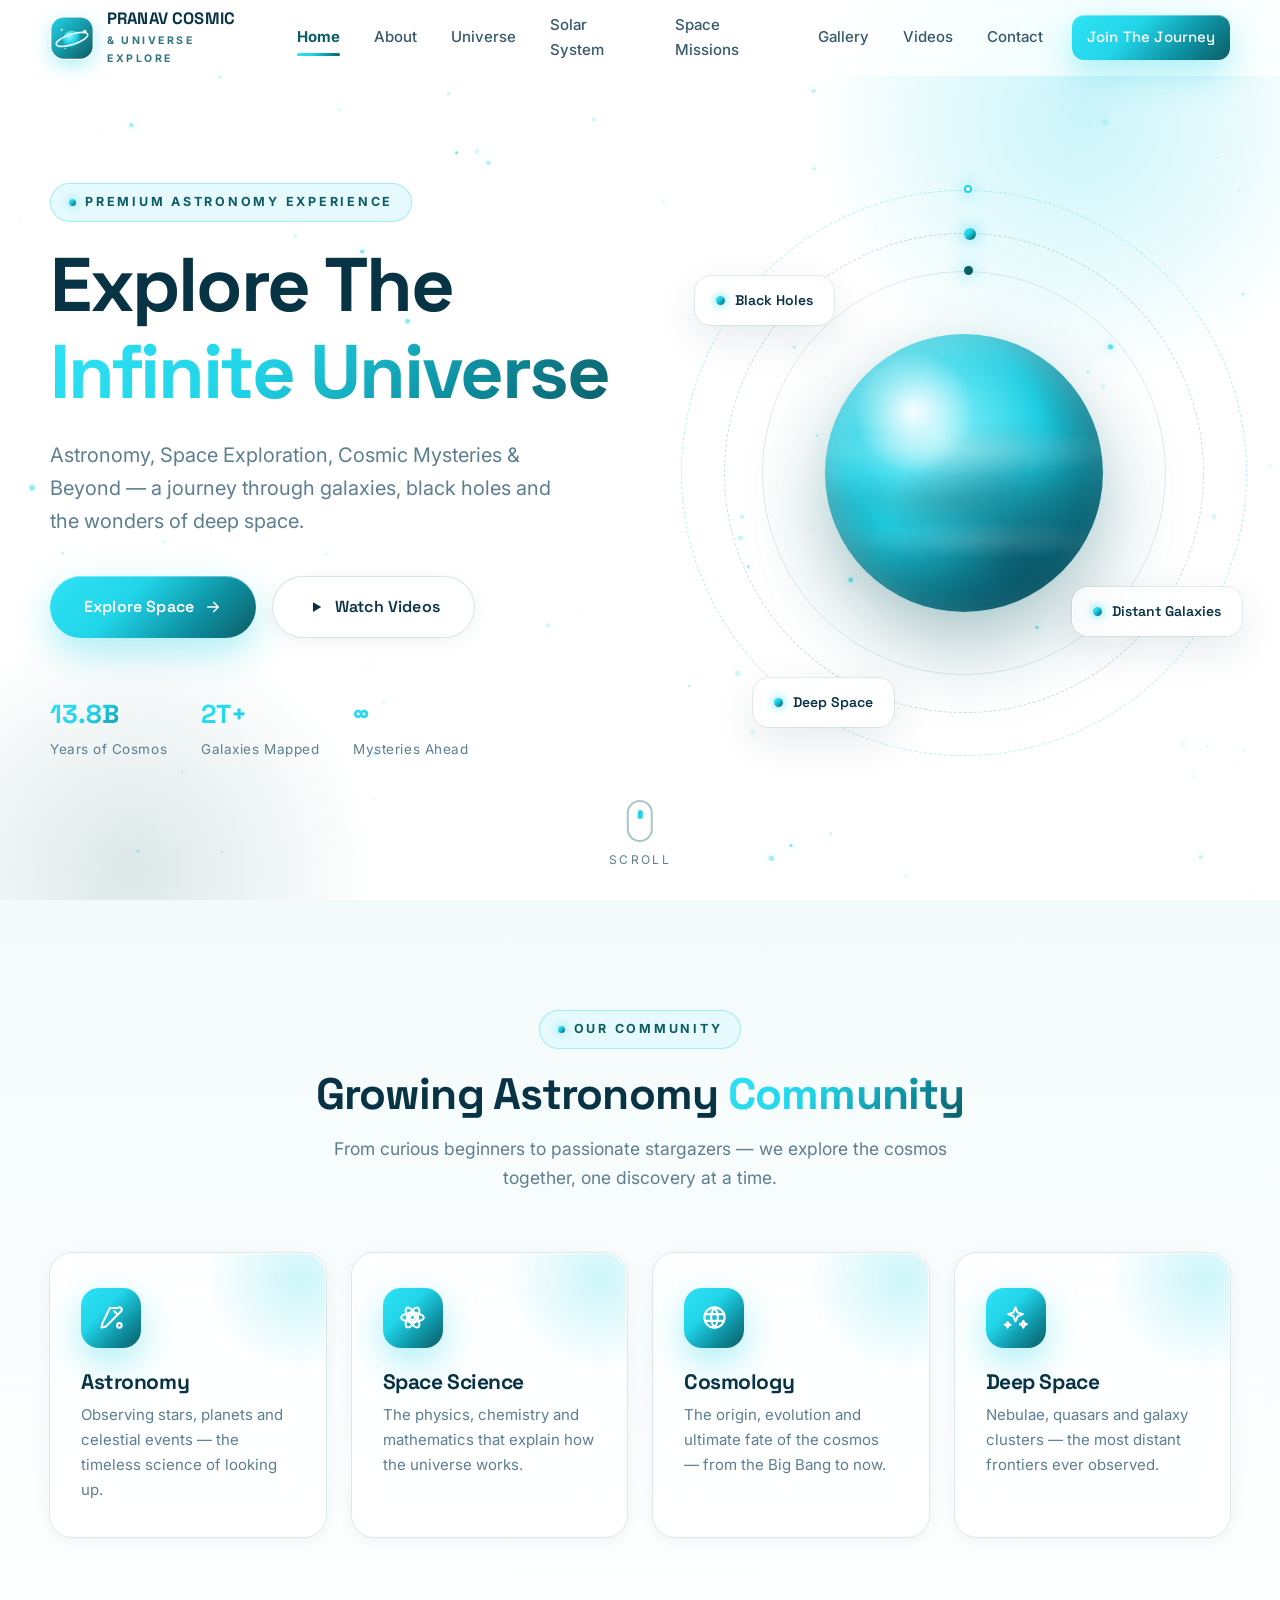
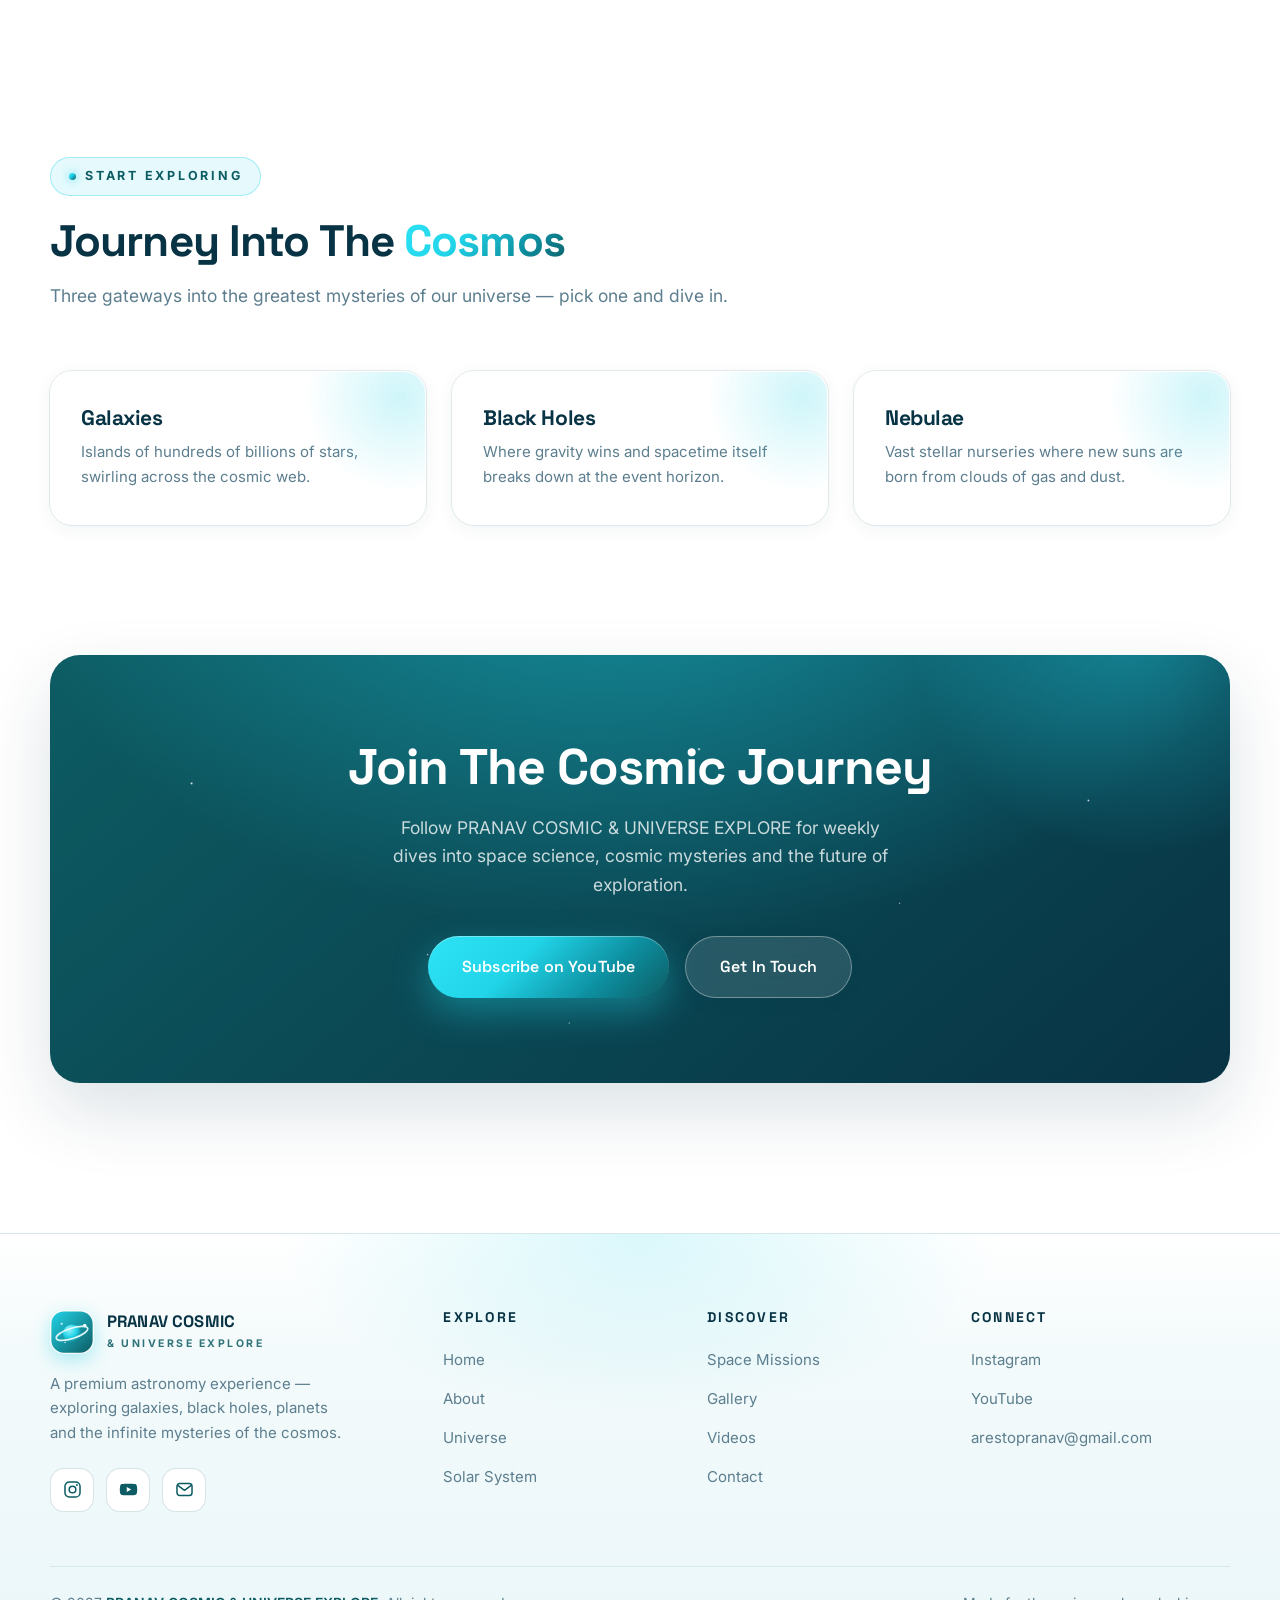
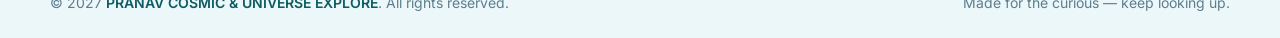
<file: app/index.html>
<!DOCTYPE html>
<html lang="en">
<head>
  <meta charset="UTF-8" />
  <meta name="viewport" content="width=device-width, initial-scale=1.0" />
  <title>PRANAV COSMIC &amp; UNIVERSE EXPLORE — Explore The Infinite Universe</title>
  <meta name="description" content="PRANAV COSMIC & UNIVERSE EXPLORE — a premium astronomy experience. Astronomy, space exploration, cosmic mysteries and beyond: galaxies, black holes, planets, missions and more." />
  <meta name="keywords" content="astronomy, space, universe, galaxies, black holes, planets, cosmology, space exploration" />
  <meta property="og:title" content="PRANAV COSMIC & UNIVERSE EXPLORE" />
  <meta property="og:description" content="Explore The Infinite Universe — Astronomy, Space Exploration, Cosmic Mysteries & Beyond." />
  <meta property="og:type" content="website" />
  <link rel="icon" type="image/svg+xml" href="assets/favicon.svg" />
  <link rel="preconnect" href="https://fonts.googleapis.com" />
  <link rel="preconnect" href="https://fonts.gstatic.com" crossorigin />
  <link href="https://fonts.googleapis.com/css2?family=Inter:wght@400;500;600;700&family=Space+Grotesk:wght@500;600;700&display=swap" rel="stylesheet" />
  <link rel="stylesheet" href="css/style.css" />
</head>
<body>

  <!-- Navbar -->
  <header class="navbar">
    <div class="container nav-inner">
      <a href="index.html" class="brand" aria-label="PRANAV COSMIC home">
        <span class="brand-logo"><img src="assets/logo.svg" alt="PRANAV COSMIC logo" /></span>
        <span class="brand-text">
          <span class="brand-name">PRANAV COSMIC</span><br />
          <span class="brand-sub">&amp; Universe Explore</span>
        </span>
      </a>
      <nav class="nav-links" aria-label="Primary">
        <a href="index.html" class="active">Home</a>
        <a href="about.html">About</a>
        <a href="universe.html">Universe</a>
        <a href="solar-system.html">Solar System</a>
        <a href="missions.html">Space Missions</a>
        <a href="gallery.html">Gallery</a>
        <a href="videos.html">Videos</a>
        <a href="contact.html">Contact</a>
        <a href="contact.html" class="btn btn-primary btn-sm nav-cta">Join The Journey</a>
      </nav>
      <button class="nav-toggle" aria-label="Toggle menu" aria-expanded="false">
        <span></span><span></span><span></span>
      </button>
    </div>
  </header>
  <div class="mobile-menu">
    <a href="index.html" class="active">Home</a>
    <a href="about.html">About</a>
    <a href="universe.html">Universe</a>
    <a href="solar-system.html">Solar System</a>
    <a href="missions.html">Space Missions</a>
    <a href="gallery.html">Gallery</a>
    <a href="videos.html">Videos</a>
    <a href="contact.html">Contact</a>
    <a href="contact.html" class="btn btn-primary">Join The Cosmic Journey</a>
  </div>

  <main>
    <!-- Hero -->
    <section class="hero">
      <div class="hero-bg"><canvas id="particles" aria-hidden="true"></canvas></div>
      <div class="container hero-grid">
        <div>
          <span class="eyebrow reveal">Premium Astronomy Experience</span>
          <h1 class="reveal" data-delay="1">Explore The <span class="gradient-text">Infinite Universe</span></h1>
          <p class="hero-sub reveal" data-delay="2">Astronomy, Space Exploration, Cosmic Mysteries &amp; Beyond — a journey through galaxies, black holes and the wonders of deep space.</p>
          <div class="hero-actions reveal" data-delay="3">
            <a href="universe.html" class="btn btn-primary">Explore Space
              <svg viewBox="0 0 24 24" fill="none" stroke="currentColor" stroke-width="2.2" stroke-linecap="round" stroke-linejoin="round"><path d="M5 12h14M13 6l6 6-6 6"/></svg>
            </a>
            <a href="videos.html" class="btn btn-ghost">
              <svg viewBox="0 0 24 24" fill="currentColor"><path d="M8 5.5v13l11-6.5z"/></svg>
              Watch Videos</a>
          </div>
          <div class="hero-meta reveal" data-delay="4">
            <div class="meta-item"><strong class="gradient-text">13.8B</strong><span>Years of Cosmos</span></div>
            <div class="meta-item"><strong class="gradient-text">2T+</strong><span>Galaxies Mapped</span></div>
            <div class="meta-item"><strong class="gradient-text">∞</strong><span>Mysteries Ahead</span></div>
          </div>
        </div>
        <div class="hero-visual reveal" data-delay="2" aria-hidden="true">
          <div class="orbit-stage">
            <div class="orbit-glow"></div>
            <div class="orbit-ring"><span class="sat"></span></div>
            <div class="orbit-ring r2"><span class="sat"></span></div>
            <div class="orbit-ring r3"><span class="sat"></span></div>
            <div class="planet-main"></div>
            <div class="chip c1"><span class="dot"></span>Black Holes</div>
            <div class="chip c2"><span class="dot"></span>Distant Galaxies</div>
            <div class="chip c3"><span class="dot"></span>Deep Space</div>
          </div>
        </div>
      </div>
      <div class="scroll-hint" aria-hidden="true"><div class="mouse"></div>Scroll</div>
    </section>

    <!-- Trust / Community -->
    <section class="section section-tint">
      <div class="container">
        <div class="section-head reveal">
          <span class="eyebrow">Our Community</span>
          <h2>Growing Astronomy <span class="gradient-text">Community</span></h2>
          <p>From curious beginners to passionate stargazers — we explore the cosmos together, one discovery at a time.</p>
        </div>
        <div class="grid-4">
          <article class="topic-card reveal">
            <div class="topic-icon"><svg viewBox="0 0 24 24" fill="none" stroke="currentColor" stroke-width="1.8" stroke-linecap="round" stroke-linejoin="round"><path d="M10.5 3.5 4 17l-1 4 4-1L20.5 6.5a2.1 2.1 0 0 0-3-3z"/><path d="m14.5 6.5 3 3"/><circle cx="19" cy="19" r="2"/></svg></div>
            <h3>Astronomy</h3>
            <p>Observing stars, planets and celestial events — the timeless science of looking up.</p>
          </article>
          <article class="topic-card reveal" data-delay="1">
            <div class="topic-icon"><svg viewBox="0 0 24 24" fill="none" stroke="currentColor" stroke-width="1.8" stroke-linecap="round" stroke-linejoin="round"><circle cx="12" cy="12" r="2.2"/><ellipse cx="12" cy="12" rx="10" ry="4"/><ellipse cx="12" cy="12" rx="10" ry="4" transform="rotate(60 12 12)"/><ellipse cx="12" cy="12" rx="10" ry="4" transform="rotate(120 12 12)"/></svg></div>
            <h3>Space Science</h3>
            <p>The physics, chemistry and mathematics that explain how the universe works.</p>
          </article>
          <article class="topic-card reveal" data-delay="2">
            <div class="topic-icon"><svg viewBox="0 0 24 24" fill="none" stroke="currentColor" stroke-width="1.8" stroke-linecap="round" stroke-linejoin="round"><circle cx="12" cy="12" r="9"/><path d="M3.5 9h17M3.5 15h17M12 3a15 15 0 0 1 0 18M12 3a15 15 0 0 0 0 18"/></svg></div>
            <h3>Cosmology</h3>
            <p>The origin, evolution and ultimate fate of the cosmos — from the Big Bang to now.</p>
          </article>
          <article class="topic-card reveal" data-delay="3">
            <div class="topic-icon"><svg viewBox="0 0 24 24" fill="none" stroke="currentColor" stroke-width="1.8" stroke-linecap="round" stroke-linejoin="round"><path d="M12 3l1.9 4.6L18.5 9l-4.6 1.9L12 15.5l-1.9-4.6L5.5 9l4.6-1.4z"/><path d="M19 15l.9 2.1L22 18l-2.1.9L19 21l-.9-2.1L16 18l2.1-.9z"/><path d="M5 16l.7 1.8L7.5 18.5l-1.8.7L5 21l-.7-1.8L2.5 18.5l1.8-.7z"/></svg></div>
            <h3>Deep Space</h3>
            <p>Nebulae, quasars and galaxy clusters — the most distant frontiers ever observed.</p>
          </article>
        </div>
      </div>
    </section>

    <!-- Popular topics preview -->
    <section class="section">
      <div class="container">
        <div class="section-head left reveal">
          <span class="eyebrow">Start Exploring</span>
          <h2>Journey Into The <span class="gradient-text">Cosmos</span></h2>
          <p>Three gateways into the greatest mysteries of our universe — pick one and dive in.</p>
        </div>
        <div class="grid-3">
          <a href="universe.html" class="topic-card reveal">
            <div class="uni-art cosmic-art art-galaxies"></div>
            <h3>Galaxies</h3>
            <p>Islands of hundreds of billions of stars, swirling across the cosmic web.</p>
          </a>
          <a href="universe.html" class="topic-card reveal" data-delay="1">
            <div class="uni-art cosmic-art art-blackholes"></div>
            <h3>Black Holes</h3>
            <p>Where gravity wins and spacetime itself breaks down at the event horizon.</p>
          </a>
          <a href="universe.html" class="topic-card reveal" data-delay="2">
            <div class="uni-art cosmic-art art-nebulae"></div>
            <h3>Nebulae</h3>
            <p>Vast stellar nurseries where new suns are born from clouds of gas and dust.</p>
          </a>
        </div>
      </div>
    </section>

    <!-- CTA -->
    <section class="section" style="padding-top: 20px;">
      <div class="container">
        <div class="cta-banner reveal">
          <h2>Join The Cosmic Journey</h2>
          <p>Follow PRANAV COSMIC &amp; UNIVERSE EXPLORE for weekly dives into space science, cosmic mysteries and the future of exploration.</p>
          <div class="cta-actions">
            <a href="https://youtube.com/@aetheriaceleste" target="_blank" rel="noopener" class="btn btn-primary">Subscribe on YouTube</a>
            <a href="contact.html" class="btn btn-ghost">Get In Touch</a>
          </div>
        </div>
      </div>
    </section>
  </main>

  <!-- Footer -->
  <footer class="footer">
    <div class="container footer-grid">
      <div class="footer-brand">
        <a href="index.html" class="brand">
          <span class="brand-logo"><img src="assets/logo.svg" alt="PRANAV COSMIC logo" /></span>
          <span class="brand-text">
            <span class="brand-name">PRANAV COSMIC</span><br />
            <span class="brand-sub">&amp; Universe Explore</span>
          </span>
        </a>
        <p>A premium astronomy experience — exploring galaxies, black holes, planets and the infinite mysteries of the cosmos.</p>
        <div class="socials">
          <a href="https://www.instagram.com/arestopranav_.0p" target="_blank" rel="noopener" aria-label="Instagram">
            <svg viewBox="0 0 24 24" fill="none" stroke="currentColor" stroke-width="1.9" stroke-linecap="round" stroke-linejoin="round"><rect x="2.5" y="2.5" width="19" height="19" rx="5.5"/><circle cx="12" cy="12" r="4.2"/><circle cx="17.6" cy="6.4" r="1.2" fill="currentColor" stroke="none"/></svg>
          </a>
          <a href="https://youtube.com/@aetheriaceleste" target="_blank" rel="noopener" aria-label="YouTube">
            <svg viewBox="0 0 24 24" fill="currentColor"><path d="M22.5 7.2a2.8 2.8 0 0 0-2-2C18.9 4.8 12 4.8 12 4.8s-6.9 0-8.5.4a2.8 2.8 0 0 0-2 2A29 29 0 0 0 1 12a29 29 0 0 0 .5 4.8 2.8 2.8 0 0 0 2 2c1.6.4 8.5.4 8.5.4s6.9 0 8.5-.4a2.8 2.8 0 0 0 2-2A29 29 0 0 0 23 12a29 29 0 0 0-.5-4.8zM9.8 15.1V8.9L15.4 12z"/></svg>
          </a>
          <a href="mailto:arestopranav@gmail.com" aria-label="Email">
            <svg viewBox="0 0 24 24" fill="none" stroke="currentColor" stroke-width="1.9" stroke-linecap="round" stroke-linejoin="round"><rect x="2.5" y="4.5" width="19" height="15" rx="3.5"/><path d="m4 7 8 6 8-6"/></svg>
          </a>
        </div>
      </div>
      <div class="footer-col">
        <h4>Explore</h4>
        <ul>
          <li><a href="index.html">Home</a></li>
          <li><a href="about.html">About</a></li>
          <li><a href="universe.html">Universe</a></li>
          <li><a href="solar-system.html">Solar System</a></li>
        </ul>
      </div>
      <div class="footer-col">
        <h4>Discover</h4>
        <ul>
          <li><a href="missions.html">Space Missions</a></li>
          <li><a href="gallery.html">Gallery</a></li>
          <li><a href="videos.html">Videos</a></li>
          <li><a href="contact.html">Contact</a></li>
        </ul>
      </div>
      <div class="footer-col">
        <h4>Connect</h4>
        <ul>
          <li><a href="https://www.instagram.com/arestopranav_.0p" target="_blank" rel="noopener">Instagram</a></li>
          <li><a href="https://youtube.com/@aetheriaceleste" target="_blank" rel="noopener">YouTube</a></li>
          <li><a href="mailto:arestopranav@gmail.com">arestopranav@gmail.com</a></li>
        </ul>
      </div>
    </div>
    <div class="container footer-bottom">
      <span>© 2027 <strong>PRANAV COSMIC &amp; UNIVERSE EXPLORE</strong>. All rights reserved.</span>
      <span>Made for the curious — keep looking up.</span>
    </div>
  </footer>

  <script src="js/main.js"></script>
</body>
</html>
</file>
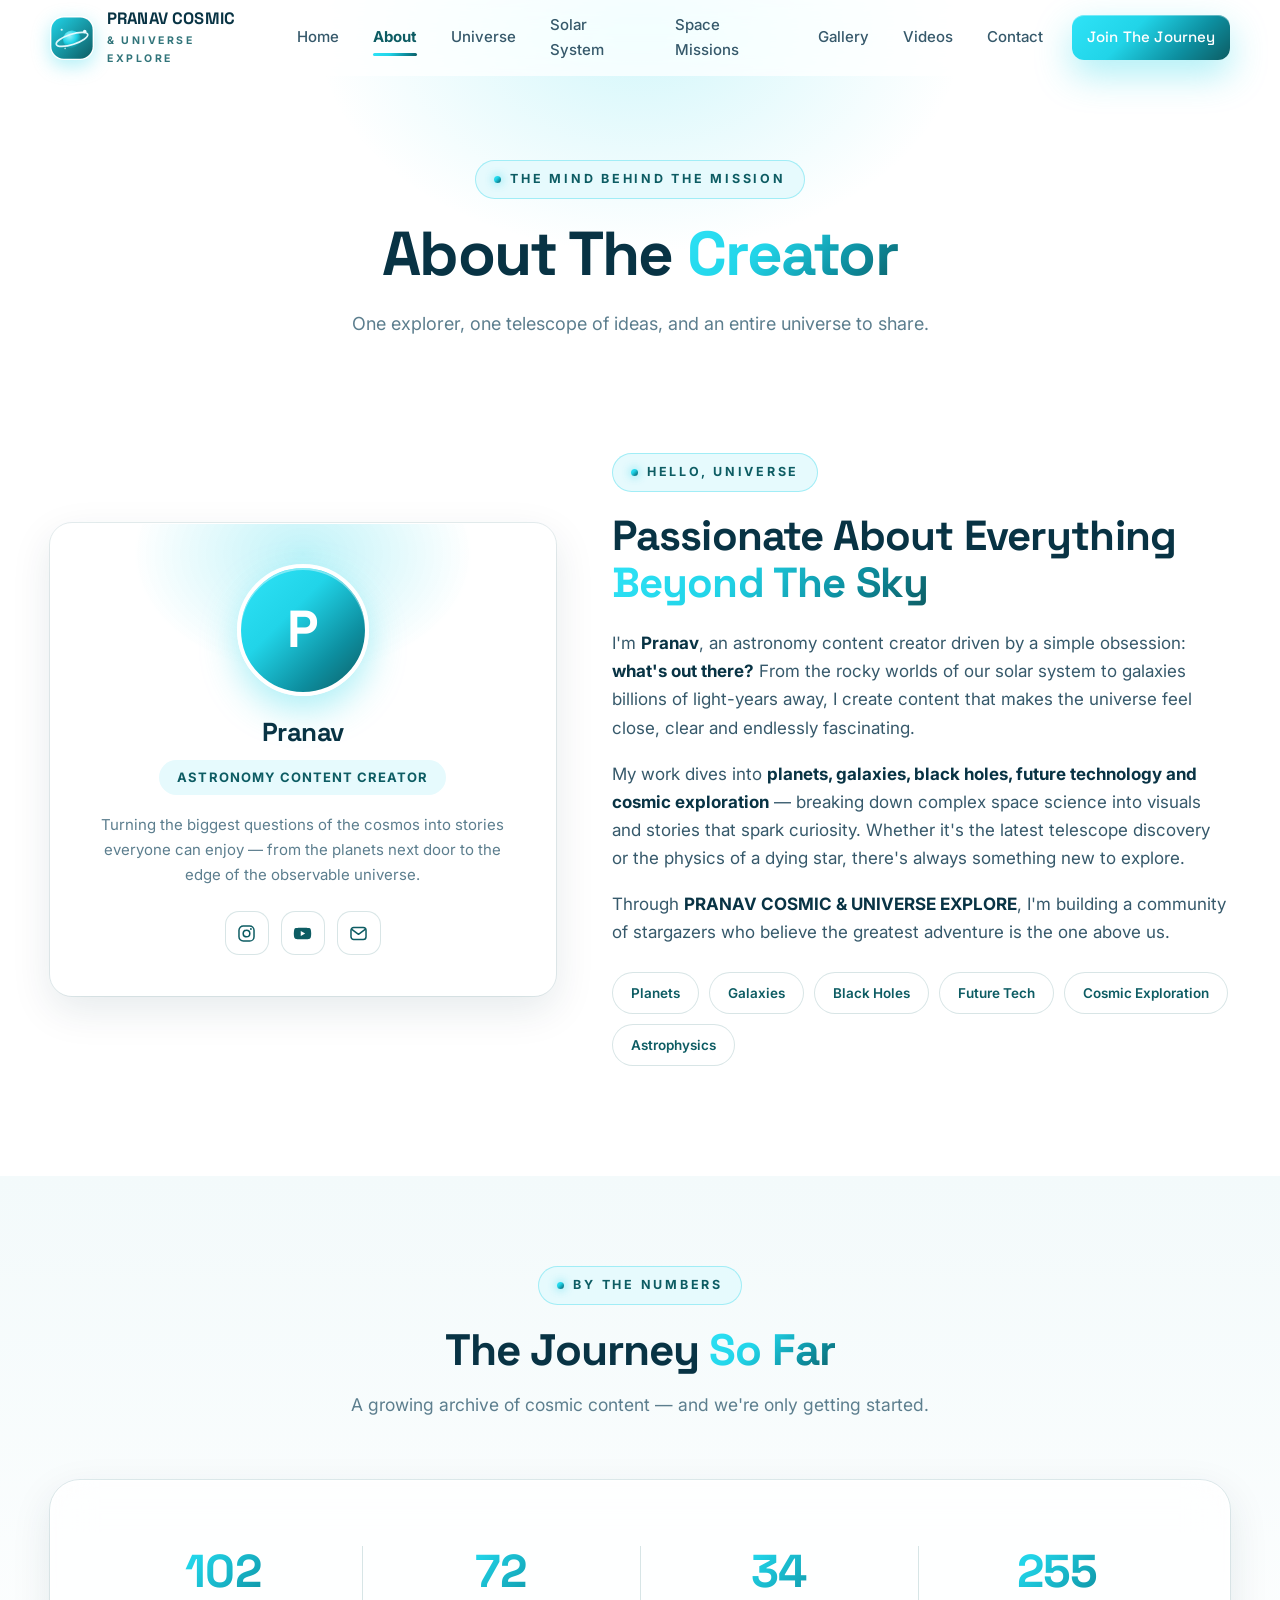
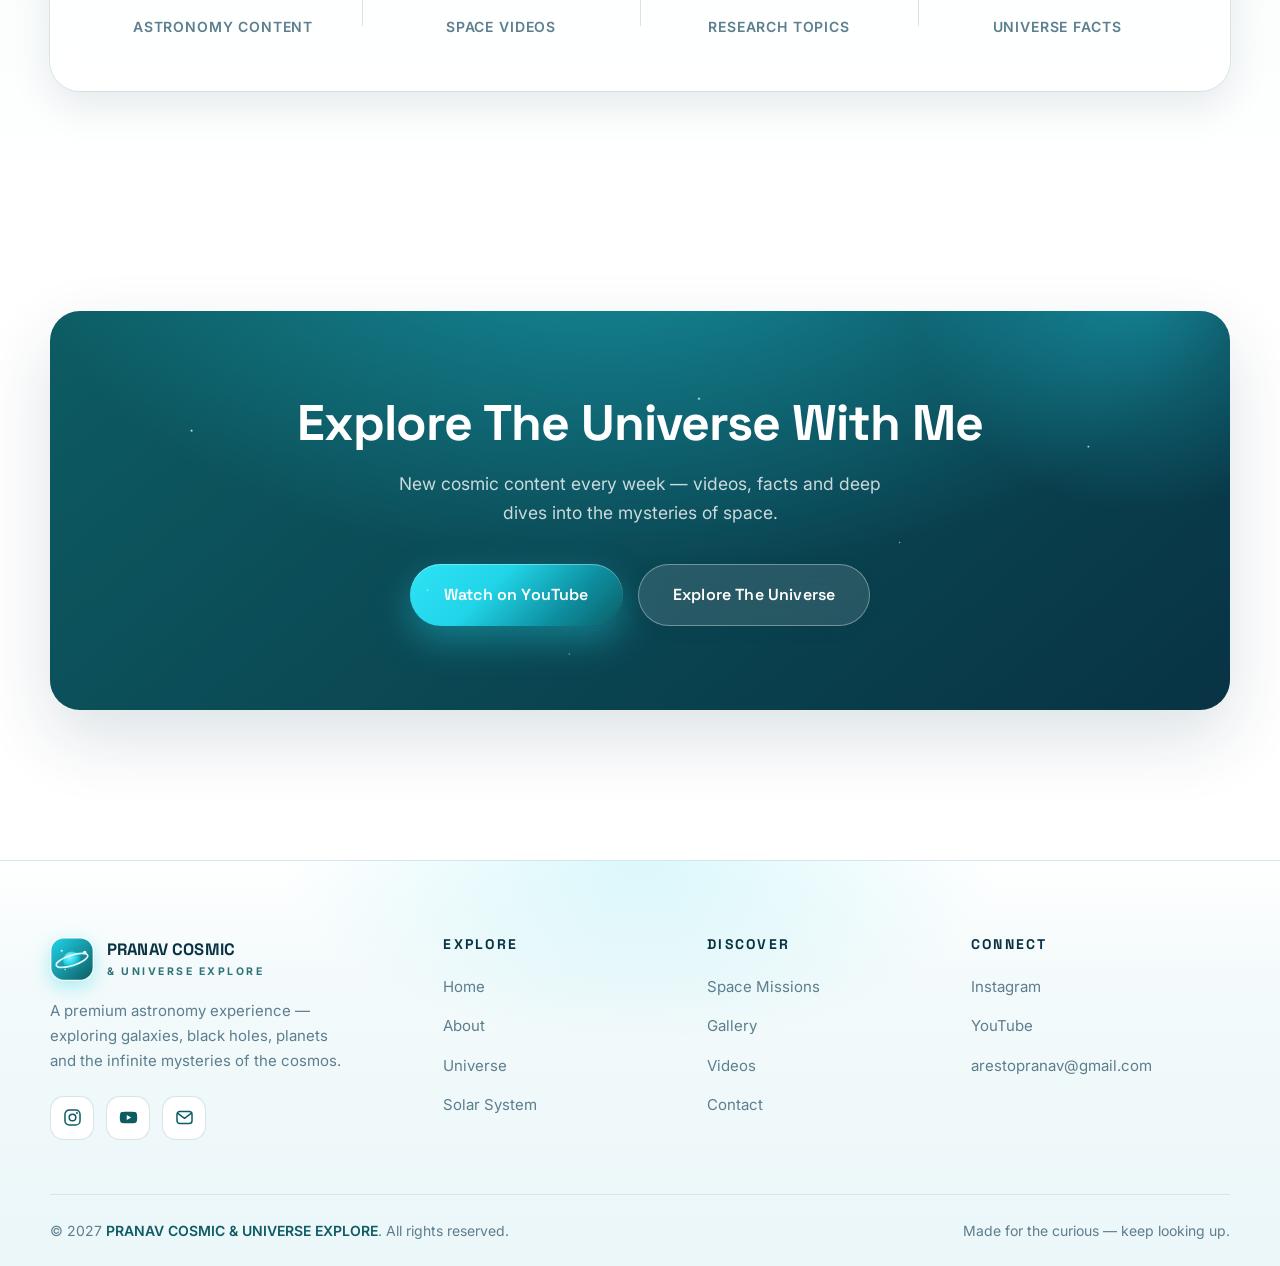
<file: app/about.html>
<!DOCTYPE html>
<html lang="en">
<head>
  <meta charset="UTF-8" />
  <meta name="viewport" content="width=device-width, initial-scale=1.0" />
  <title>About The Creator — PRANAV COSMIC &amp; UNIVERSE EXPLORE</title>
  <meta name="description" content="Meet Pranav — an astronomy content creator passionate about space, planets, galaxies, black holes, future technology and cosmic exploration." />
  <link rel="icon" type="image/svg+xml" href="assets/favicon.svg" />
  <link rel="preconnect" href="https://fonts.googleapis.com" />
  <link rel="preconnect" href="https://fonts.gstatic.com" crossorigin />
  <link href="https://fonts.googleapis.com/css2?family=Inter:wght@400;500;600;700&family=Space+Grotesk:wght@500;600;700&display=swap" rel="stylesheet" />
  <link rel="stylesheet" href="css/style.css" />
</head>
<body>

  <header class="navbar">
    <div class="container nav-inner">
      <a href="index.html" class="brand" aria-label="PRANAV COSMIC home">
        <span class="brand-logo"><img src="assets/logo.svg" alt="PRANAV COSMIC logo" /></span>
        <span class="brand-text">
          <span class="brand-name">PRANAV COSMIC</span><br />
          <span class="brand-sub">&amp; Universe Explore</span>
        </span>
      </a>
      <nav class="nav-links" aria-label="Primary">
        <a href="index.html">Home</a>
        <a href="about.html" class="active">About</a>
        <a href="universe.html">Universe</a>
        <a href="solar-system.html">Solar System</a>
        <a href="missions.html">Space Missions</a>
        <a href="gallery.html">Gallery</a>
        <a href="videos.html">Videos</a>
        <a href="contact.html">Contact</a>
        <a href="contact.html" class="btn btn-primary btn-sm nav-cta">Join The Journey</a>
      </nav>
      <button class="nav-toggle" aria-label="Toggle menu" aria-expanded="false">
        <span></span><span></span><span></span>
      </button>
    </div>
  </header>
  <div class="mobile-menu">
    <a href="index.html">Home</a>
    <a href="about.html" class="active">About</a>
    <a href="universe.html">Universe</a>
    <a href="solar-system.html">Solar System</a>
    <a href="missions.html">Space Missions</a>
    <a href="gallery.html">Gallery</a>
    <a href="videos.html">Videos</a>
    <a href="contact.html">Contact</a>
    <a href="contact.html" class="btn btn-primary">Join The Cosmic Journey</a>
  </div>

  <main>
    <section class="page-hero">
      <div class="container">
        <span class="eyebrow reveal">The Mind Behind The Mission</span>
        <h1 class="reveal" data-delay="1">About The <span class="gradient-text">Creator</span></h1>
        <p class="reveal" data-delay="2">One explorer, one telescope of ideas, and an entire universe to share.</p>
      </div>
    </section>

    <section class="section" style="padding-top: 30px;">
      <div class="container about-grid">
        <div class="profile-card glass-card reveal">
          <div class="profile-avatar">P</div>
          <h3>Pranav</h3>
          <span class="profile-role">Astronomy Content Creator</span>
          <p>Turning the biggest questions of the cosmos into stories everyone can enjoy — from the planets next door to the edge of the observable universe.</p>
          <div class="profile-socials socials">
            <a href="https://www.instagram.com/arestopranav_.0p" target="_blank" rel="noopener" aria-label="Instagram">
              <svg viewBox="0 0 24 24" fill="none" stroke="currentColor" stroke-width="1.9" stroke-linecap="round" stroke-linejoin="round"><rect x="2.5" y="2.5" width="19" height="19" rx="5.5"/><circle cx="12" cy="12" r="4.2"/><circle cx="17.6" cy="6.4" r="1.2" fill="currentColor" stroke="none"/></svg>
            </a>
            <a href="https://youtube.com/@aetheriaceleste" target="_blank" rel="noopener" aria-label="YouTube">
              <svg viewBox="0 0 24 24" fill="currentColor"><path d="M22.5 7.2a2.8 2.8 0 0 0-2-2C18.9 4.8 12 4.8 12 4.8s-6.9 0-8.5.4a2.8 2.8 0 0 0-2 2A29 29 0 0 0 1 12a29 29 0 0 0 .5 4.8 2.8 2.8 0 0 0 2 2c1.6.4 8.5.4 8.5.4s6.9 0 8.5-.4a2.8 2.8 0 0 0 2-2A29 29 0 0 0 23 12a29 29 0 0 0-.5-4.8zM9.8 15.1V8.9L15.4 12z"/></svg>
            </a>
            <a href="mailto:arestopranav@gmail.com" aria-label="Email">
              <svg viewBox="0 0 24 24" fill="none" stroke="currentColor" stroke-width="1.9" stroke-linecap="round" stroke-linejoin="round"><rect x="2.5" y="4.5" width="19" height="15" rx="3.5"/><path d="m4 7 8 6 8-6"/></svg>
            </a>
          </div>
        </div>
        <div class="about-copy reveal" data-delay="1">
          <span class="eyebrow">Hello, Universe</span>
          <h2>Passionate About Everything <span class="gradient-text">Beyond The Sky</span></h2>
          <p>I'm <strong>Pranav</strong>, an astronomy content creator driven by a simple obsession: <strong>what's out there?</strong> From the rocky worlds of our solar system to galaxies billions of light-years away, I create content that makes the universe feel close, clear and endlessly fascinating.</p>
          <p>My work dives into <strong>planets, galaxies, black holes, future technology and cosmic exploration</strong> — breaking down complex space science into visuals and stories that spark curiosity. Whether it's the latest telescope discovery or the physics of a dying star, there's always something new to explore.</p>
          <p>Through <strong>PRANAV COSMIC &amp; UNIVERSE EXPLORE</strong>, I'm building a community of stargazers who believe the greatest adventure is the one above us.</p>
          <div class="passion-tags">
            <span>Planets</span><span>Galaxies</span><span>Black Holes</span><span>Future Tech</span><span>Cosmic Exploration</span><span>Astrophysics</span>
          </div>
        </div>
      </div>
    </section>

    <section class="section section-tint" style="padding-top: 90px;">
      <div class="container">
        <div class="section-head reveal">
          <span class="eyebrow">By The Numbers</span>
          <h2>The Journey <span class="gradient-text">So Far</span></h2>
          <p>A growing archive of cosmic content — and we're only getting started.</p>
        </div>
        <div class="stats-band reveal">
          <div class="stat"><div class="stat-num" data-count="120">0</div><div class="stat-label">Astronomy Content</div></div>
          <div class="stat"><div class="stat-num" data-count="85">0</div><div class="stat-label">Space Videos</div></div>
          <div class="stat"><div class="stat-num" data-count="40">0</div><div class="stat-label">Research Topics</div></div>
          <div class="stat"><div class="stat-num" data-count="300">0</div><div class="stat-label">Universe Facts</div></div>
        </div>
      </div>
    </section>

    <section class="section">
      <div class="container">
        <div class="cta-banner reveal">
          <h2>Explore The Universe With Me</h2>
          <p>New cosmic content every week — videos, facts and deep dives into the mysteries of space.</p>
          <div class="cta-actions">
            <a href="https://youtube.com/@aetheriaceleste" target="_blank" rel="noopener" class="btn btn-primary">Watch on YouTube</a>
            <a href="universe.html" class="btn btn-ghost">Explore The Universe</a>
          </div>
        </div>
      </div>
    </section>
  </main>

  <footer class="footer">
    <div class="container footer-grid">
      <div class="footer-brand">
        <a href="index.html" class="brand">
          <span class="brand-logo"><img src="assets/logo.svg" alt="PRANAV COSMIC logo" /></span>
          <span class="brand-text">
            <span class="brand-name">PRANAV COSMIC</span><br />
            <span class="brand-sub">&amp; Universe Explore</span>
          </span>
        </a>
        <p>A premium astronomy experience — exploring galaxies, black holes, planets and the infinite mysteries of the cosmos.</p>
        <div class="socials">
          <a href="https://www.instagram.com/arestopranav_.0p" target="_blank" rel="noopener" aria-label="Instagram">
            <svg viewBox="0 0 24 24" fill="none" stroke="currentColor" stroke-width="1.9" stroke-linecap="round" stroke-linejoin="round"><rect x="2.5" y="2.5" width="19" height="19" rx="5.5"/><circle cx="12" cy="12" r="4.2"/><circle cx="17.6" cy="6.4" r="1.2" fill="currentColor" stroke="none"/></svg>
          </a>
          <a href="https://youtube.com/@aetheriaceleste" target="_blank" rel="noopener" aria-label="YouTube">
            <svg viewBox="0 0 24 24" fill="currentColor"><path d="M22.5 7.2a2.8 2.8 0 0 0-2-2C18.9 4.8 12 4.8 12 4.8s-6.9 0-8.5.4a2.8 2.8 0 0 0-2 2A29 29 0 0 0 1 12a29 29 0 0 0 .5 4.8 2.8 2.8 0 0 0 2 2c1.6.4 8.5.4 8.5.4s6.9 0 8.5-.4a2.8 2.8 0 0 0 2-2A29 29 0 0 0 23 12a29 29 0 0 0-.5-4.8zM9.8 15.1V8.9L15.4 12z"/></svg>
          </a>
          <a href="mailto:arestopranav@gmail.com" aria-label="Email">
            <svg viewBox="0 0 24 24" fill="none" stroke="currentColor" stroke-width="1.9" stroke-linecap="round" stroke-linejoin="round"><rect x="2.5" y="4.5" width="19" height="15" rx="3.5"/><path d="m4 7 8 6 8-6"/></svg>
          </a>
        </div>
      </div>
      <div class="footer-col">
        <h4>Explore</h4>
        <ul>
          <li><a href="index.html">Home</a></li>
          <li><a href="about.html">About</a></li>
          <li><a href="universe.html">Universe</a></li>
          <li><a href="solar-system.html">Solar System</a></li>
        </ul>
      </div>
      <div class="footer-col">
        <h4>Discover</h4>
        <ul>
          <li><a href="missions.html">Space Missions</a></li>
          <li><a href="gallery.html">Gallery</a></li>
          <li><a href="videos.html">Videos</a></li>
          <li><a href="contact.html">Contact</a></li>
        </ul>
      </div>
      <div class="footer-col">
        <h4>Connect</h4>
        <ul>
          <li><a href="https://www.instagram.com/arestopranav_.0p" target="_blank" rel="noopener">Instagram</a></li>
          <li><a href="https://youtube.com/@aetheriaceleste" target="_blank" rel="noopener">YouTube</a></li>
          <li><a href="mailto:arestopranav@gmail.com">arestopranav@gmail.com</a></li>
        </ul>
      </div>
    </div>
    <div class="container footer-bottom">
      <span>© 2027 <strong>PRANAV COSMIC &amp; UNIVERSE EXPLORE</strong>. All rights reserved.</span>
      <span>Made for the curious — keep looking up.</span>
    </div>
  </footer>

  <script src="js/main.js"></script>
</body>
</html>
</file>
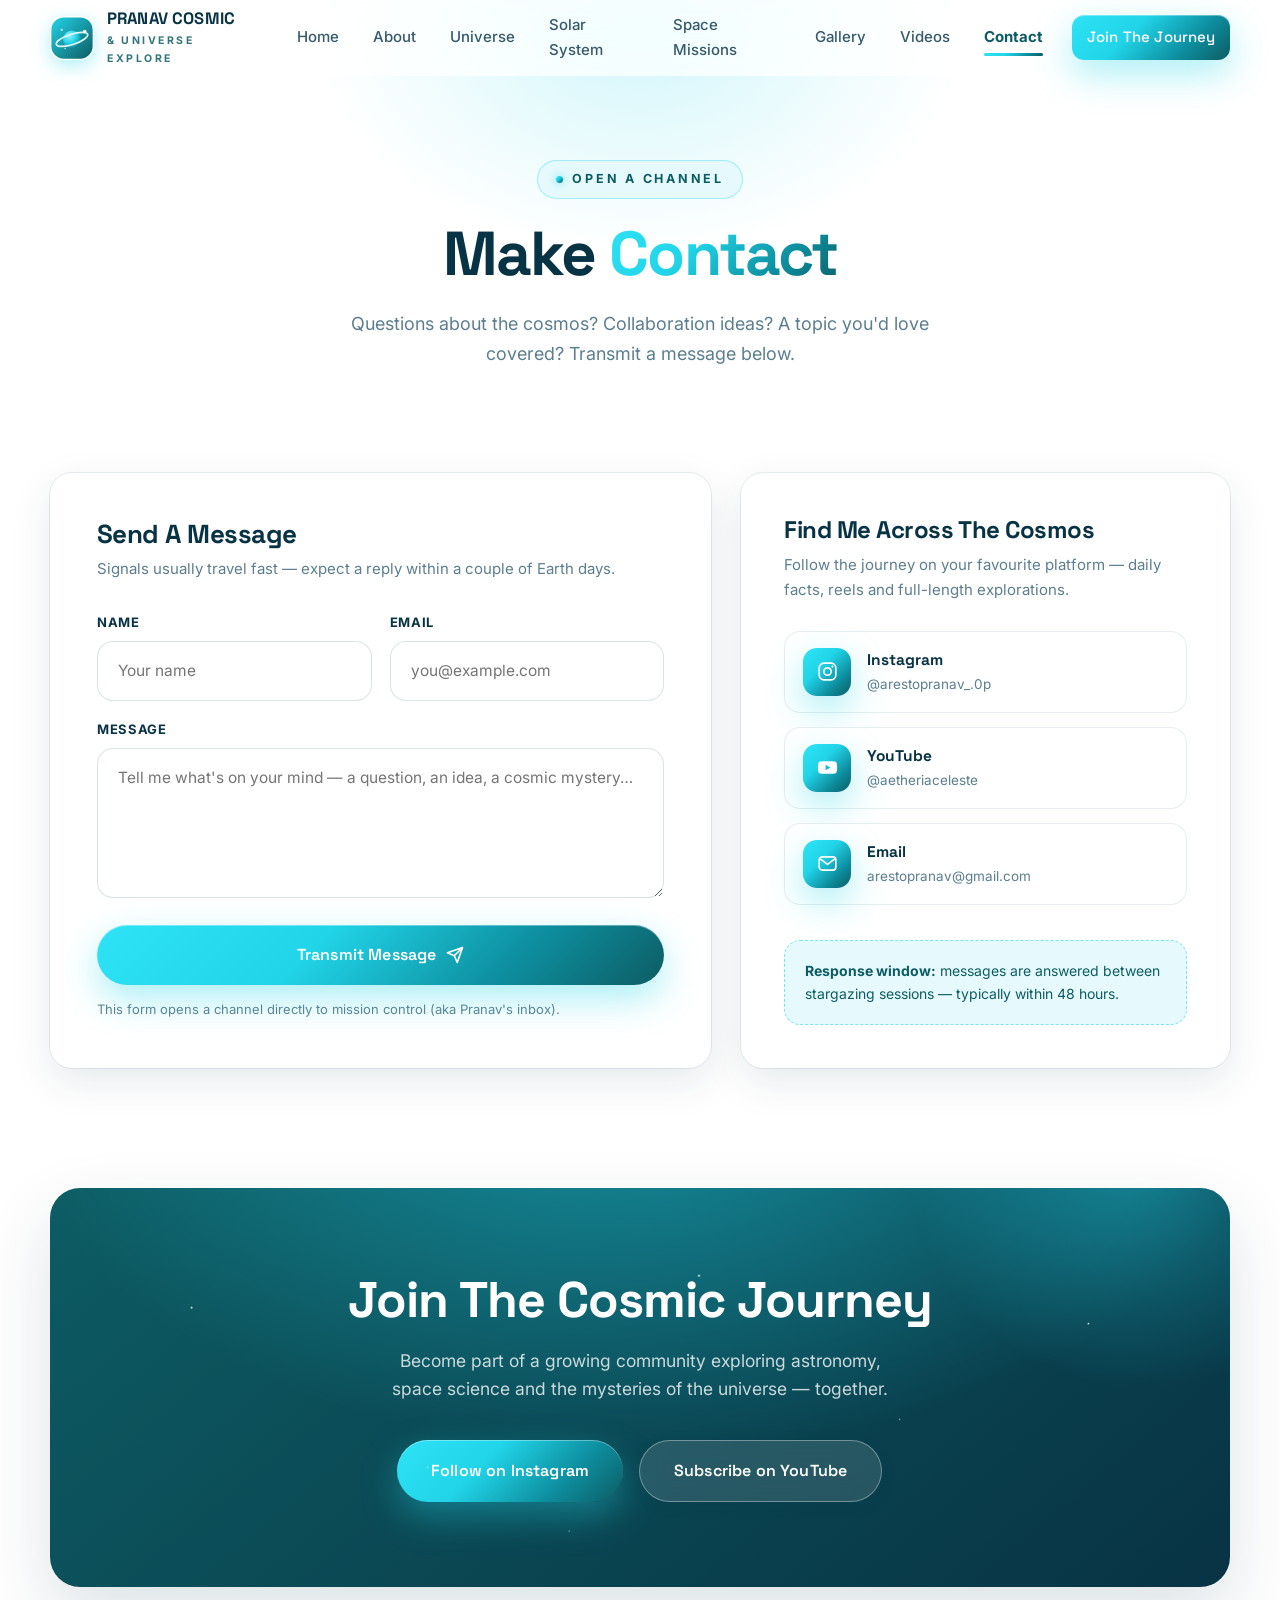
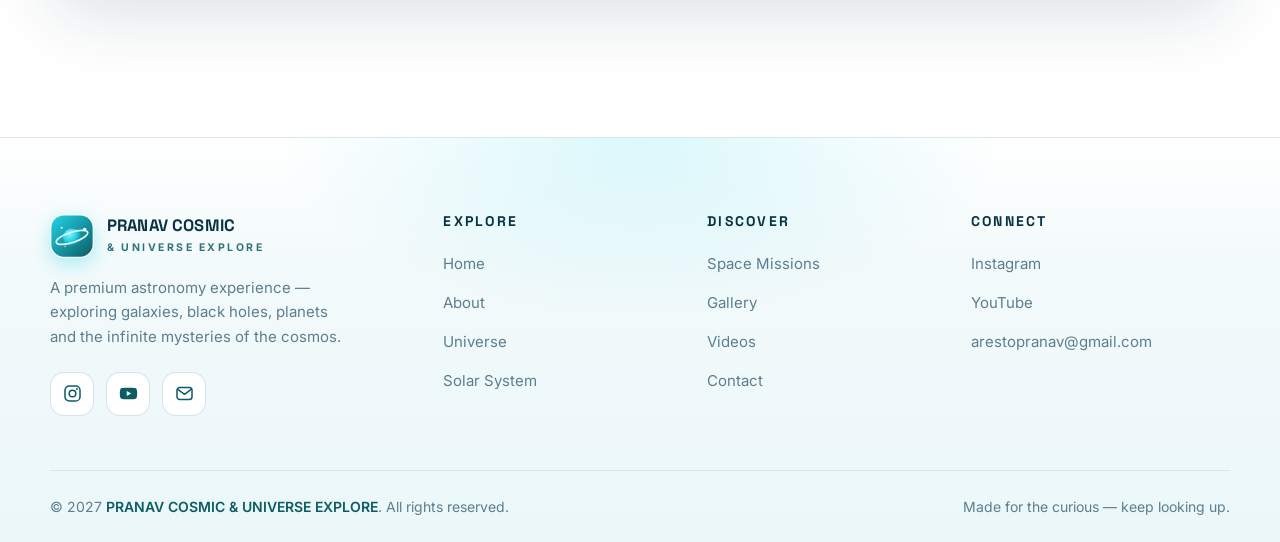
<file: app/contact.html>
<!DOCTYPE html>
<html lang="en">
<head>
  <meta charset="UTF-8" />
  <meta name="viewport" content="width=device-width, initial-scale=1.0" />
  <title>Contact — Join The Cosmic Journey | PRANAV COSMIC</title>
  <meta name="description" content="Get in touch with PRANAV COSMIC & UNIVERSE EXPLORE — questions, collaborations and cosmic conversations. Instagram, YouTube and email." />
  <link rel="icon" type="image/svg+xml" href="assets/favicon.svg" />
  <link rel="preconnect" href="https://fonts.googleapis.com" />
  <link rel="preconnect" href="https://fonts.gstatic.com" crossorigin />
  <link href="https://fonts.googleapis.com/css2?family=Inter:wght@400;500;600;700&family=Space+Grotesk:wght@500;600;700&display=swap" rel="stylesheet" />
  <link rel="stylesheet" href="css/style.css" />
</head>
<body>

  <header class="navbar">
    <div class="container nav-inner">
      <a href="index.html" class="brand" aria-label="PRANAV COSMIC home">
        <span class="brand-logo"><img src="assets/logo.svg" alt="PRANAV COSMIC logo" /></span>
        <span class="brand-text">
          <span class="brand-name">PRANAV COSMIC</span><br />
          <span class="brand-sub">&amp; Universe Explore</span>
        </span>
      </a>
      <nav class="nav-links" aria-label="Primary">
        <a href="index.html">Home</a>
        <a href="about.html">About</a>
        <a href="universe.html">Universe</a>
        <a href="solar-system.html">Solar System</a>
        <a href="missions.html">Space Missions</a>
        <a href="gallery.html">Gallery</a>
        <a href="videos.html">Videos</a>
        <a href="contact.html" class="active">Contact</a>
        <a href="contact.html" class="btn btn-primary btn-sm nav-cta">Join The Journey</a>
      </nav>
      <button class="nav-toggle" aria-label="Toggle menu" aria-expanded="false">
        <span></span><span></span><span></span>
      </button>
    </div>
  </header>
  <div class="mobile-menu">
    <a href="index.html">Home</a>
    <a href="about.html">About</a>
    <a href="universe.html">Universe</a>
    <a href="solar-system.html">Solar System</a>
    <a href="missions.html">Space Missions</a>
    <a href="gallery.html">Gallery</a>
    <a href="videos.html">Videos</a>
    <a href="contact.html" class="active">Contact</a>
    <a href="contact.html" class="btn btn-primary">Join The Cosmic Journey</a>
  </div>

  <main>
    <section class="page-hero">
      <div class="container">
        <span class="eyebrow reveal">Open A Channel</span>
        <h1 class="reveal" data-delay="1">Make <span class="gradient-text">Contact</span></h1>
        <p class="reveal" data-delay="2">Questions about the cosmos? Collaboration ideas? A topic you'd love covered? Transmit a message below.</p>
      </div>
    </section>

    <section class="section" style="padding-top: 20px;">
      <div class="container contact-grid">
        <div class="contact-form-card glass-card reveal">
          <h3>Send A Message</h3>
          <p>Signals usually travel fast — expect a reply within a couple of Earth days.</p>
          <form id="contact-form" novalidate>
            <div class="form-row">
              <div class="field">
                <label for="cf-name">Name</label>
                <input type="text" id="cf-name" name="name" placeholder="Your name" autocomplete="name" />
              </div>
              <div class="field">
                <label for="cf-email">Email</label>
                <input type="email" id="cf-email" name="email" placeholder="you@example.com" autocomplete="email" />
              </div>
            </div>
            <div class="field">
              <label for="cf-message">Message</label>
              <textarea id="cf-message" name="message" placeholder="Tell me what's on your mind — a question, an idea, a cosmic mystery…"></textarea>
            </div>
            <button type="submit" class="btn btn-primary" style="width:100%;">Transmit Message
              <svg viewBox="0 0 24 24" fill="none" stroke="currentColor" stroke-width="2.2" stroke-linecap="round" stroke-linejoin="round"><path d="M22 2 11 13M22 2l-7 20-4-9-9-4z"/></svg>
            </button>
            <p class="form-note">This form opens a channel directly to mission control (aka Pranav's inbox).</p>
          </form>
        </div>

        <div class="contact-info-card glass-card reveal" data-delay="1">
          <h3>Find Me Across The Cosmos</h3>
          <p>Follow the journey on your favourite platform — daily facts, reels and full-length explorations.</p>

          <a class="contact-row" href="https://www.instagram.com/arestopranav_.0p" target="_blank" rel="noopener">
            <span class="cr-icon"><svg viewBox="0 0 24 24" fill="none" stroke="currentColor" stroke-width="1.9" stroke-linecap="round" stroke-linejoin="round"><rect x="2.5" y="2.5" width="19" height="19" rx="5.5"/><circle cx="12" cy="12" r="4.2"/><circle cx="17.6" cy="6.4" r="1.2" fill="currentColor" stroke="none"/></svg></span>
            <span><strong>Instagram</strong><span>@arestopranav_.0p</span></span>
          </a>
          <a class="contact-row" href="https://youtube.com/@aetheriaceleste" target="_blank" rel="noopener">
            <span class="cr-icon"><svg viewBox="0 0 24 24" fill="currentColor"><path d="M22.5 7.2a2.8 2.8 0 0 0-2-2C18.9 4.8 12 4.8 12 4.8s-6.9 0-8.5.4a2.8 2.8 0 0 0-2 2A29 29 0 0 0 1 12a29 29 0 0 0 .5 4.8 2.8 2.8 0 0 0 2 2c1.6.4 8.5.4 8.5.4s6.9 0 8.5-.4a2.8 2.8 0 0 0 2-2A29 29 0 0 0 23 12a29 29 0 0 0-.5-4.8zM9.8 15.1V8.9L15.4 12z"/></svg></span>
            <span><strong>YouTube</strong><span>@aetheriaceleste</span></span>
          </a>
          <a class="contact-row" href="mailto:arestopranav@gmail.com">
            <span class="cr-icon"><svg viewBox="0 0 24 24" fill="none" stroke="currentColor" stroke-width="1.9" stroke-linecap="round" stroke-linejoin="round"><rect x="2.5" y="4.5" width="19" height="15" rx="3.5"/><path d="m4 7 8 6 8-6"/></svg></span>
            <span><strong>Email</strong><span>arestopranav@gmail.com</span></span>
          </a>

          <div class="contact-response">
            <strong>Response window:</strong> messages are answered between stargazing sessions — typically within 48 hours.
          </div>
        </div>
      </div>
    </section>

    <section class="section" style="padding-top: 10px;">
      <div class="container">
        <div class="cta-banner reveal">
          <h2>Join The Cosmic Journey</h2>
          <p>Become part of a growing community exploring astronomy, space science and the mysteries of the universe — together.</p>
          <div class="cta-actions">
            <a href="https://www.instagram.com/arestopranav_.0p" target="_blank" rel="noopener" class="btn btn-primary">Follow on Instagram</a>
            <a href="https://youtube.com/@aetheriaceleste" target="_blank" rel="noopener" class="btn btn-ghost">Subscribe on YouTube</a>
          </div>
        </div>
      </div>
    </section>
  </main>

  <footer class="footer">
    <div class="container footer-grid">
      <div class="footer-brand">
        <a href="index.html" class="brand">
          <span class="brand-logo"><img src="assets/logo.svg" alt="PRANAV COSMIC logo" /></span>
          <span class="brand-text">
            <span class="brand-name">PRANAV COSMIC</span><br />
            <span class="brand-sub">&amp; Universe Explore</span>
          </span>
        </a>
        <p>A premium astronomy experience — exploring galaxies, black holes, planets and the infinite mysteries of the cosmos.</p>
        <div class="socials">
          <a href="https://www.instagram.com/arestopranav_.0p" target="_blank" rel="noopener" aria-label="Instagram">
            <svg viewBox="0 0 24 24" fill="none" stroke="currentColor" stroke-width="1.9" stroke-linecap="round" stroke-linejoin="round"><rect x="2.5" y="2.5" width="19" height="19" rx="5.5"/><circle cx="12" cy="12" r="4.2"/><circle cx="17.6" cy="6.4" r="1.2" fill="currentColor" stroke="none"/></svg>
          </a>
          <a href="https://youtube.com/@aetheriaceleste" target="_blank" rel="noopener" aria-label="YouTube">
            <svg viewBox="0 0 24 24" fill="currentColor"><path d="M22.5 7.2a2.8 2.8 0 0 0-2-2C18.9 4.8 12 4.8 12 4.8s-6.9 0-8.5.4a2.8 2.8 0 0 0-2 2A29 29 0 0 0 1 12a29 29 0 0 0 .5 4.8 2.8 2.8 0 0 0 2 2c1.6.4 8.5.4 8.5.4s6.9 0 8.5-.4a2.8 2.8 0 0 0 2-2A29 29 0 0 0 23 12a29 29 0 0 0-.5-4.8zM9.8 15.1V8.9L15.4 12z"/></svg>
          </a>
          <a href="mailto:arestopranav@gmail.com" aria-label="Email">
            <svg viewBox="0 0 24 24" fill="none" stroke="currentColor" stroke-width="1.9" stroke-linecap="round" stroke-linejoin="round"><rect x="2.5" y="4.5" width="19" height="15" rx="3.5"/><path d="m4 7 8 6 8-6"/></svg>
          </a>
        </div>
      </div>
      <div class="footer-col">
        <h4>Explore</h4>
        <ul>
          <li><a href="index.html">Home</a></li>
          <li><a href="about.html">About</a></li>
          <li><a href="universe.html">Universe</a></li>
          <li><a href="solar-system.html">Solar System</a></li>
        </ul>
      </div>
      <div class="footer-col">
        <h4>Discover</h4>
        <ul>
          <li><a href="missions.html">Space Missions</a></li>
          <li><a href="gallery.html">Gallery</a></li>
          <li><a href="videos.html">Videos</a></li>
          <li><a href="contact.html">Contact</a></li>
        </ul>
      </div>
      <div class="footer-col">
        <h4>Connect</h4>
        <ul>
          <li><a href="https://www.instagram.com/arestopranav_.0p" target="_blank" rel="noopener">Instagram</a></li>
          <li><a href="https://youtube.com/@aetheriaceleste" target="_blank" rel="noopener">YouTube</a></li>
          <li><a href="mailto:arestopranav@gmail.com">arestopranav@gmail.com</a></li>
        </ul>
      </div>
    </div>
    <div class="container footer-bottom">
      <span>© 2027 <strong>PRANAV COSMIC &amp; UNIVERSE EXPLORE</strong>. All rights reserved.</span>
      <span>Made for the curious — keep looking up.</span>
    </div>
  </footer>

  <script src="js/main.js"></script>
</body>
</html>
</file>
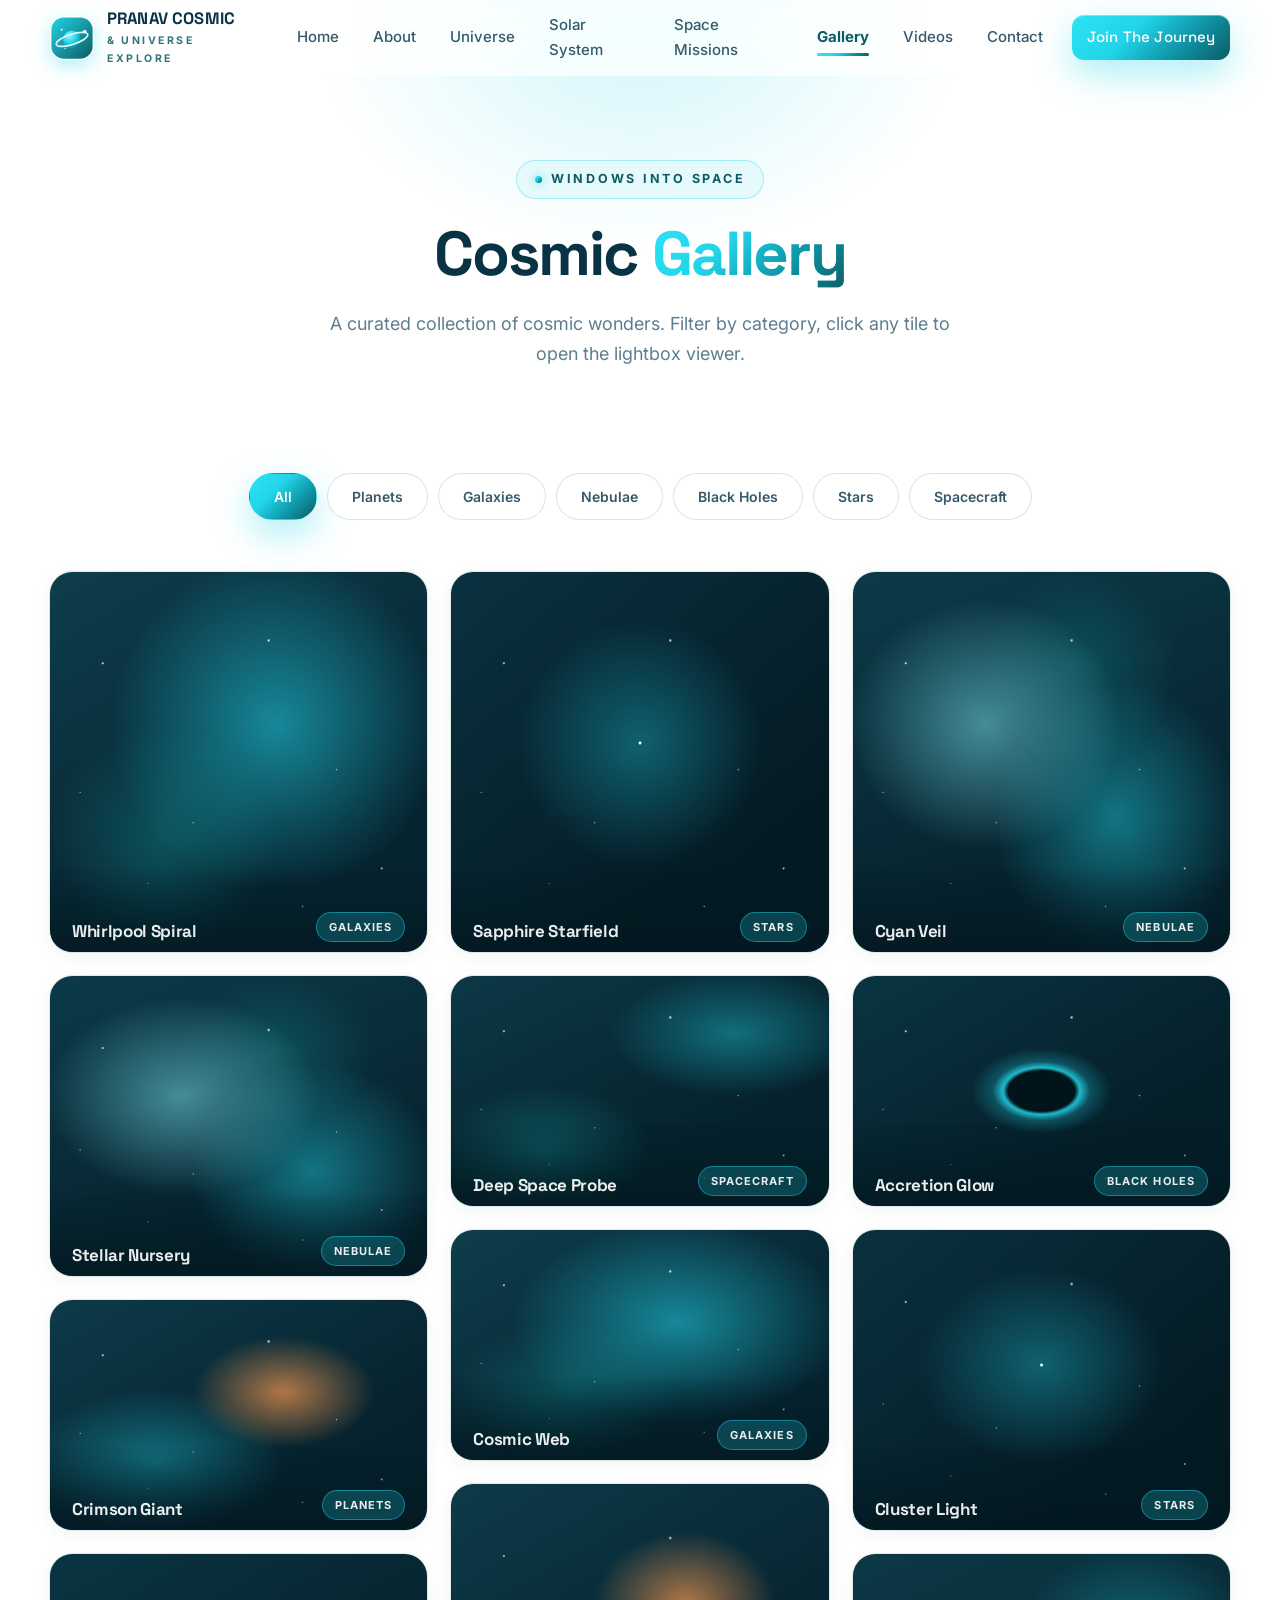
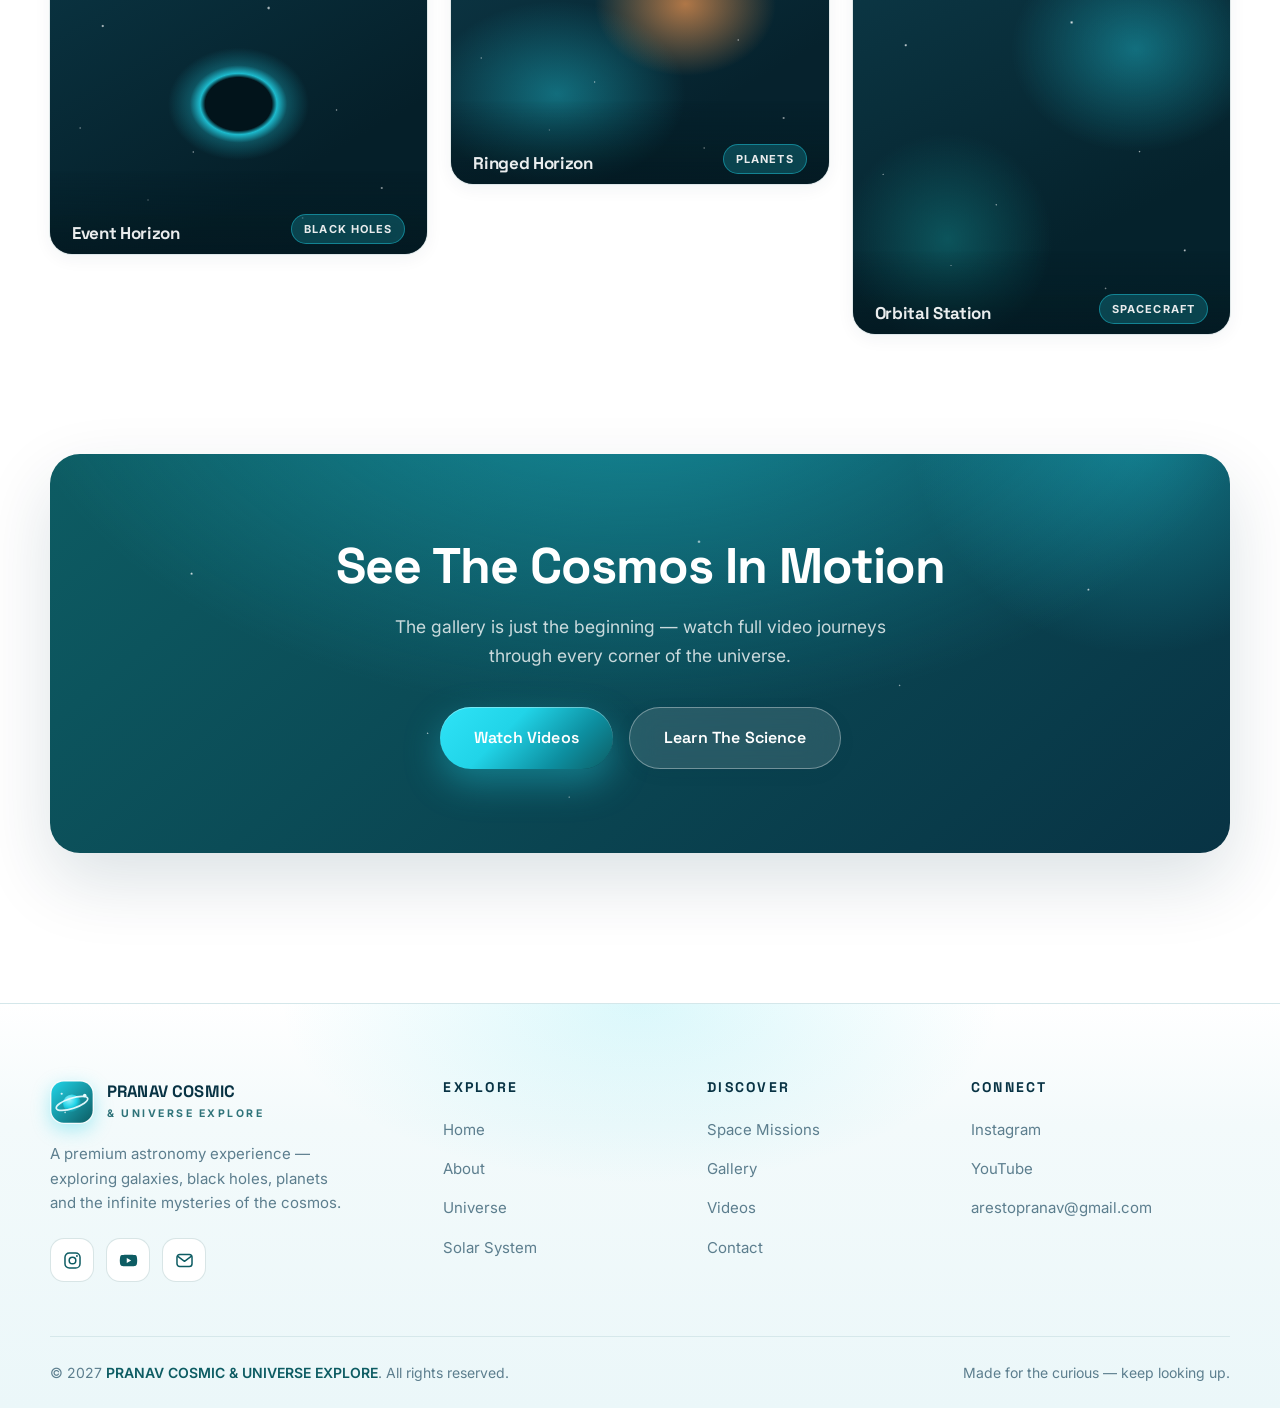
<file: app/gallery.html>
<!DOCTYPE html>
<html lang="en">
<head>
  <meta charset="UTF-8" />
  <meta name="viewport" content="width=device-width, initial-scale=1.0" />
  <title>Cosmic Gallery — Planets, Galaxies, Nebulae &amp; More | PRANAV COSMIC</title>
  <meta name="description" content="A curated gallery of the cosmos — planets, galaxies, nebulae, black holes, stars and spacecraft. Filter by category and view in the lightbox." />
  <link rel="icon" type="image/svg+xml" href="assets/favicon.svg" />
  <link rel="preconnect" href="https://fonts.googleapis.com" />
  <link rel="preconnect" href="https://fonts.gstatic.com" crossorigin />
  <link href="https://fonts.googleapis.com/css2?family=Inter:wght@400;500;600;700&family=Space+Grotesk:wght@500;600;700&display=swap" rel="stylesheet" />
  <link rel="stylesheet" href="css/style.css" />
</head>
<body>

  <header class="navbar">
    <div class="container nav-inner">
      <a href="index.html" class="brand" aria-label="PRANAV COSMIC home">
        <span class="brand-logo"><img src="assets/logo.svg" alt="PRANAV COSMIC logo" /></span>
        <span class="brand-text">
          <span class="brand-name">PRANAV COSMIC</span><br />
          <span class="brand-sub">&amp; Universe Explore</span>
        </span>
      </a>
      <nav class="nav-links" aria-label="Primary">
        <a href="index.html">Home</a>
        <a href="about.html">About</a>
        <a href="universe.html">Universe</a>
        <a href="solar-system.html">Solar System</a>
        <a href="missions.html">Space Missions</a>
        <a href="gallery.html" class="active">Gallery</a>
        <a href="videos.html">Videos</a>
        <a href="contact.html">Contact</a>
        <a href="contact.html" class="btn btn-primary btn-sm nav-cta">Join The Journey</a>
      </nav>
      <button class="nav-toggle" aria-label="Toggle menu" aria-expanded="false">
        <span></span><span></span><span></span>
      </button>
    </div>
  </header>
  <div class="mobile-menu">
    <a href="index.html">Home</a>
    <a href="about.html">About</a>
    <a href="universe.html">Universe</a>
    <a href="solar-system.html">Solar System</a>
    <a href="missions.html">Space Missions</a>
    <a href="gallery.html" class="active">Gallery</a>
    <a href="videos.html">Videos</a>
    <a href="contact.html">Contact</a>
    <a href="contact.html" class="btn btn-primary">Join The Cosmic Journey</a>
  </div>

  <main>
    <section class="page-hero">
      <div class="container">
        <span class="eyebrow reveal">Windows Into Space</span>
        <h1 class="reveal" data-delay="1">Cosmic <span class="gradient-text">Gallery</span></h1>
        <p class="reveal" data-delay="2">A curated collection of cosmic wonders. Filter by category, click any tile to open the lightbox viewer.</p>
      </div>
    </section>

    <section class="section" style="padding-top: 20px;">
      <div class="container">
        <div class="filter-bar reveal">
          <button class="filter-btn active" data-filter="all">All</button>
          <button class="filter-btn" data-filter="planets">Planets</button>
          <button class="filter-btn" data-filter="galaxies">Galaxies</button>
          <button class="filter-btn" data-filter="nebulae">Nebulae</button>
          <button class="filter-btn" data-filter="blackholes">Black Holes</button>
          <button class="filter-btn" data-filter="stars">Stars</button>
          <button class="filter-btn" data-filter="spacecraft">Spacecraft</button>
        </div>

        <div class="masonry reveal" data-delay="1">
          <figure class="masonry-item" data-cat="galaxies">
            <div class="masonry-art cosmic-art art-galaxies h-tall" data-art="art-galaxies"></div>
            <figcaption class="masonry-cap"><h4>Whirlpool Spiral</h4><span>Galaxies</span></figcaption>
          </figure>
          <figure class="masonry-item" data-cat="nebulae">
            <div class="masonry-art cosmic-art art-nebulae h-med" data-art="art-nebulae"></div>
            <figcaption class="masonry-cap"><h4>Stellar Nursery</h4><span>Nebulae</span></figcaption>
          </figure>
          <figure class="masonry-item" data-cat="planets">
            <div class="masonry-art cosmic-art art-planets h-short" data-art="art-planets"></div>
            <figcaption class="masonry-cap"><h4>Crimson Giant</h4><span>Planets</span></figcaption>
          </figure>
          <figure class="masonry-item" data-cat="blackholes">
            <div class="masonry-art cosmic-art art-blackholes h-med" data-art="art-blackholes"></div>
            <figcaption class="masonry-cap"><h4>Event Horizon</h4><span>Black Holes</span></figcaption>
          </figure>
          <figure class="masonry-item" data-cat="stars">
            <div class="masonry-art cosmic-art art-stars h-tall" data-art="art-stars"></div>
            <figcaption class="masonry-cap"><h4>Sapphire Starfield</h4><span>Stars</span></figcaption>
          </figure>
          <figure class="masonry-item" data-cat="spacecraft">
            <div class="masonry-art cosmic-art art-spacecraft h-short" data-art="art-spacecraft"></div>
            <figcaption class="masonry-cap"><h4>Deep Space Probe</h4><span>Spacecraft</span></figcaption>
          </figure>
          <figure class="masonry-item" data-cat="galaxies">
            <div class="masonry-art cosmic-art art-galaxies h-short" data-art="art-galaxies"></div>
            <figcaption class="masonry-cap"><h4>Cosmic Web</h4><span>Galaxies</span></figcaption>
          </figure>
          <figure class="masonry-item" data-cat="planets">
            <div class="masonry-art cosmic-art art-planets h-med" data-art="art-planets"></div>
            <figcaption class="masonry-cap"><h4>Ringed Horizon</h4><span>Planets</span></figcaption>
          </figure>
          <figure class="masonry-item" data-cat="nebulae">
            <div class="masonry-art cosmic-art art-nebulae h-tall" data-art="art-nebulae"></div>
            <figcaption class="masonry-cap"><h4>Cyan Veil</h4><span>Nebulae</span></figcaption>
          </figure>
          <figure class="masonry-item" data-cat="blackholes">
            <div class="masonry-art cosmic-art art-blackholes h-short" data-art="art-blackholes"></div>
            <figcaption class="masonry-cap"><h4>Accretion Glow</h4><span>Black Holes</span></figcaption>
          </figure>
          <figure class="masonry-item" data-cat="stars">
            <div class="masonry-art cosmic-art art-stars h-med" data-art="art-stars"></div>
            <figcaption class="masonry-cap"><h4>Cluster Light</h4><span>Stars</span></figcaption>
          </figure>
          <figure class="masonry-item" data-cat="spacecraft">
            <div class="masonry-art cosmic-art art-spacecraft h-tall" data-art="art-spacecraft"></div>
            <figcaption class="masonry-cap"><h4>Orbital Station</h4><span>Spacecraft</span></figcaption>
          </figure>
        </div>
      </div>
    </section>

    <section class="section" style="padding-top: 10px;">
      <div class="container">
        <div class="cta-banner reveal">
          <h2>See The Cosmos In Motion</h2>
          <p>The gallery is just the beginning — watch full video journeys through every corner of the universe.</p>
          <div class="cta-actions">
            <a href="videos.html" class="btn btn-primary">Watch Videos</a>
            <a href="universe.html" class="btn btn-ghost">Learn The Science</a>
          </div>
        </div>
      </div>
    </section>
  </main>

  <!-- Lightbox -->
  <div class="lightbox" id="lightbox" role="dialog" aria-modal="true" aria-label="Image viewer">
    <div class="lb-frame">
      <div class="lb-art cosmic-art art-galaxies"></div>
      <div class="lb-cap"><h4>Whirlpool Spiral</h4><span>Galaxies</span></div>
      <button class="lb-btn lb-close" aria-label="Close viewer">
        <svg viewBox="0 0 24 24" fill="none" stroke="currentColor" stroke-width="2.4" stroke-linecap="round"><path d="M6 6l12 12M18 6L6 18"/></svg>
      </button>
      <button class="lb-btn lb-prev" aria-label="Previous image">
        <svg viewBox="0 0 24 24" fill="none" stroke="currentColor" stroke-width="2.4" stroke-linecap="round" stroke-linejoin="round"><path d="M15 5l-7 7 7 7"/></svg>
      </button>
      <button class="lb-btn lb-next" aria-label="Next image">
        <svg viewBox="0 0 24 24" fill="none" stroke="currentColor" stroke-width="2.4" stroke-linecap="round" stroke-linejoin="round"><path d="M9 5l7 7-7 7"/></svg>
      </button>
    </div>
  </div>

  <footer class="footer">
    <div class="container footer-grid">
      <div class="footer-brand">
        <a href="index.html" class="brand">
          <span class="brand-logo"><img src="assets/logo.svg" alt="PRANAV COSMIC logo" /></span>
          <span class="brand-text">
            <span class="brand-name">PRANAV COSMIC</span><br />
            <span class="brand-sub">&amp; Universe Explore</span>
          </span>
        </a>
        <p>A premium astronomy experience — exploring galaxies, black holes, planets and the infinite mysteries of the cosmos.</p>
        <div class="socials">
          <a href="https://www.instagram.com/arestopranav_.0p" target="_blank" rel="noopener" aria-label="Instagram">
            <svg viewBox="0 0 24 24" fill="none" stroke="currentColor" stroke-width="1.9" stroke-linecap="round" stroke-linejoin="round"><rect x="2.5" y="2.5" width="19" height="19" rx="5.5"/><circle cx="12" cy="12" r="4.2"/><circle cx="17.6" cy="6.4" r="1.2" fill="currentColor" stroke="none"/></svg>
          </a>
          <a href="https://youtube.com/@aetheriaceleste" target="_blank" rel="noopener" aria-label="YouTube">
            <svg viewBox="0 0 24 24" fill="currentColor"><path d="M22.5 7.2a2.8 2.8 0 0 0-2-2C18.9 4.8 12 4.8 12 4.8s-6.9 0-8.5.4a2.8 2.8 0 0 0-2 2A29 29 0 0 0 1 12a29 29 0 0 0 .5 4.8 2.8 2.8 0 0 0 2 2c1.6.4 8.5.4 8.5.4s6.9 0 8.5-.4a2.8 2.8 0 0 0 2-2A29 29 0 0 0 23 12a29 29 0 0 0-.5-4.8zM9.8 15.1V8.9L15.4 12z"/></svg>
          </a>
          <a href="mailto:arestopranav@gmail.com" aria-label="Email">
            <svg viewBox="0 0 24 24" fill="none" stroke="currentColor" stroke-width="1.9" stroke-linecap="round" stroke-linejoin="round"><rect x="2.5" y="4.5" width="19" height="15" rx="3.5"/><path d="m4 7 8 6 8-6"/></svg>
          </a>
        </div>
      </div>
      <div class="footer-col">
        <h4>Explore</h4>
        <ul>
          <li><a href="index.html">Home</a></li>
          <li><a href="about.html">About</a></li>
          <li><a href="universe.html">Universe</a></li>
          <li><a href="solar-system.html">Solar System</a></li>
        </ul>
      </div>
      <div class="footer-col">
        <h4>Discover</h4>
        <ul>
          <li><a href="missions.html">Space Missions</a></li>
          <li><a href="gallery.html">Gallery</a></li>
          <li><a href="videos.html">Videos</a></li>
          <li><a href="contact.html">Contact</a></li>
        </ul>
      </div>
      <div class="footer-col">
        <h4>Connect</h4>
        <ul>
          <li><a href="https://www.instagram.com/arestopranav_.0p" target="_blank" rel="noopener">Instagram</a></li>
          <li><a href="https://youtube.com/@aetheriaceleste" target="_blank" rel="noopener">YouTube</a></li>
          <li><a href="mailto:arestopranav@gmail.com">arestopranav@gmail.com</a></li>
        </ul>
      </div>
    </div>
    <div class="container footer-bottom">
      <span>© 2027 <strong>PRANAV COSMIC &amp; UNIVERSE EXPLORE</strong>. All rights reserved.</span>
      <span>Made for the curious — keep looking up.</span>
    </div>
  </footer>

  <script src="js/main.js"></script>
</body>
</html>
</file>
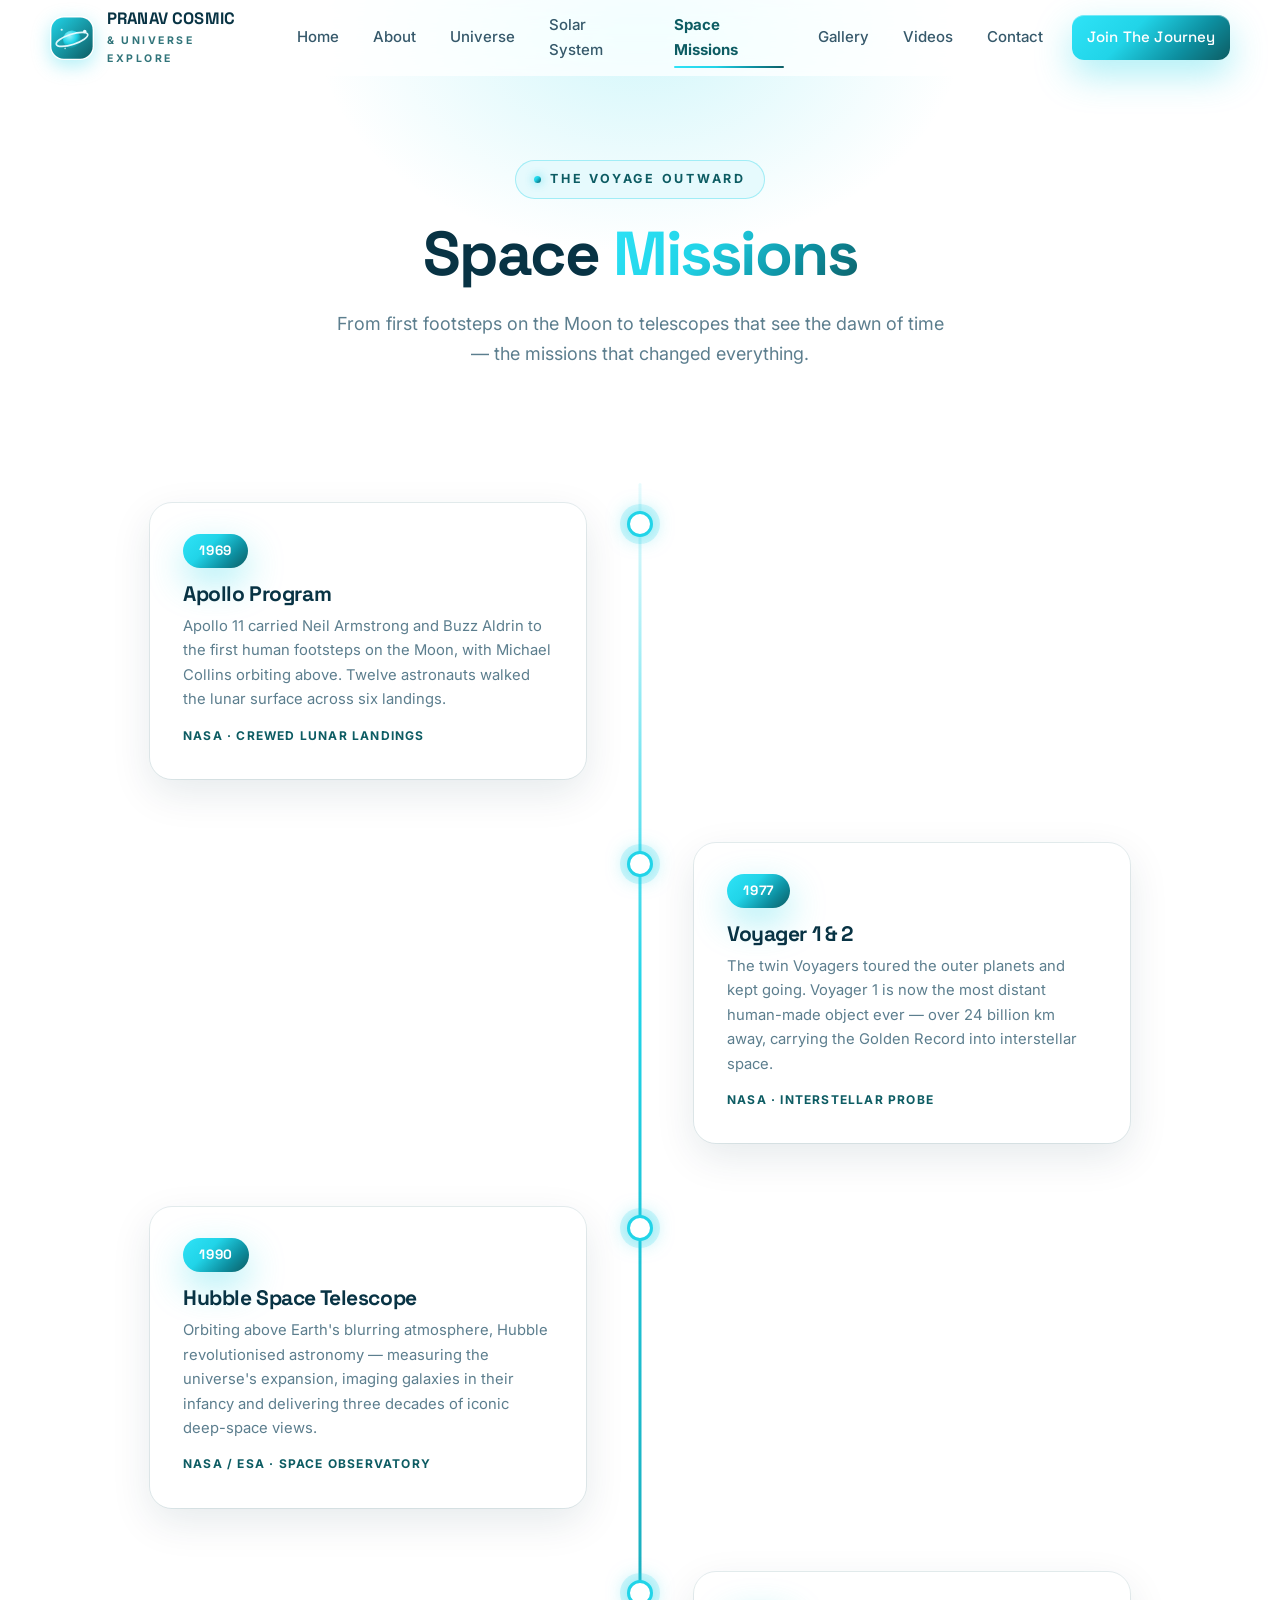
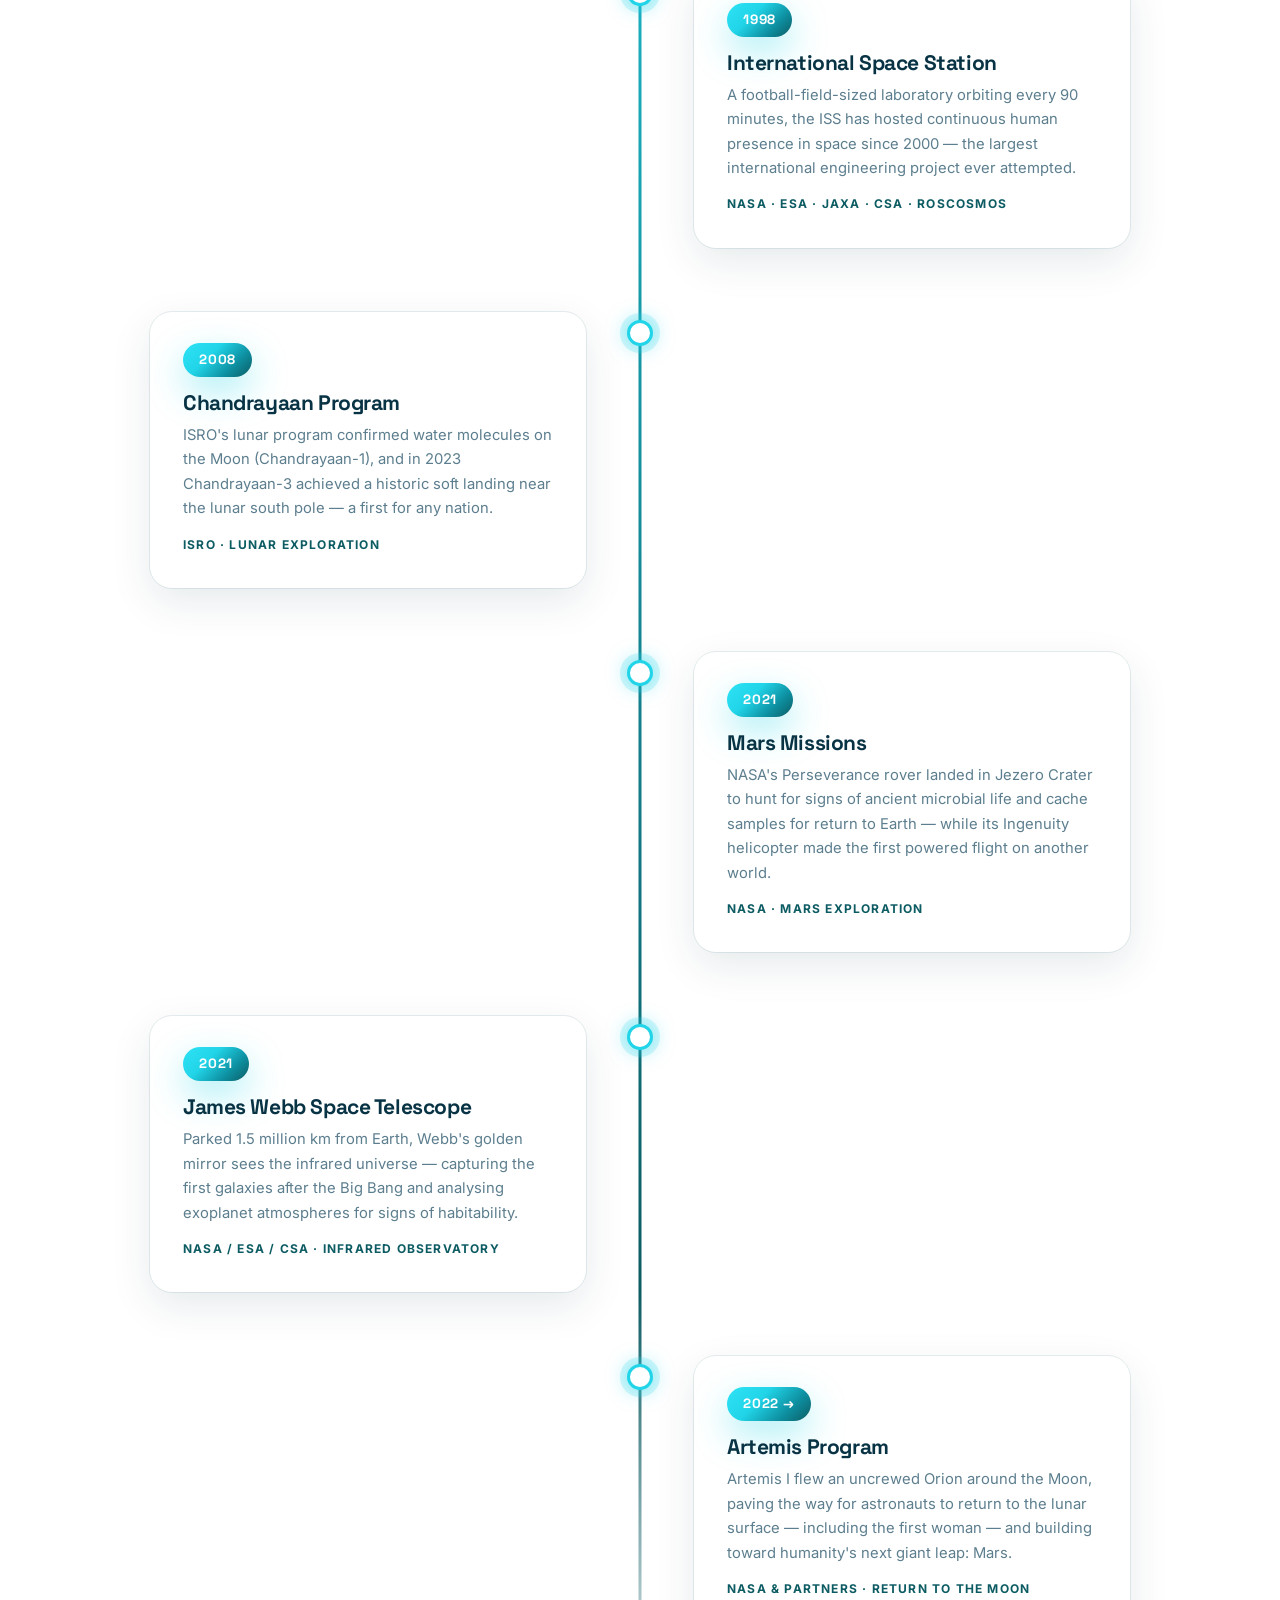
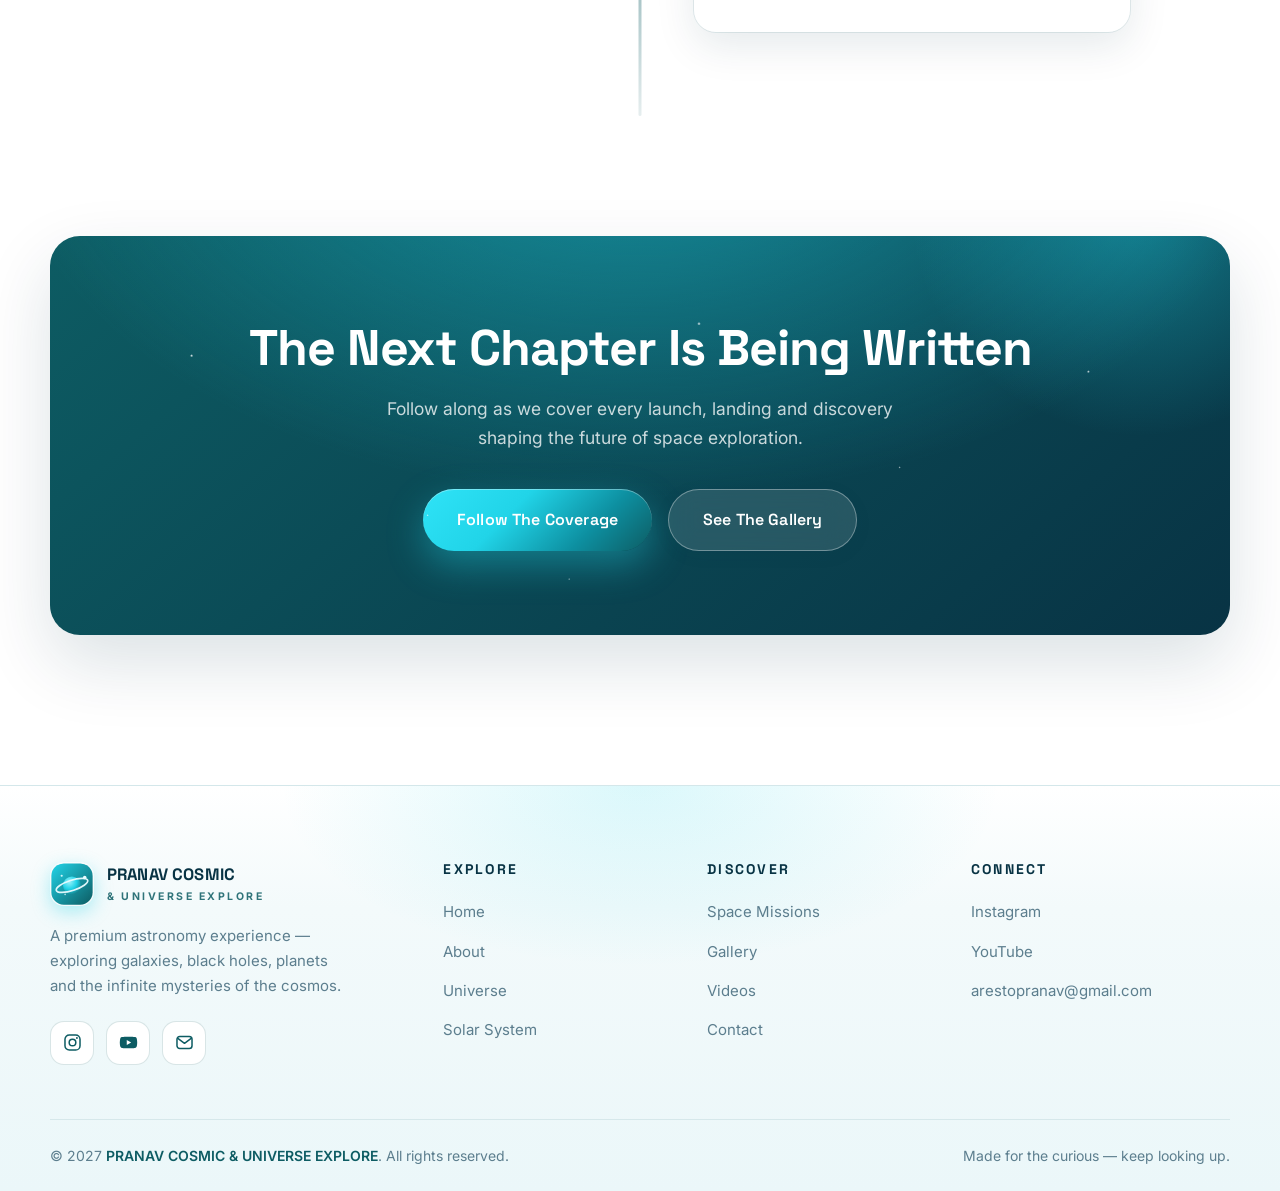
<file: app/missions.html>
<!DOCTYPE html>
<html lang="en">
<head>
  <meta charset="UTF-8" />
  <meta name="viewport" content="width=device-width, initial-scale=1.0" />
  <title>Space Missions — Humanity's Greatest Voyages | PRANAV COSMIC</title>
  <meta name="description" content="A timeline of humanity's greatest space missions: Apollo, Voyager, Hubble, ISS, Chandrayaan, Mars rovers, James Webb and Artemis." />
  <link rel="icon" type="image/svg+xml" href="assets/favicon.svg" />
  <link rel="preconnect" href="https://fonts.googleapis.com" />
  <link rel="preconnect" href="https://fonts.gstatic.com" crossorigin />
  <link href="https://fonts.googleapis.com/css2?family=Inter:wght@400;500;600;700&family=Space+Grotesk:wght@500;600;700&display=swap" rel="stylesheet" />
  <link rel="stylesheet" href="css/style.css" />
</head>
<body>

  <header class="navbar">
    <div class="container nav-inner">
      <a href="index.html" class="brand" aria-label="PRANAV COSMIC home">
        <span class="brand-logo"><img src="assets/logo.svg" alt="PRANAV COSMIC logo" /></span>
        <span class="brand-text">
          <span class="brand-name">PRANAV COSMIC</span><br />
          <span class="brand-sub">&amp; Universe Explore</span>
        </span>
      </a>
      <nav class="nav-links" aria-label="Primary">
        <a href="index.html">Home</a>
        <a href="about.html">About</a>
        <a href="universe.html">Universe</a>
        <a href="solar-system.html">Solar System</a>
        <a href="missions.html" class="active">Space Missions</a>
        <a href="gallery.html">Gallery</a>
        <a href="videos.html">Videos</a>
        <a href="contact.html">Contact</a>
        <a href="contact.html" class="btn btn-primary btn-sm nav-cta">Join The Journey</a>
      </nav>
      <button class="nav-toggle" aria-label="Toggle menu" aria-expanded="false">
        <span></span><span></span><span></span>
      </button>
    </div>
  </header>
  <div class="mobile-menu">
    <a href="index.html">Home</a>
    <a href="about.html">About</a>
    <a href="universe.html">Universe</a>
    <a href="solar-system.html">Solar System</a>
    <a href="missions.html" class="active">Space Missions</a>
    <a href="gallery.html">Gallery</a>
    <a href="videos.html">Videos</a>
    <a href="contact.html">Contact</a>
    <a href="contact.html" class="btn btn-primary">Join The Cosmic Journey</a>
  </div>

  <main>
    <section class="page-hero">
      <div class="container">
        <span class="eyebrow reveal">The Voyage Outward</span>
        <h1 class="reveal" data-delay="1">Space <span class="gradient-text">Missions</span></h1>
        <p class="reveal" data-delay="2">From first footsteps on the Moon to telescopes that see the dawn of time — the missions that changed everything.</p>
      </div>
    </section>

    <section class="section" style="padding-top: 30px;">
      <div class="container">
        <div class="timeline">
          <div class="tl-item reveal">
            <span class="tl-node"></span>
            <div class="tl-card">
              <span class="tl-year">1969</span>
              <h3>Apollo Program</h3>
              <p>Apollo 11 carried Neil Armstrong and Buzz Aldrin to the first human footsteps on the Moon, with Michael Collins orbiting above. Twelve astronauts walked the lunar surface across six landings.</p>
              <span class="tl-tag">NASA · Crewed Lunar Landings</span>
            </div>
          </div>
          <div class="tl-item reveal">
            <span class="tl-node"></span>
            <div class="tl-card">
              <span class="tl-year">1977</span>
              <h3>Voyager 1 &amp; 2</h3>
              <p>The twin Voyagers toured the outer planets and kept going. Voyager 1 is now the most distant human-made object ever — over 24 billion km away, carrying the Golden Record into interstellar space.</p>
              <span class="tl-tag">NASA · Interstellar Probe</span>
            </div>
          </div>
          <div class="tl-item reveal">
            <span class="tl-node"></span>
            <div class="tl-card">
              <span class="tl-year">1990</span>
              <h3>Hubble Space Telescope</h3>
              <p>Orbiting above Earth's blurring atmosphere, Hubble revolutionised astronomy — measuring the universe's expansion, imaging galaxies in their infancy and delivering three decades of iconic deep-space views.</p>
              <span class="tl-tag">NASA / ESA · Space Observatory</span>
            </div>
          </div>
          <div class="tl-item reveal">
            <span class="tl-node"></span>
            <div class="tl-card">
              <span class="tl-year">1998</span>
              <h3>International Space Station</h3>
              <p>A football-field-sized laboratory orbiting every 90 minutes, the ISS has hosted continuous human presence in space since 2000 — the largest international engineering project ever attempted.</p>
              <span class="tl-tag">NASA · ESA · JAXA · CSA · Roscosmos</span>
            </div>
          </div>
          <div class="tl-item reveal">
            <span class="tl-node"></span>
            <div class="tl-card">
              <span class="tl-year">2008</span>
              <h3>Chandrayaan Program</h3>
              <p>ISRO's lunar program confirmed water molecules on the Moon (Chandrayaan-1), and in 2023 Chandrayaan-3 achieved a historic soft landing near the lunar south pole — a first for any nation.</p>
              <span class="tl-tag">ISRO · Lunar Exploration</span>
            </div>
          </div>
          <div class="tl-item reveal">
            <span class="tl-node"></span>
            <div class="tl-card">
              <span class="tl-year">2021</span>
              <h3>Mars Missions</h3>
              <p>NASA's Perseverance rover landed in Jezero Crater to hunt for signs of ancient microbial life and cache samples for return to Earth — while its Ingenuity helicopter made the first powered flight on another world.</p>
              <span class="tl-tag">NASA · Mars Exploration</span>
            </div>
          </div>
          <div class="tl-item reveal">
            <span class="tl-node"></span>
            <div class="tl-card">
              <span class="tl-year">2021</span>
              <h3>James Webb Space Telescope</h3>
              <p>Parked 1.5 million km from Earth, Webb's golden mirror sees the infrared universe — capturing the first galaxies after the Big Bang and analysing exoplanet atmospheres for signs of habitability.</p>
              <span class="tl-tag">NASA / ESA / CSA · Infrared Observatory</span>
            </div>
          </div>
          <div class="tl-item reveal">
            <span class="tl-node"></span>
            <div class="tl-card">
              <span class="tl-year">2022 →</span>
              <h3>Artemis Program</h3>
              <p>Artemis I flew an uncrewed Orion around the Moon, paving the way for astronauts to return to the lunar surface — including the first woman — and building toward humanity's next giant leap: Mars.</p>
              <span class="tl-tag">NASA &amp; Partners · Return To The Moon</span>
            </div>
          </div>
        </div>
      </div>
    </section>

    <section class="section" style="padding-top: 10px;">
      <div class="container">
        <div class="cta-banner reveal">
          <h2>The Next Chapter Is Being Written</h2>
          <p>Follow along as we cover every launch, landing and discovery shaping the future of space exploration.</p>
          <div class="cta-actions">
            <a href="https://youtube.com/@aetheriaceleste" target="_blank" rel="noopener" class="btn btn-primary">Follow The Coverage</a>
            <a href="gallery.html" class="btn btn-ghost">See The Gallery</a>
          </div>
        </div>
      </div>
    </section>
  </main>

  <footer class="footer">
    <div class="container footer-grid">
      <div class="footer-brand">
        <a href="index.html" class="brand">
          <span class="brand-logo"><img src="assets/logo.svg" alt="PRANAV COSMIC logo" /></span>
          <span class="brand-text">
            <span class="brand-name">PRANAV COSMIC</span><br />
            <span class="brand-sub">&amp; Universe Explore</span>
          </span>
        </a>
        <p>A premium astronomy experience — exploring galaxies, black holes, planets and the infinite mysteries of the cosmos.</p>
        <div class="socials">
          <a href="https://www.instagram.com/arestopranav_.0p" target="_blank" rel="noopener" aria-label="Instagram">
            <svg viewBox="0 0 24 24" fill="none" stroke="currentColor" stroke-width="1.9" stroke-linecap="round" stroke-linejoin="round"><rect x="2.5" y="2.5" width="19" height="19" rx="5.5"/><circle cx="12" cy="12" r="4.2"/><circle cx="17.6" cy="6.4" r="1.2" fill="currentColor" stroke="none"/></svg>
          </a>
          <a href="https://youtube.com/@aetheriaceleste" target="_blank" rel="noopener" aria-label="YouTube">
            <svg viewBox="0 0 24 24" fill="currentColor"><path d="M22.5 7.2a2.8 2.8 0 0 0-2-2C18.9 4.8 12 4.8 12 4.8s-6.9 0-8.5.4a2.8 2.8 0 0 0-2 2A29 29 0 0 0 1 12a29 29 0 0 0 .5 4.8 2.8 2.8 0 0 0 2 2c1.6.4 8.5.4 8.5.4s6.9 0 8.5-.4a2.8 2.8 0 0 0 2-2A29 29 0 0 0 23 12a29 29 0 0 0-.5-4.8zM9.8 15.1V8.9L15.4 12z"/></svg>
          </a>
          <a href="mailto:arestopranav@gmail.com" aria-label="Email">
            <svg viewBox="0 0 24 24" fill="none" stroke="currentColor" stroke-width="1.9" stroke-linecap="round" stroke-linejoin="round"><rect x="2.5" y="4.5" width="19" height="15" rx="3.5"/><path d="m4 7 8 6 8-6"/></svg>
          </a>
        </div>
      </div>
      <div class="footer-col">
        <h4>Explore</h4>
        <ul>
          <li><a href="index.html">Home</a></li>
          <li><a href="about.html">About</a></li>
          <li><a href="universe.html">Universe</a></li>
          <li><a href="solar-system.html">Solar System</a></li>
        </ul>
      </div>
      <div class="footer-col">
        <h4>Discover</h4>
        <ul>
          <li><a href="missions.html">Space Missions</a></li>
          <li><a href="gallery.html">Gallery</a></li>
          <li><a href="videos.html">Videos</a></li>
          <li><a href="contact.html">Contact</a></li>
        </ul>
      </div>
      <div class="footer-col">
        <h4>Connect</h4>
        <ul>
          <li><a href="https://www.instagram.com/arestopranav_.0p" target="_blank" rel="noopener">Instagram</a></li>
          <li><a href="https://youtube.com/@aetheriaceleste" target="_blank" rel="noopener">YouTube</a></li>
          <li><a href="mailto:arestopranav@gmail.com">arestopranav@gmail.com</a></li>
        </ul>
      </div>
    </div>
    <div class="container footer-bottom">
      <span>© 2027 <strong>PRANAV COSMIC &amp; UNIVERSE EXPLORE</strong>. All rights reserved.</span>
      <span>Made for the curious — keep looking up.</span>
    </div>
  </footer>

  <script src="js/main.js"></script>
</body>
</html>
</file>
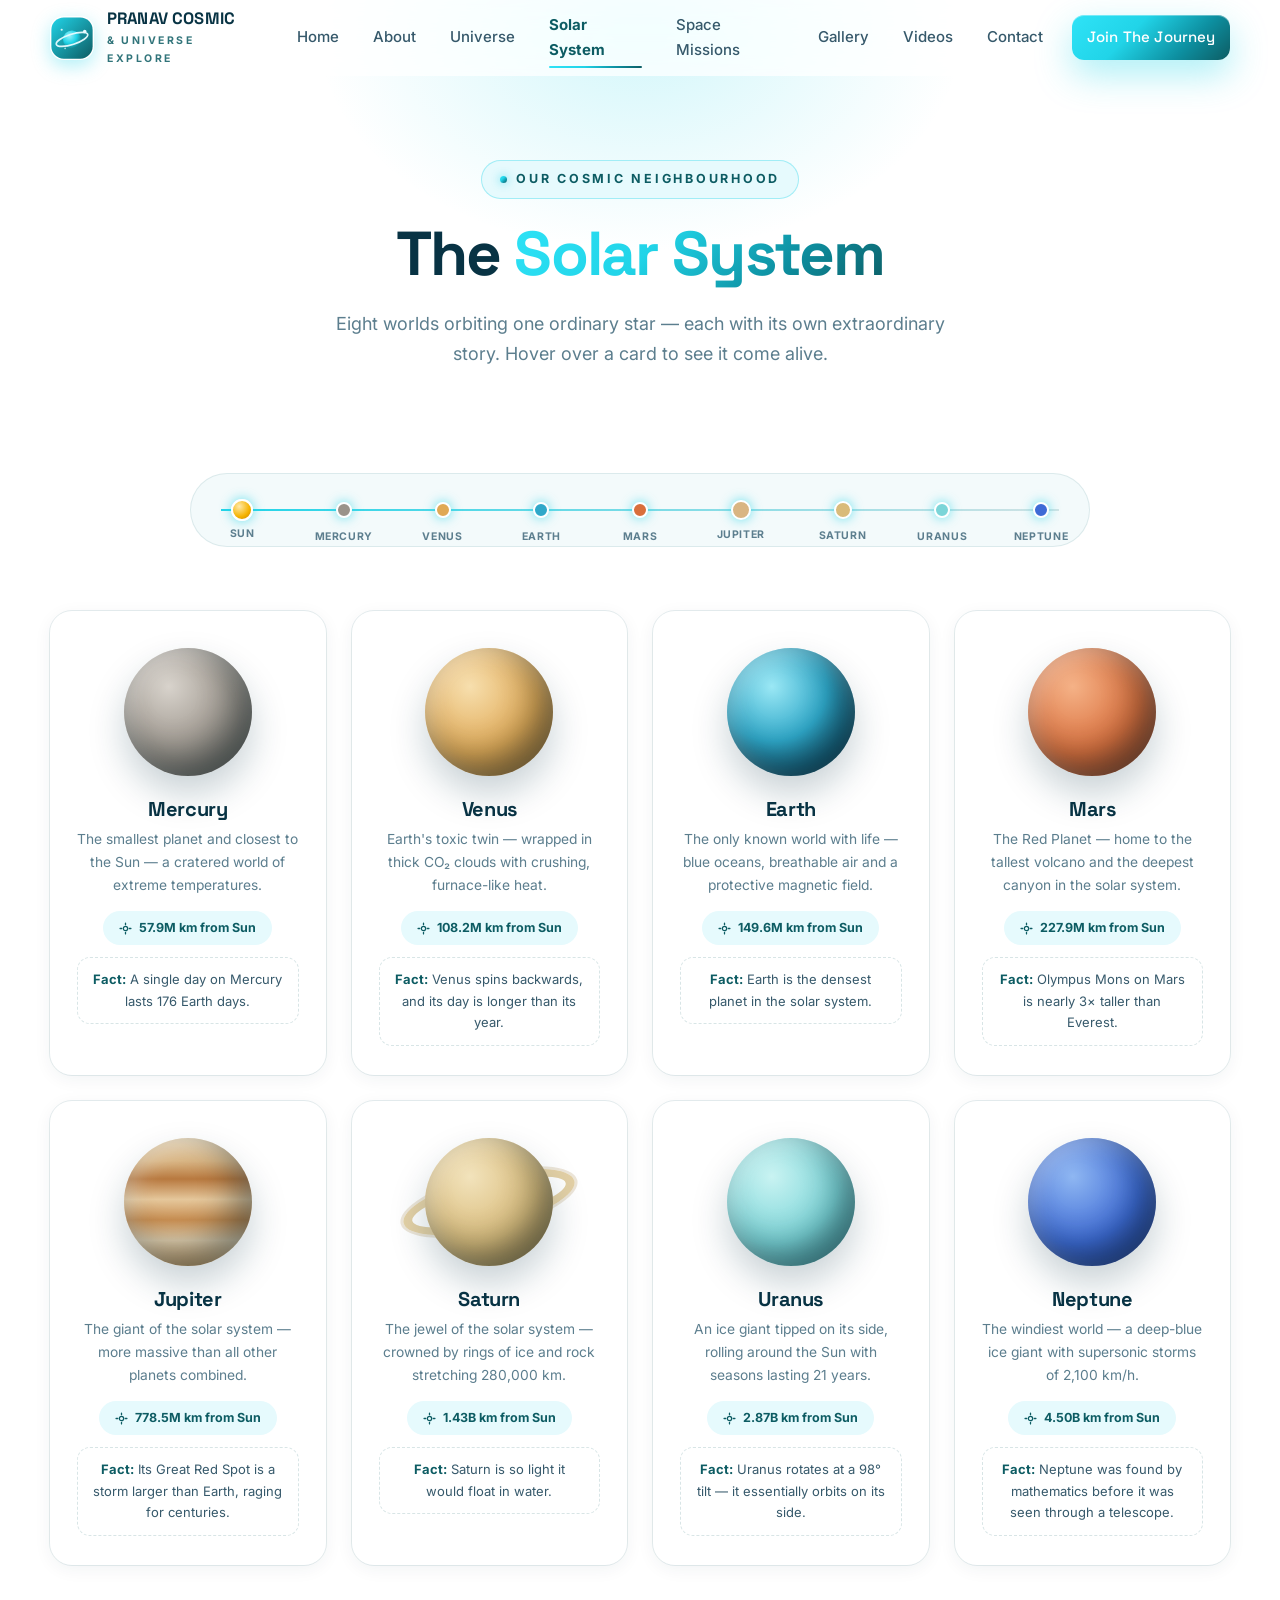
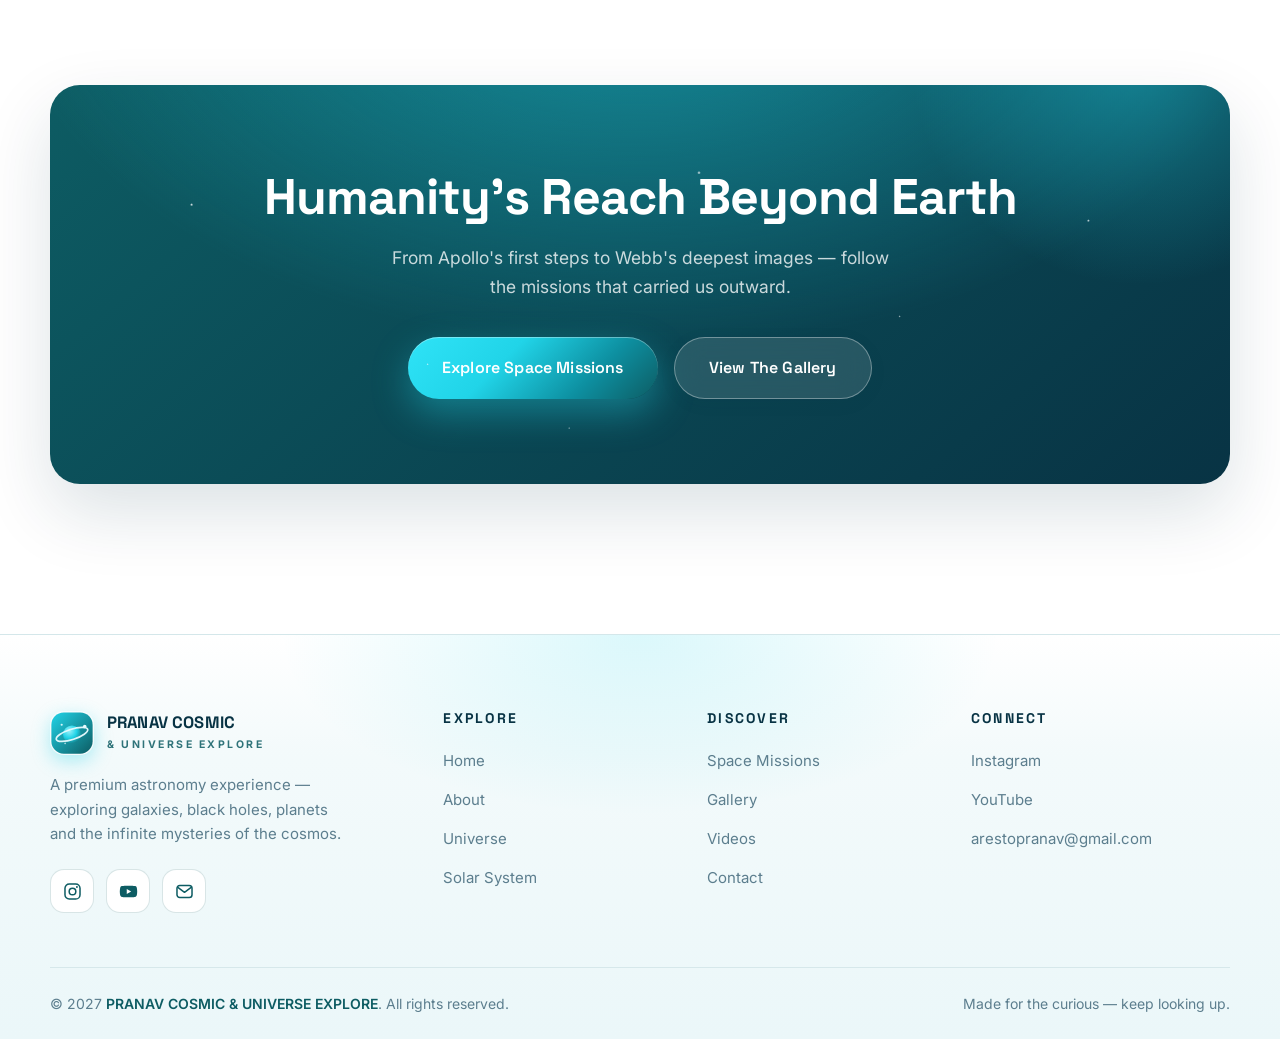
<file: app/solar-system.html>
<!DOCTYPE html>
<html lang="en">
<head>
  <meta charset="UTF-8" />
  <meta name="viewport" content="width=device-width, initial-scale=1.0" />
  <title>Solar System — Interactive Planet Guide | PRANAV COSMIC</title>
  <meta name="description" content="Meet all eight planets of our solar system — Mercury to Neptune — with distances from the Sun, descriptions and fascinating facts." />
  <link rel="icon" type="image/svg+xml" href="assets/favicon.svg" />
  <link rel="preconnect" href="https://fonts.googleapis.com" />
  <link rel="preconnect" href="https://fonts.gstatic.com" crossorigin />
  <link href="https://fonts.googleapis.com/css2?family=Inter:wght@400;500;600;700&family=Space+Grotesk:wght@500;600;700&display=swap" rel="stylesheet" />
  <link rel="stylesheet" href="css/style.css" />
</head>
<body>

  <header class="navbar">
    <div class="container nav-inner">
      <a href="index.html" class="brand" aria-label="PRANAV COSMIC home">
        <span class="brand-logo"><img src="assets/logo.svg" alt="PRANAV COSMIC logo" /></span>
        <span class="brand-text">
          <span class="brand-name">PRANAV COSMIC</span><br />
          <span class="brand-sub">&amp; Universe Explore</span>
        </span>
      </a>
      <nav class="nav-links" aria-label="Primary">
        <a href="index.html">Home</a>
        <a href="about.html">About</a>
        <a href="universe.html">Universe</a>
        <a href="solar-system.html" class="active">Solar System</a>
        <a href="missions.html">Space Missions</a>
        <a href="gallery.html">Gallery</a>
        <a href="videos.html">Videos</a>
        <a href="contact.html">Contact</a>
        <a href="contact.html" class="btn btn-primary btn-sm nav-cta">Join The Journey</a>
      </nav>
      <button class="nav-toggle" aria-label="Toggle menu" aria-expanded="false">
        <span></span><span></span><span></span>
      </button>
    </div>
  </header>
  <div class="mobile-menu">
    <a href="index.html">Home</a>
    <a href="about.html">About</a>
    <a href="universe.html">Universe</a>
    <a href="solar-system.html" class="active">Solar System</a>
    <a href="missions.html">Space Missions</a>
    <a href="gallery.html">Gallery</a>
    <a href="videos.html">Videos</a>
    <a href="contact.html">Contact</a>
    <a href="contact.html" class="btn btn-primary">Join The Cosmic Journey</a>
  </div>

  <main>
    <section class="page-hero">
      <div class="container">
        <span class="eyebrow reveal">Our Cosmic Neighbourhood</span>
        <h1 class="reveal" data-delay="1">The <span class="gradient-text">Solar System</span></h1>
        <p class="reveal" data-delay="2">Eight worlds orbiting one ordinary star — each with its own extraordinary story. Hover over a card to see it come alive.</p>
      </div>
    </section>

    <section class="section" style="padding-top: 20px;">
      <div class="container">
        <div class="orbit-strip reveal" aria-hidden="true">
          <div class="orbit-dot" style="width:22px;height:22px;background:radial-gradient(circle at 35% 30%,#FFE9A8,#F5B301 60%,#C47F00);"><span>Sun</span></div>
          <div class="orbit-dot" style="background:#9A938A;"><span>Mercury</span></div>
          <div class="orbit-dot" style="background:#E0A955;"><span>Venus</span></div>
          <div class="orbit-dot" style="background:#2FA8C9;"><span>Earth</span></div>
          <div class="orbit-dot" style="background:#D96F3C;"><span>Mars</span></div>
          <div class="orbit-dot" style="width:20px;height:20px;background:#D9B583;"><span>Jupiter</span></div>
          <div class="orbit-dot" style="width:18px;height:18px;background:#D9BB7A;"><span>Saturn</span></div>
          <div class="orbit-dot" style="background:#7BD5D8;"><span>Uranus</span></div>
          <div class="orbit-dot" style="background:#3E6BD6;"><span>Neptune</span></div>
        </div>

        <div class="planet-grid">
          <article class="planet-card reveal">
            <div class="planet-visual"><div class="planet-sphere p-mercury"></div></div>
            <h3>Mercury</h3>
            <p class="p-desc">The smallest planet and closest to the Sun — a cratered world of extreme temperatures.</p>
            <span class="planet-dist"><svg viewBox="0 0 24 24" fill="none" stroke="currentColor" stroke-width="2.4" stroke-linecap="round"><circle cx="12" cy="12" r="4"/><path d="M12 2v3M12 19v3M2 12h3M19 12h3"/></svg>57.9M km from Sun</span>
            <div class="planet-fact"><strong>Fact:</strong> A single day on Mercury lasts 176 Earth days.</div>
          </article>

          <article class="planet-card reveal" data-delay="1">
            <div class="planet-visual"><div class="planet-sphere p-venus"></div></div>
            <h3>Venus</h3>
            <p class="p-desc">Earth's toxic twin — wrapped in thick CO₂ clouds with crushing, furnace-like heat.</p>
            <span class="planet-dist"><svg viewBox="0 0 24 24" fill="none" stroke="currentColor" stroke-width="2.4" stroke-linecap="round"><circle cx="12" cy="12" r="4"/><path d="M12 2v3M12 19v3M2 12h3M19 12h3"/></svg>108.2M km from Sun</span>
            <div class="planet-fact"><strong>Fact:</strong> Venus spins backwards, and its day is longer than its year.</div>
          </article>

          <article class="planet-card reveal" data-delay="2">
            <div class="planet-visual"><div class="planet-sphere p-earth"></div></div>
            <h3>Earth</h3>
            <p class="p-desc">The only known world with life — blue oceans, breathable air and a protective magnetic field.</p>
            <span class="planet-dist"><svg viewBox="0 0 24 24" fill="none" stroke="currentColor" stroke-width="2.4" stroke-linecap="round"><circle cx="12" cy="12" r="4"/><path d="M12 2v3M12 19v3M2 12h3M19 12h3"/></svg>149.6M km from Sun</span>
            <div class="planet-fact"><strong>Fact:</strong> Earth is the densest planet in the solar system.</div>
          </article>

          <article class="planet-card reveal" data-delay="3">
            <div class="planet-visual"><div class="planet-sphere p-mars"></div></div>
            <h3>Mars</h3>
            <p class="p-desc">The Red Planet — home to the tallest volcano and the deepest canyon in the solar system.</p>
            <span class="planet-dist"><svg viewBox="0 0 24 24" fill="none" stroke="currentColor" stroke-width="2.4" stroke-linecap="round"><circle cx="12" cy="12" r="4"/><path d="M12 2v3M12 19v3M2 12h3M19 12h3"/></svg>227.9M km from Sun</span>
            <div class="planet-fact"><strong>Fact:</strong> Olympus Mons on Mars is nearly 3× taller than Everest.</div>
          </article>

          <article class="planet-card reveal">
            <div class="planet-visual"><div class="planet-sphere p-jupiter"></div></div>
            <h3>Jupiter</h3>
            <p class="p-desc">The giant of the solar system — more massive than all other planets combined.</p>
            <span class="planet-dist"><svg viewBox="0 0 24 24" fill="none" stroke="currentColor" stroke-width="2.4" stroke-linecap="round"><circle cx="12" cy="12" r="4"/><path d="M12 2v3M12 19v3M2 12h3M19 12h3"/></svg>778.5M km from Sun</span>
            <div class="planet-fact"><strong>Fact:</strong> Its Great Red Spot is a storm larger than Earth, raging for centuries.</div>
          </article>

          <article class="planet-card reveal" data-delay="1">
            <div class="planet-visual">
              <div class="planet-ring"></div>
              <div class="planet-sphere p-saturn"></div>
            </div>
            <h3>Saturn</h3>
            <p class="p-desc">The jewel of the solar system — crowned by rings of ice and rock stretching 280,000 km.</p>
            <span class="planet-dist"><svg viewBox="0 0 24 24" fill="none" stroke="currentColor" stroke-width="2.4" stroke-linecap="round"><circle cx="12" cy="12" r="4"/><path d="M12 2v3M12 19v3M2 12h3M19 12h3"/></svg>1.43B km from Sun</span>
            <div class="planet-fact"><strong>Fact:</strong> Saturn is so light it would float in water.</div>
          </article>

          <article class="planet-card reveal" data-delay="2">
            <div class="planet-visual"><div class="planet-sphere p-uranus"></div></div>
            <h3>Uranus</h3>
            <p class="p-desc">An ice giant tipped on its side, rolling around the Sun with seasons lasting 21 years.</p>
            <span class="planet-dist"><svg viewBox="0 0 24 24" fill="none" stroke="currentColor" stroke-width="2.4" stroke-linecap="round"><circle cx="12" cy="12" r="4"/><path d="M12 2v3M12 19v3M2 12h3M19 12h3"/></svg>2.87B km from Sun</span>
            <div class="planet-fact"><strong>Fact:</strong> Uranus rotates at a 98° tilt — it essentially orbits on its side.</div>
          </article>

          <article class="planet-card reveal" data-delay="3">
            <div class="planet-visual"><div class="planet-sphere p-neptune"></div></div>
            <h3>Neptune</h3>
            <p class="p-desc">The windiest world — a deep-blue ice giant with supersonic storms of 2,100 km/h.</p>
            <span class="planet-dist"><svg viewBox="0 0 24 24" fill="none" stroke="currentColor" stroke-width="2.4" stroke-linecap="round"><circle cx="12" cy="12" r="4"/><path d="M12 2v3M12 19v3M2 12h3M19 12h3"/></svg>4.50B km from Sun</span>
            <div class="planet-fact"><strong>Fact:</strong> Neptune was found by mathematics before it was seen through a telescope.</div>
          </article>
        </div>
      </div>
    </section>

    <section class="section" style="padding-top: 10px;">
      <div class="container">
        <div class="cta-banner reveal">
          <h2>Humanity's Reach Beyond Earth</h2>
          <p>From Apollo's first steps to Webb's deepest images — follow the missions that carried us outward.</p>
          <div class="cta-actions">
            <a href="missions.html" class="btn btn-primary">Explore Space Missions</a>
            <a href="gallery.html" class="btn btn-ghost">View The Gallery</a>
          </div>
        </div>
      </div>
    </section>
  </main>

  <footer class="footer">
    <div class="container footer-grid">
      <div class="footer-brand">
        <a href="index.html" class="brand">
          <span class="brand-logo"><img src="assets/logo.svg" alt="PRANAV COSMIC logo" /></span>
          <span class="brand-text">
            <span class="brand-name">PRANAV COSMIC</span><br />
            <span class="brand-sub">&amp; Universe Explore</span>
          </span>
        </a>
        <p>A premium astronomy experience — exploring galaxies, black holes, planets and the infinite mysteries of the cosmos.</p>
        <div class="socials">
          <a href="https://www.instagram.com/arestopranav_.0p" target="_blank" rel="noopener" aria-label="Instagram">
            <svg viewBox="0 0 24 24" fill="none" stroke="currentColor" stroke-width="1.9" stroke-linecap="round" stroke-linejoin="round"><rect x="2.5" y="2.5" width="19" height="19" rx="5.5"/><circle cx="12" cy="12" r="4.2"/><circle cx="17.6" cy="6.4" r="1.2" fill="currentColor" stroke="none"/></svg>
          </a>
          <a href="https://youtube.com/@aetheriaceleste" target="_blank" rel="noopener" aria-label="YouTube">
            <svg viewBox="0 0 24 24" fill="currentColor"><path d="M22.5 7.2a2.8 2.8 0 0 0-2-2C18.9 4.8 12 4.8 12 4.8s-6.9 0-8.5.4a2.8 2.8 0 0 0-2 2A29 29 0 0 0 1 12a29 29 0 0 0 .5 4.8 2.8 2.8 0 0 0 2 2c1.6.4 8.5.4 8.5.4s6.9 0 8.5-.4a2.8 2.8 0 0 0 2-2A29 29 0 0 0 23 12a29 29 0 0 0-.5-4.8zM9.8 15.1V8.9L15.4 12z"/></svg>
          </a>
          <a href="mailto:arestopranav@gmail.com" aria-label="Email">
            <svg viewBox="0 0 24 24" fill="none" stroke="currentColor" stroke-width="1.9" stroke-linecap="round" stroke-linejoin="round"><rect x="2.5" y="4.5" width="19" height="15" rx="3.5"/><path d="m4 7 8 6 8-6"/></svg>
          </a>
        </div>
      </div>
      <div class="footer-col">
        <h4>Explore</h4>
        <ul>
          <li><a href="index.html">Home</a></li>
          <li><a href="about.html">About</a></li>
          <li><a href="universe.html">Universe</a></li>
          <li><a href="solar-system.html">Solar System</a></li>
        </ul>
      </div>
      <div class="footer-col">
        <h4>Discover</h4>
        <ul>
          <li><a href="missions.html">Space Missions</a></li>
          <li><a href="gallery.html">Gallery</a></li>
          <li><a href="videos.html">Videos</a></li>
          <li><a href="contact.html">Contact</a></li>
        </ul>
      </div>
      <div class="footer-col">
        <h4>Connect</h4>
        <ul>
          <li><a href="https://www.instagram.com/arestopranav_.0p" target="_blank" rel="noopener">Instagram</a></li>
          <li><a href="https://youtube.com/@aetheriaceleste" target="_blank" rel="noopener">YouTube</a></li>
          <li><a href="mailto:arestopranav@gmail.com">arestopranav@gmail.com</a></li>
        </ul>
      </div>
    </div>
    <div class="container footer-bottom">
      <span>© 2027 <strong>PRANAV COSMIC &amp; UNIVERSE EXPLORE</strong>. All rights reserved.</span>
      <span>Made for the curious — keep looking up.</span>
    </div>
  </footer>

  <script src="js/main.js"></script>
</body>
</html>
</file>
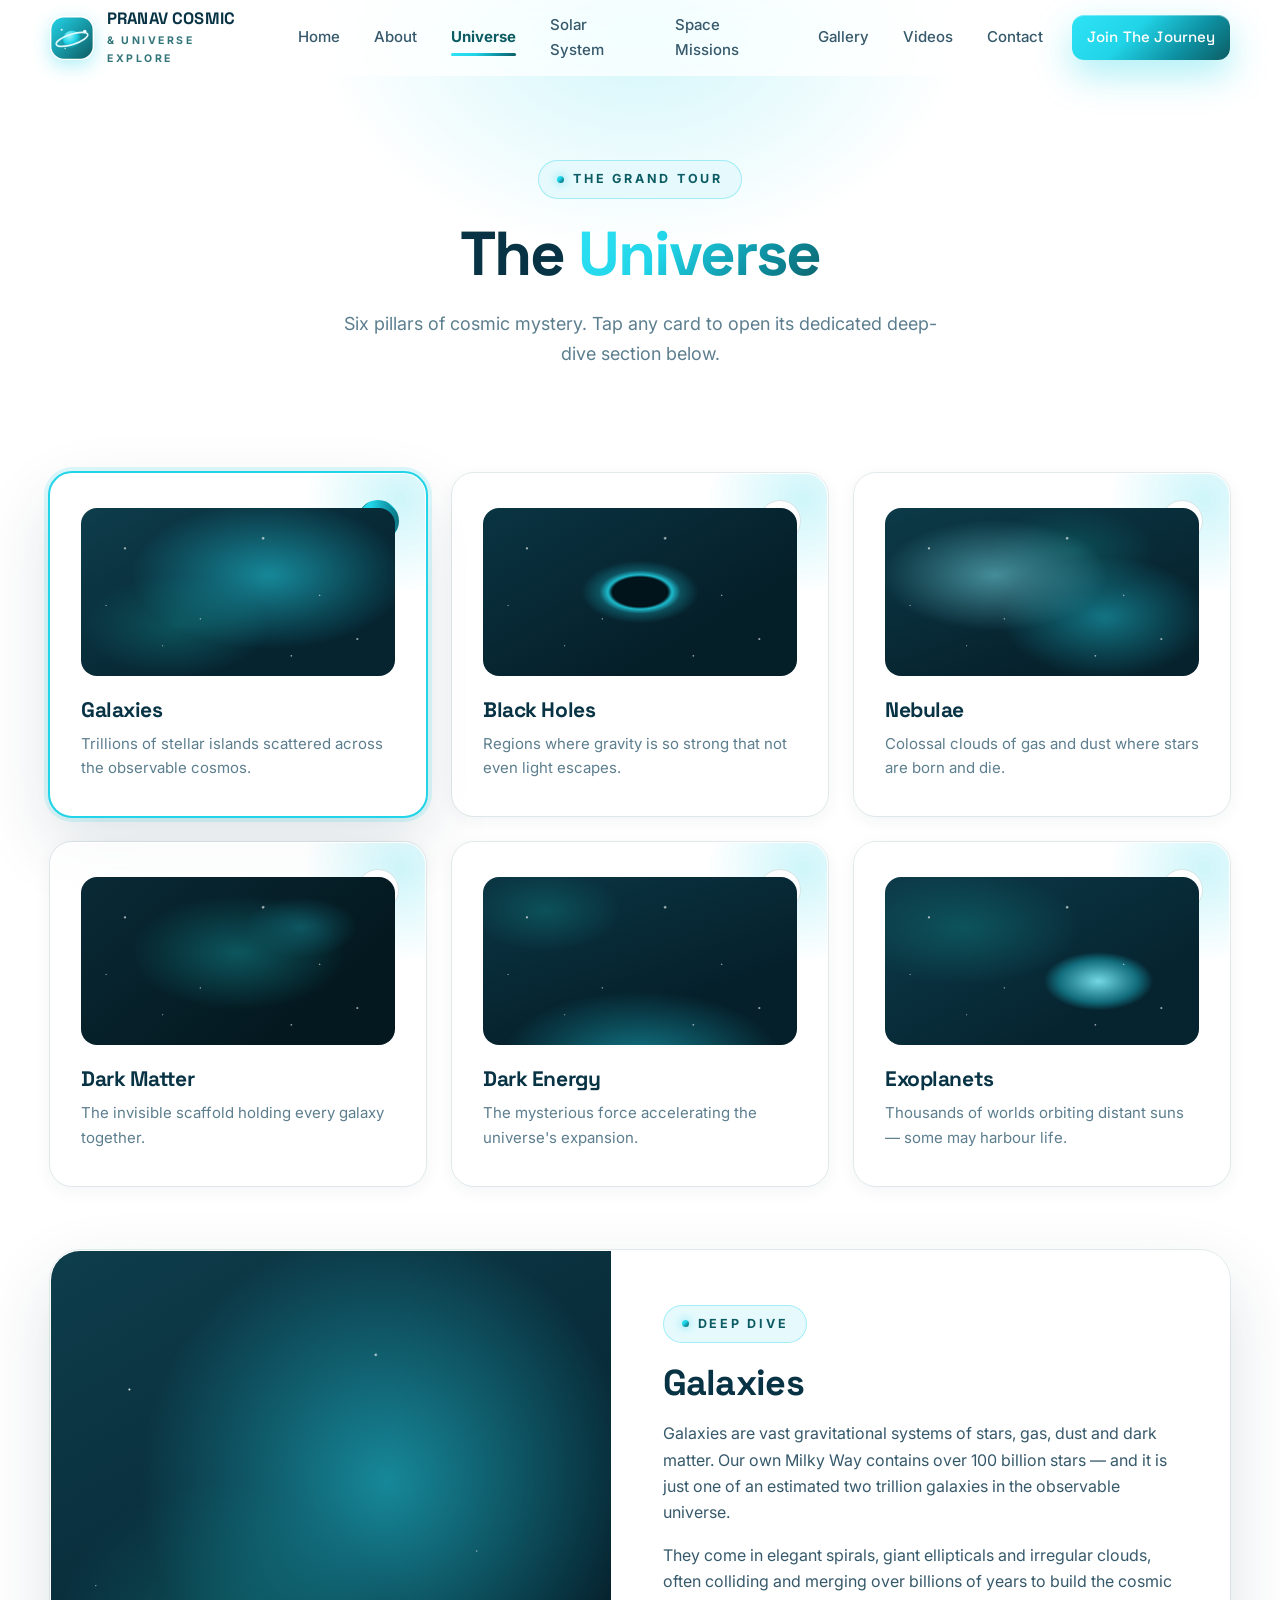
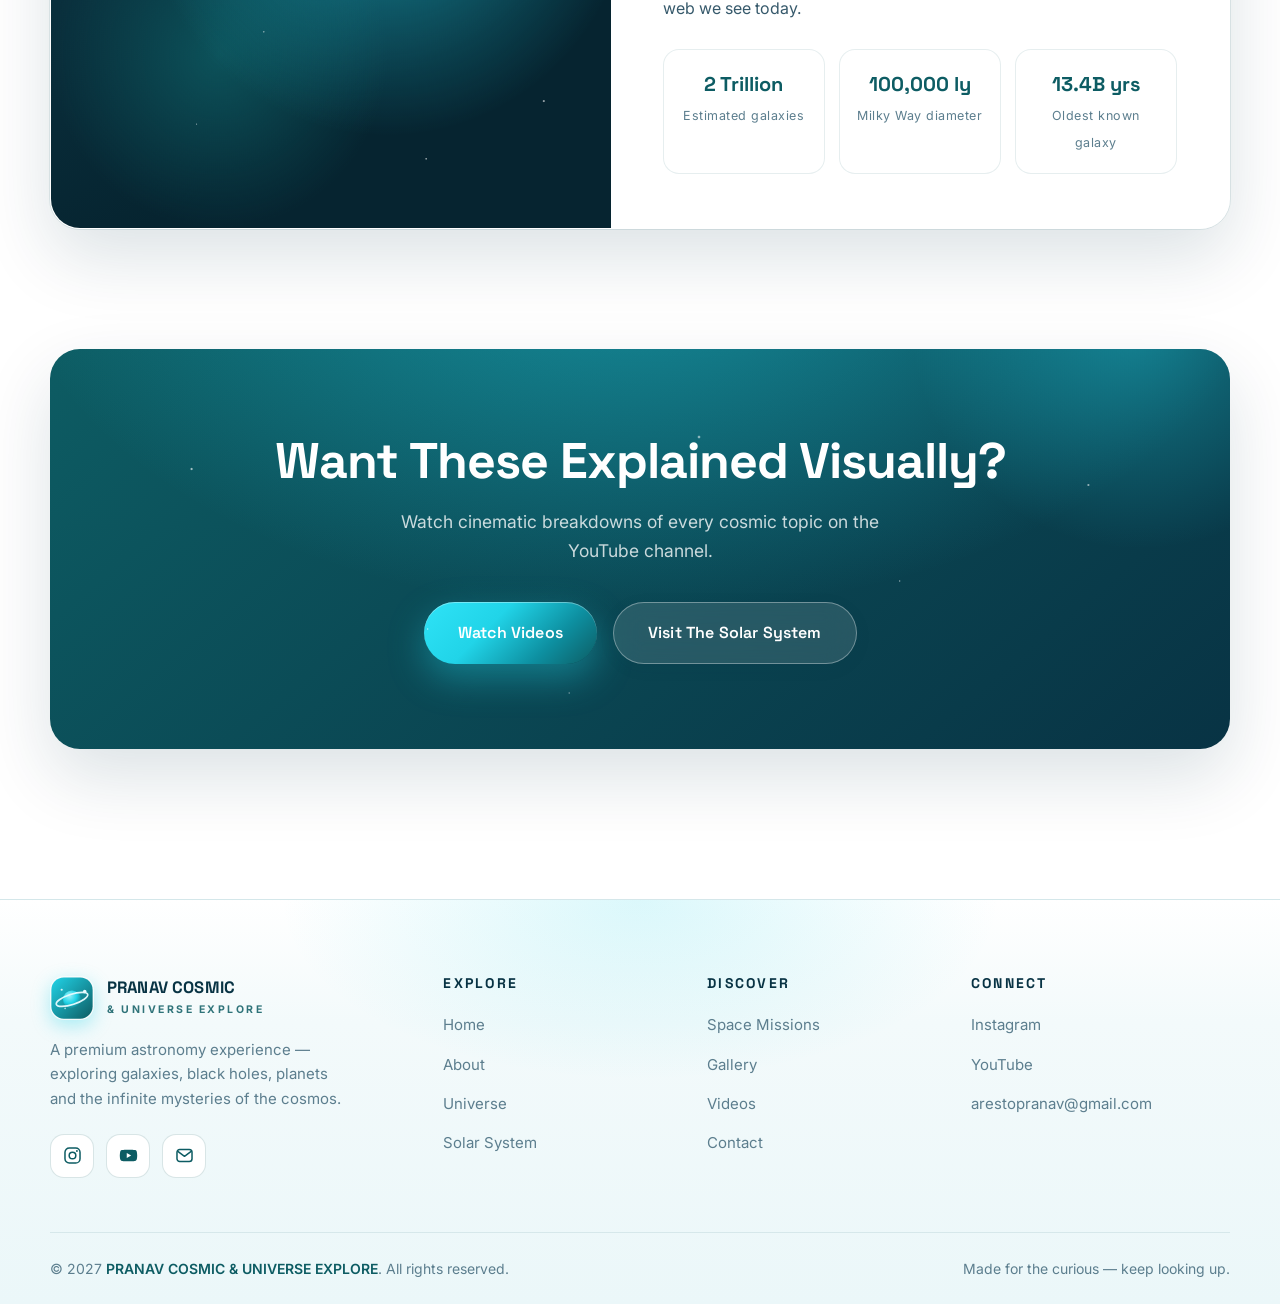
<file: app/universe.html>
<!DOCTYPE html>
<html lang="en">
<head>
  <meta charset="UTF-8" />
  <meta name="viewport" content="width=device-width, initial-scale=1.0" />
  <title>The Universe — Galaxies, Black Holes, Nebulae &amp; More | PRANAV COSMIC</title>
  <meta name="description" content="Explore the building blocks of the cosmos: galaxies, black holes, nebulae, dark matter, dark energy and exoplanets — explained beautifully." />
  <link rel="icon" type="image/svg+xml" href="assets/favicon.svg" />
  <link rel="preconnect" href="https://fonts.googleapis.com" />
  <link rel="preconnect" href="https://fonts.gstatic.com" crossorigin />
  <link href="https://fonts.googleapis.com/css2?family=Inter:wght@400;500;600;700&family=Space+Grotesk:wght@500;600;700&display=swap" rel="stylesheet" />
  <link rel="stylesheet" href="css/style.css" />
</head>
<body>

  <header class="navbar">
    <div class="container nav-inner">
      <a href="index.html" class="brand" aria-label="PRANAV COSMIC home">
        <span class="brand-logo"><img src="assets/logo.svg" alt="PRANAV COSMIC logo" /></span>
        <span class="brand-text">
          <span class="brand-name">PRANAV COSMIC</span><br />
          <span class="brand-sub">&amp; Universe Explore</span>
        </span>
      </a>
      <nav class="nav-links" aria-label="Primary">
        <a href="index.html">Home</a>
        <a href="about.html">About</a>
        <a href="universe.html" class="active">Universe</a>
        <a href="solar-system.html">Solar System</a>
        <a href="missions.html">Space Missions</a>
        <a href="gallery.html">Gallery</a>
        <a href="videos.html">Videos</a>
        <a href="contact.html">Contact</a>
        <a href="contact.html" class="btn btn-primary btn-sm nav-cta">Join The Journey</a>
      </nav>
      <button class="nav-toggle" aria-label="Toggle menu" aria-expanded="false">
        <span></span><span></span><span></span>
      </button>
    </div>
  </header>
  <div class="mobile-menu">
    <a href="index.html">Home</a>
    <a href="about.html">About</a>
    <a href="universe.html" class="active">Universe</a>
    <a href="solar-system.html">Solar System</a>
    <a href="missions.html">Space Missions</a>
    <a href="gallery.html">Gallery</a>
    <a href="videos.html">Videos</a>
    <a href="contact.html">Contact</a>
    <a href="contact.html" class="btn btn-primary">Join The Cosmic Journey</a>
  </div>

  <main>
    <section class="page-hero">
      <div class="container">
        <span class="eyebrow reveal">The Grand Tour</span>
        <h1 class="reveal" data-delay="1">The <span class="gradient-text">Universe</span></h1>
        <p class="reveal" data-delay="2">Six pillars of cosmic mystery. Tap any card to open its dedicated deep-dive section below.</p>
      </div>
    </section>

    <section class="section" style="padding-top: 20px;">
      <div class="container">
        <div class="grid-3">
          <button class="topic-card uni-card reveal" data-uni="galaxies">
            <span class="arrow-pill"><svg viewBox="0 0 24 24" fill="none" stroke="currentColor" stroke-width="2.2" stroke-linecap="round" stroke-linejoin="round"><path d="M5 12h14M13 6l6 6-6 6"/></svg></span>
            <div class="uni-art cosmic-art art-galaxies"></div>
            <h3>Galaxies</h3>
            <p>Trillions of stellar islands scattered across the observable cosmos.</p>
          </button>
          <button class="topic-card uni-card reveal" data-delay="1" data-uni="blackholes">
            <span class="arrow-pill"><svg viewBox="0 0 24 24" fill="none" stroke="currentColor" stroke-width="2.2" stroke-linecap="round" stroke-linejoin="round"><path d="M5 12h14M13 6l6 6-6 6"/></svg></span>
            <div class="uni-art cosmic-art art-blackholes"></div>
            <h3>Black Holes</h3>
            <p>Regions where gravity is so strong that not even light escapes.</p>
          </button>
          <button class="topic-card uni-card reveal" data-delay="2" data-uni="nebulae">
            <span class="arrow-pill"><svg viewBox="0 0 24 24" fill="none" stroke="currentColor" stroke-width="2.2" stroke-linecap="round" stroke-linejoin="round"><path d="M5 12h14M13 6l6 6-6 6"/></svg></span>
            <div class="uni-art cosmic-art art-nebulae"></div>
            <h3>Nebulae</h3>
            <p>Colossal clouds of gas and dust where stars are born and die.</p>
          </button>
          <button class="topic-card uni-card reveal" data-uni="darkmatter">
            <span class="arrow-pill"><svg viewBox="0 0 24 24" fill="none" stroke="currentColor" stroke-width="2.2" stroke-linecap="round" stroke-linejoin="round"><path d="M5 12h14M13 6l6 6-6 6"/></svg></span>
            <div class="uni-art cosmic-art art-darkmatter"></div>
            <h3>Dark Matter</h3>
            <p>The invisible scaffold holding every galaxy together.</p>
          </button>
          <button class="topic-card uni-card reveal" data-delay="1" data-uni="darkenergy">
            <span class="arrow-pill"><svg viewBox="0 0 24 24" fill="none" stroke="currentColor" stroke-width="2.2" stroke-linecap="round" stroke-linejoin="round"><path d="M5 12h14M13 6l6 6-6 6"/></svg></span>
            <div class="uni-art cosmic-art art-darkenergy"></div>
            <h3>Dark Energy</h3>
            <p>The mysterious force accelerating the universe's expansion.</p>
          </button>
          <button class="topic-card uni-card reveal" data-delay="2" data-uni="exoplanets">
            <span class="arrow-pill"><svg viewBox="0 0 24 24" fill="none" stroke="currentColor" stroke-width="2.2" stroke-linecap="round" stroke-linejoin="round"><path d="M5 12h14M13 6l6 6-6 6"/></svg></span>
            <div class="uni-art cosmic-art art-exoplanets"></div>
            <h3>Exoplanets</h3>
            <p>Thousands of worlds orbiting distant suns — some may harbour life.</p>
          </button>
        </div>

        <!-- Dedicated info section -->
        <div class="uni-detail" id="uni-detail">
          <div class="uni-detail-visual">
            <div class="uni-art-full cosmic-art art-galaxies" id="ud-art"></div>
          </div>
          <div class="uni-detail-body">
            <span class="eyebrow">Deep Dive</span>
            <h3 id="ud-title">Galaxies</h3>
            <div id="ud-desc"></div>
            <div class="uni-facts" id="ud-facts"></div>
          </div>
        </div>
      </div>
    </section>

    <section class="section" style="padding-top: 10px;">
      <div class="container">
        <div class="cta-banner reveal">
          <h2>Want These Explained Visually?</h2>
          <p>Watch cinematic breakdowns of every cosmic topic on the YouTube channel.</p>
          <div class="cta-actions">
            <a href="videos.html" class="btn btn-primary">Watch Videos</a>
            <a href="solar-system.html" class="btn btn-ghost">Visit The Solar System</a>
          </div>
        </div>
      </div>
    </section>
  </main>

  <footer class="footer">
    <div class="container footer-grid">
      <div class="footer-brand">
        <a href="index.html" class="brand">
          <span class="brand-logo"><img src="assets/logo.svg" alt="PRANAV COSMIC logo" /></span>
          <span class="brand-text">
            <span class="brand-name">PRANAV COSMIC</span><br />
            <span class="brand-sub">&amp; Universe Explore</span>
          </span>
        </a>
        <p>A premium astronomy experience — exploring galaxies, black holes, planets and the infinite mysteries of the cosmos.</p>
        <div class="socials">
          <a href="https://www.instagram.com/arestopranav_.0p" target="_blank" rel="noopener" aria-label="Instagram">
            <svg viewBox="0 0 24 24" fill="none" stroke="currentColor" stroke-width="1.9" stroke-linecap="round" stroke-linejoin="round"><rect x="2.5" y="2.5" width="19" height="19" rx="5.5"/><circle cx="12" cy="12" r="4.2"/><circle cx="17.6" cy="6.4" r="1.2" fill="currentColor" stroke="none"/></svg>
          </a>
          <a href="https://youtube.com/@aetheriaceleste" target="_blank" rel="noopener" aria-label="YouTube">
            <svg viewBox="0 0 24 24" fill="currentColor"><path d="M22.5 7.2a2.8 2.8 0 0 0-2-2C18.9 4.8 12 4.8 12 4.8s-6.9 0-8.5.4a2.8 2.8 0 0 0-2 2A29 29 0 0 0 1 12a29 29 0 0 0 .5 4.8 2.8 2.8 0 0 0 2 2c1.6.4 8.5.4 8.5.4s6.9 0 8.5-.4a2.8 2.8 0 0 0 2-2A29 29 0 0 0 23 12a29 29 0 0 0-.5-4.8zM9.8 15.1V8.9L15.4 12z"/></svg>
          </a>
          <a href="mailto:arestopranav@gmail.com" aria-label="Email">
            <svg viewBox="0 0 24 24" fill="none" stroke="currentColor" stroke-width="1.9" stroke-linecap="round" stroke-linejoin="round"><rect x="2.5" y="4.5" width="19" height="15" rx="3.5"/><path d="m4 7 8 6 8-6"/></svg>
          </a>
        </div>
      </div>
      <div class="footer-col">
        <h4>Explore</h4>
        <ul>
          <li><a href="index.html">Home</a></li>
          <li><a href="about.html">About</a></li>
          <li><a href="universe.html">Universe</a></li>
          <li><a href="solar-system.html">Solar System</a></li>
        </ul>
      </div>
      <div class="footer-col">
        <h4>Discover</h4>
        <ul>
          <li><a href="missions.html">Space Missions</a></li>
          <li><a href="gallery.html">Gallery</a></li>
          <li><a href="videos.html">Videos</a></li>
          <li><a href="contact.html">Contact</a></li>
        </ul>
      </div>
      <div class="footer-col">
        <h4>Connect</h4>
        <ul>
          <li><a href="https://www.instagram.com/arestopranav_.0p" target="_blank" rel="noopener">Instagram</a></li>
          <li><a href="https://youtube.com/@aetheriaceleste" target="_blank" rel="noopener">YouTube</a></li>
          <li><a href="mailto:arestopranav@gmail.com">arestopranav@gmail.com</a></li>
        </ul>
      </div>
    </div>
    <div class="container footer-bottom">
      <span>© 2027 <strong>PRANAV COSMIC &amp; UNIVERSE EXPLORE</strong>. All rights reserved.</span>
      <span>Made for the curious — keep looking up.</span>
    </div>
  </footer>

  <script>
    window.UNIVERSE_DATA = {
      galaxies: {
        title: "Galaxies",
        art: "art-galaxies",
        desc: "<p>Galaxies are vast gravitational systems of stars, gas, dust and dark matter. Our own Milky Way contains over 100 billion stars — and it is just one of an estimated two trillion galaxies in the observable universe.</p><p>They come in elegant spirals, giant ellipticals and irregular clouds, often colliding and merging over billions of years to build the cosmic web we see today.</p>",
        facts: [["2 Trillion", "Estimated galaxies"], ["100,000 ly", "Milky Way diameter"], ["13.4B yrs", "Oldest known galaxy"]]
      },
      blackholes: {
        title: "Black Holes",
        art: "art-blackholes",
        desc: "<p>A black hole forms when a massive star collapses under its own gravity, squeezing matter into a point of infinite density called a singularity. Its boundary — the event horizon — is a point of no return, where not even light can escape.</p><p>Supermassive black holes millions to billions of times the Sun's mass sit at the centres of galaxies, including Sagittarius A* in our own Milky Way.</p>",
        facts: [["4.3M M☉", "Sagittarius A* mass"], ["2019", "First BH image (M87*)"], ["∞ density", "At the singularity"]]
      },
      nebulae: {
        title: "Nebulae",
        art: "art-nebulae",
        desc: "<p>Nebulae are immense interstellar clouds of hydrogen, helium and dust. Some are stellar nurseries — like the Orion Nebula — where gravity gathers gas into newborn stars. Others are the glowing remains of dying suns.</p><p>Their vivid colours come from ionised gases: hydrogen glows red, oxygen teal-green, and dust reflects the light of nearby stars in soft blue hues.</p>",
        facts: [["1,344 ly", "Orion Nebula distance"], ["24 ly wide", "Orion Nebula size"], ["7,000 yrs", "Crab supernova age"]]
      },
      darkmatter: {
        title: "Dark Matter",
        art: "art-darkmatter",
        desc: "<p>Galaxies spin so fast that their visible matter shouldn't be able to hold them together — yet they do. The culprit is dark matter: an invisible substance that doesn't emit, absorb or reflect light, and reveals itself only through gravity.</p><p>It makes up roughly 27% of the universe and forms the hidden scaffolding along which galaxies and clusters assembled.</p>",
        facts: [["27%", "Share of the universe"], ["5×", "More than normal matter"], ["1933", "First hinted by Zwicky"]]
      },
      darkenergy: {
        title: "Dark Energy",
        art: "art-darkenergy",
        desc: "<p>In 1998, astronomers studying distant supernovae made a stunning discovery: the expansion of the universe is speeding up, not slowing down. The unknown driver of this acceleration was named dark energy.</p><p>Making up about 68% of the cosmos, it behaves like a pressure inherent to empty space itself — and its true nature remains the biggest open question in cosmology.</p>",
        facts: [["68%", "Share of the universe"], ["1998", "Acceleration discovered"], ["#1 mystery", "In modern cosmology"]]
      },
      exoplanets: {
        title: "Exoplanets",
        art: "art-exoplanets",
        desc: "<p>Exoplanets are worlds orbiting stars beyond our Sun. Since the first confirmed detection in 1992, more than 5,500 have been found — from scorched hot Jupiters to rocky Earth-sized worlds in their stars' habitable zones.</p><p>Missions like Kepler, TESS and the James Webb Space Telescope are now studying their atmospheres, searching for the chemical fingerprints of life.</p>",
        facts: [["5,500+", "Confirmed exoplanets"], ["4.2 ly", "Nearest: Proxima b"], ["1992", "First confirmed discovery"]]
      }
    };
  </script>
  <script src="js/main.js"></script>
</body>
</html>
</file>
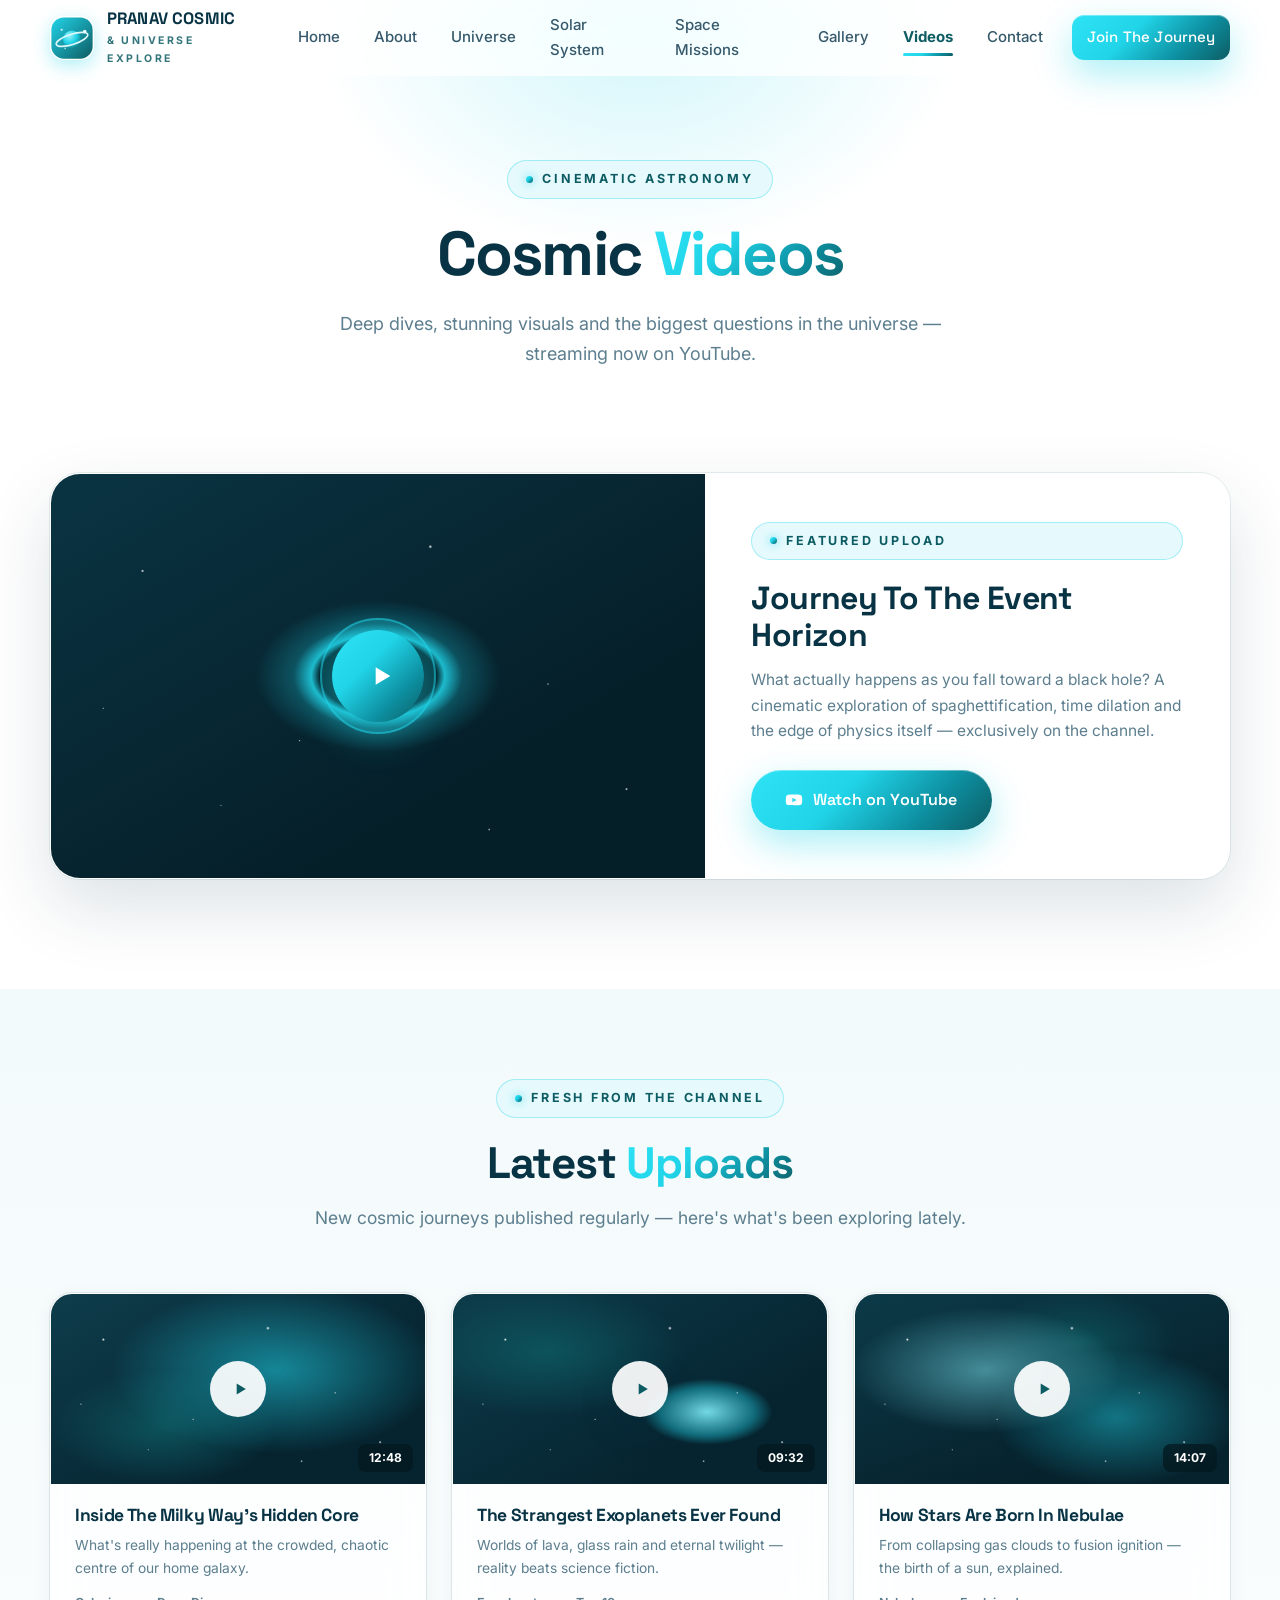
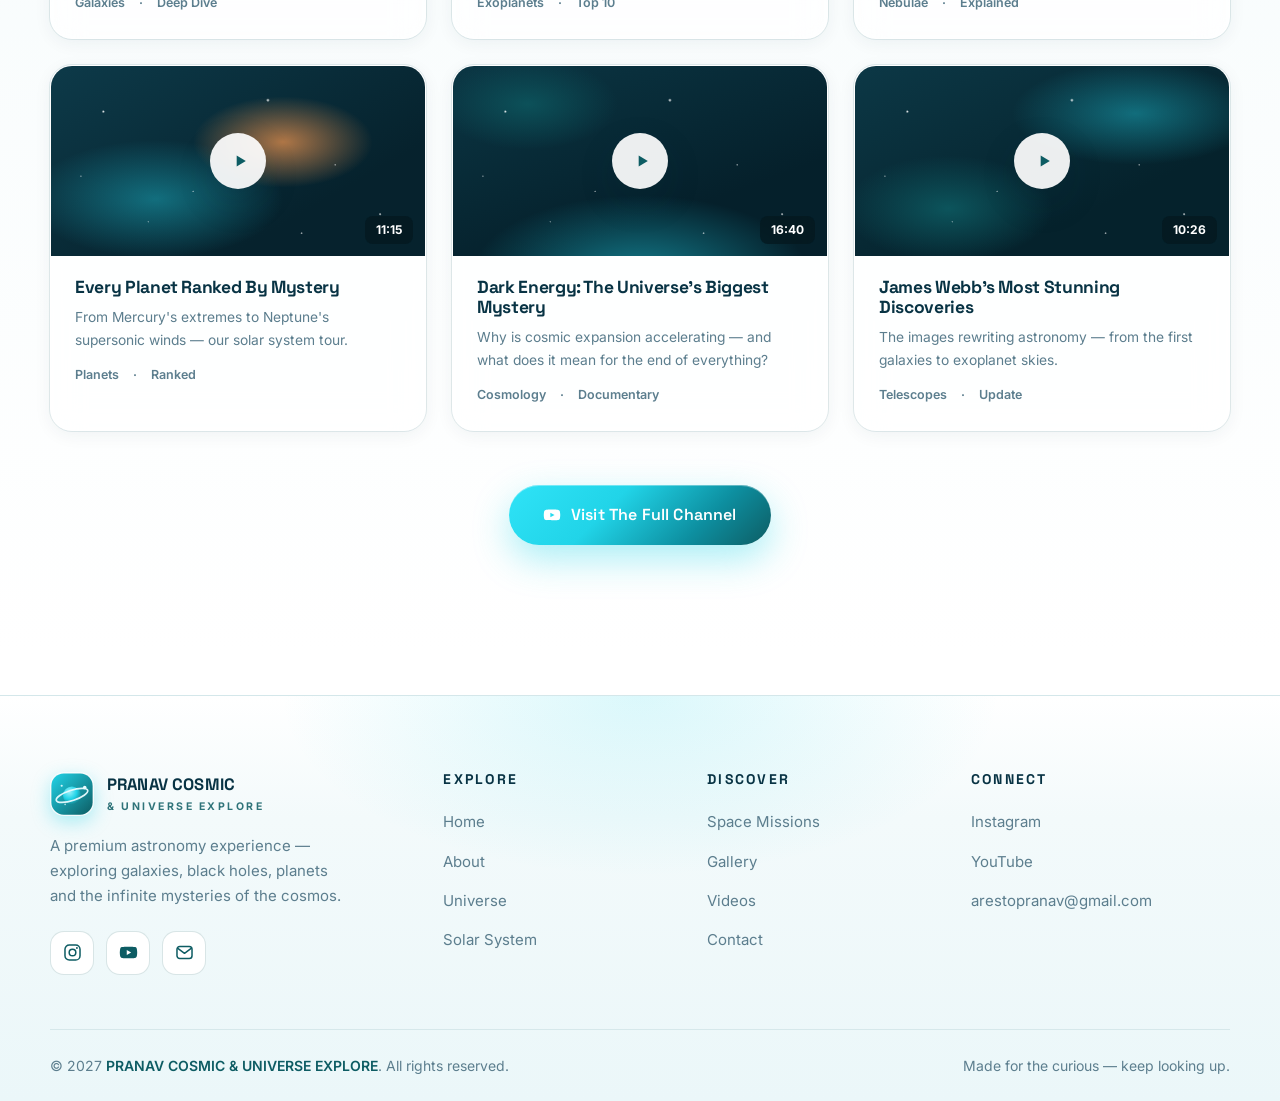
<file: app/videos.html>
<!DOCTYPE html>
<html lang="en">
<head>
  <meta charset="UTF-8" />
  <meta name="viewport" content="width=device-width, initial-scale=1.0" />
  <title>Cosmic Videos — Watch On YouTube | PRANAV COSMIC</title>
  <meta name="description" content="Watch cinematic astronomy videos from PRANAV COSMIC & UNIVERSE EXPLORE — black holes, galaxies, planets, space missions and cosmic mysteries." />
  <link rel="icon" type="image/svg+xml" href="assets/favicon.svg" />
  <link rel="preconnect" href="https://fonts.googleapis.com" />
  <link rel="preconnect" href="https://fonts.gstatic.com" crossorigin />
  <link href="https://fonts.googleapis.com/css2?family=Inter:wght@400;500;600;700&family=Space+Grotesk:wght@500;600;700&display=swap" rel="stylesheet" />
  <link rel="stylesheet" href="css/style.css" />
</head>
<body>

  <header class="navbar">
    <div class="container nav-inner">
      <a href="index.html" class="brand" aria-label="PRANAV COSMIC home">
        <span class="brand-logo"><img src="assets/logo.svg" alt="PRANAV COSMIC logo" /></span>
        <span class="brand-text">
          <span class="brand-name">PRANAV COSMIC</span><br />
          <span class="brand-sub">&amp; Universe Explore</span>
        </span>
      </a>
      <nav class="nav-links" aria-label="Primary">
        <a href="index.html">Home</a>
        <a href="about.html">About</a>
        <a href="universe.html">Universe</a>
        <a href="solar-system.html">Solar System</a>
        <a href="missions.html">Space Missions</a>
        <a href="gallery.html">Gallery</a>
        <a href="videos.html" class="active">Videos</a>
        <a href="contact.html">Contact</a>
        <a href="contact.html" class="btn btn-primary btn-sm nav-cta">Join The Journey</a>
      </nav>
      <button class="nav-toggle" aria-label="Toggle menu" aria-expanded="false">
        <span></span><span></span><span></span>
      </button>
    </div>
  </header>
  <div class="mobile-menu">
    <a href="index.html">Home</a>
    <a href="about.html">About</a>
    <a href="universe.html">Universe</a>
    <a href="solar-system.html">Solar System</a>
    <a href="missions.html">Space Missions</a>
    <a href="gallery.html">Gallery</a>
    <a href="videos.html" class="active">Videos</a>
    <a href="contact.html">Contact</a>
    <a href="contact.html" class="btn btn-primary">Join The Cosmic Journey</a>
  </div>

  <main>
    <section class="page-hero">
      <div class="container">
        <span class="eyebrow reveal">Cinematic Astronomy</span>
        <h1 class="reveal" data-delay="1">Cosmic <span class="gradient-text">Videos</span></h1>
        <p class="reveal" data-delay="2">Deep dives, stunning visuals and the biggest questions in the universe — streaming now on YouTube.</p>
      </div>
    </section>

    <!-- Featured -->
    <section class="section" style="padding-top: 20px;">
      <div class="container">
        <div class="featured-video reveal">
          <a class="fv-thumb cosmic-art art-blackholes" href="https://youtube.com/@aetheriaceleste" target="_blank" rel="noopener" aria-label="Watch featured video on YouTube">
            <span class="play-btn"><svg viewBox="0 0 24 24" fill="currentColor"><path d="M8 5.5v13l11-6.5z"/></svg></span>
          </a>
          <div class="fv-body">
            <span class="eyebrow">Featured Upload</span>
            <h3>Journey To The Event Horizon</h3>
            <p>What actually happens as you fall toward a black hole? A cinematic exploration of spaghettification, time dilation and the edge of physics itself — exclusively on the channel.</p>
            <div class="fv-actions">
              <a href="https://youtube.com/@aetheriaceleste" target="_blank" rel="noopener" class="btn btn-primary">
                <svg viewBox="0 0 24 24" fill="currentColor"><path d="M22.5 7.2a2.8 2.8 0 0 0-2-2C18.9 4.8 12 4.8 12 4.8s-6.9 0-8.5.4a2.8 2.8 0 0 0-2 2A29 29 0 0 0 1 12a29 29 0 0 0 .5 4.8 2.8 2.8 0 0 0 2 2c1.6.4 8.5.4 8.5.4s6.9 0 8.5-.4a2.8 2.8 0 0 0 2-2A29 29 0 0 0 23 12a29 29 0 0 0-.5-4.8zM9.8 15.1V8.9L15.4 12z"/></svg>
                Watch on YouTube</a>
            </div>
          </div>
        </div>
      </div>
    </section>

    <!-- Latest uploads -->
    <section class="section section-tint" style="padding-top: 90px;">
      <div class="container">
        <div class="section-head reveal">
          <span class="eyebrow">Fresh From The Channel</span>
          <h2>Latest <span class="gradient-text">Uploads</span></h2>
          <p>New cosmic journeys published regularly — here's what's been exploring lately.</p>
        </div>
        <div class="video-grid">
          <a class="video-card reveal" href="https://youtube.com/@aetheriaceleste" target="_blank" rel="noopener">
            <div class="vc-thumb cosmic-art art-galaxies">
              <span class="mini-play"><svg viewBox="0 0 24 24" fill="currentColor"><path d="M8 5.5v13l11-6.5z"/></svg></span>
              <span class="vc-duration">12:48</span>
            </div>
            <div class="vc-body">
              <h3>Inside The Milky Way's Hidden Core</h3>
              <p>What's really happening at the crowded, chaotic centre of our home galaxy.</p>
              <div class="vc-meta"><span>Galaxies</span><span>·</span><span>Deep Dive</span></div>
            </div>
          </a>
          <a class="video-card reveal" data-delay="1" href="https://youtube.com/@aetheriaceleste" target="_blank" rel="noopener">
            <div class="vc-thumb cosmic-art art-exoplanets">
              <span class="mini-play"><svg viewBox="0 0 24 24" fill="currentColor"><path d="M8 5.5v13l11-6.5z"/></svg></span>
              <span class="vc-duration">09:32</span>
            </div>
            <div class="vc-body">
              <h3>The Strangest Exoplanets Ever Found</h3>
              <p>Worlds of lava, glass rain and eternal twilight — reality beats science fiction.</p>
              <div class="vc-meta"><span>Exoplanets</span><span>·</span><span>Top 10</span></div>
            </div>
          </a>
          <a class="video-card reveal" data-delay="2" href="https://youtube.com/@aetheriaceleste" target="_blank" rel="noopener">
            <div class="vc-thumb cosmic-art art-nebulae">
              <span class="mini-play"><svg viewBox="0 0 24 24" fill="currentColor"><path d="M8 5.5v13l11-6.5z"/></svg></span>
              <span class="vc-duration">14:07</span>
            </div>
            <div class="vc-body">
              <h3>How Stars Are Born In Nebulae</h3>
              <p>From collapsing gas clouds to fusion ignition — the birth of a sun, explained.</p>
              <div class="vc-meta"><span>Nebulae</span><span>·</span><span>Explained</span></div>
            </div>
          </a>
          <a class="video-card reveal" href="https://youtube.com/@aetheriaceleste" target="_blank" rel="noopener">
            <div class="vc-thumb cosmic-art art-planets">
              <span class="mini-play"><svg viewBox="0 0 24 24" fill="currentColor"><path d="M8 5.5v13l11-6.5z"/></svg></span>
              <span class="vc-duration">11:15</span>
            </div>
            <div class="vc-body">
              <h3>Every Planet Ranked By Mystery</h3>
              <p>From Mercury's extremes to Neptune's supersonic winds — our solar system tour.</p>
              <div class="vc-meta"><span>Planets</span><span>·</span><span>Ranked</span></div>
            </div>
          </a>
          <a class="video-card reveal" data-delay="1" href="https://youtube.com/@aetheriaceleste" target="_blank" rel="noopener">
            <div class="vc-thumb cosmic-art art-darkenergy">
              <span class="mini-play"><svg viewBox="0 0 24 24" fill="currentColor"><path d="M8 5.5v13l11-6.5z"/></svg></span>
              <span class="vc-duration">16:40</span>
            </div>
            <div class="vc-body">
              <h3>Dark Energy: The Universe's Biggest Mystery</h3>
              <p>Why is cosmic expansion accelerating — and what does it mean for the end of everything?</p>
              <div class="vc-meta"><span>Cosmology</span><span>·</span><span>Documentary</span></div>
            </div>
          </a>
          <a class="video-card reveal" data-delay="2" href="https://youtube.com/@aetheriaceleste" target="_blank" rel="noopener">
            <div class="vc-thumb cosmic-art art-spacecraft">
              <span class="mini-play"><svg viewBox="0 0 24 24" fill="currentColor"><path d="M8 5.5v13l11-6.5z"/></svg></span>
              <span class="vc-duration">10:26</span>
            </div>
            <div class="vc-body">
              <h3>James Webb's Most Stunning Discoveries</h3>
              <p>The images rewriting astronomy — from the first galaxies to exoplanet skies.</p>
              <div class="vc-meta"><span>Telescopes</span><span>·</span><span>Update</span></div>
            </div>
          </a>
        </div>

        <div style="text-align:center; margin-top: 54px;" class="reveal">
          <a href="https://youtube.com/@aetheriaceleste" target="_blank" rel="noopener" class="btn btn-primary">
            <svg viewBox="0 0 24 24" fill="currentColor"><path d="M22.5 7.2a2.8 2.8 0 0 0-2-2C18.9 4.8 12 4.8 12 4.8s-6.9 0-8.5.4a2.8 2.8 0 0 0-2 2A29 29 0 0 0 1 12a29 29 0 0 0 .5 4.8 2.8 2.8 0 0 0 2 2c1.6.4 8.5.4 8.5.4s6.9 0 8.5-.4a2.8 2.8 0 0 0 2-2A29 29 0 0 0 23 12a29 29 0 0 0-.5-4.8zM9.8 15.1V8.9L15.4 12z"/></svg>
            Visit The Full Channel</a>
        </div>
      </div>
    </section>
  </main>

  <footer class="footer">
    <div class="container footer-grid">
      <div class="footer-brand">
        <a href="index.html" class="brand">
          <span class="brand-logo"><img src="assets/logo.svg" alt="PRANAV COSMIC logo" /></span>
          <span class="brand-text">
            <span class="brand-name">PRANAV COSMIC</span><br />
            <span class="brand-sub">&amp; Universe Explore</span>
          </span>
        </a>
        <p>A premium astronomy experience — exploring galaxies, black holes, planets and the infinite mysteries of the cosmos.</p>
        <div class="socials">
          <a href="https://www.instagram.com/arestopranav_.0p" target="_blank" rel="noopener" aria-label="Instagram">
            <svg viewBox="0 0 24 24" fill="none" stroke="currentColor" stroke-width="1.9" stroke-linecap="round" stroke-linejoin="round"><rect x="2.5" y="2.5" width="19" height="19" rx="5.5"/><circle cx="12" cy="12" r="4.2"/><circle cx="17.6" cy="6.4" r="1.2" fill="currentColor" stroke="none"/></svg>
          </a>
          <a href="https://youtube.com/@aetheriaceleste" target="_blank" rel="noopener" aria-label="YouTube">
            <svg viewBox="0 0 24 24" fill="currentColor"><path d="M22.5 7.2a2.8 2.8 0 0 0-2-2C18.9 4.8 12 4.8 12 4.8s-6.9 0-8.5.4a2.8 2.8 0 0 0-2 2A29 29 0 0 0 1 12a29 29 0 0 0 .5 4.8 2.8 2.8 0 0 0 2 2c1.6.4 8.5.4 8.5.4s6.9 0 8.5-.4a2.8 2.8 0 0 0 2-2A29 29 0 0 0 23 12a29 29 0 0 0-.5-4.8zM9.8 15.1V8.9L15.4 12z"/></svg>
          </a>
          <a href="mailto:arestopranav@gmail.com" aria-label="Email">
            <svg viewBox="0 0 24 24" fill="none" stroke="currentColor" stroke-width="1.9" stroke-linecap="round" stroke-linejoin="round"><rect x="2.5" y="4.5" width="19" height="15" rx="3.5"/><path d="m4 7 8 6 8-6"/></svg>
          </a>
        </div>
      </div>
      <div class="footer-col">
        <h4>Explore</h4>
        <ul>
          <li><a href="index.html">Home</a></li>
          <li><a href="about.html">About</a></li>
          <li><a href="universe.html">Universe</a></li>
          <li><a href="solar-system.html">Solar System</a></li>
        </ul>
      </div>
      <div class="footer-col">
        <h4>Discover</h4>
        <ul>
          <li><a href="missions.html">Space Missions</a></li>
          <li><a href="gallery.html">Gallery</a></li>
          <li><a href="videos.html">Videos</a></li>
          <li><a href="contact.html">Contact</a></li>
        </ul>
      </div>
      <div class="footer-col">
        <h4>Connect</h4>
        <ul>
          <li><a href="https://www.instagram.com/arestopranav_.0p" target="_blank" rel="noopener">Instagram</a></li>
          <li><a href="https://youtube.com/@aetheriaceleste" target="_blank" rel="noopener">YouTube</a></li>
          <li><a href="mailto:arestopranav@gmail.com">arestopranav@gmail.com</a></li>
        </ul>
      </div>
    </div>
    <div class="container footer-bottom">
      <span>© 2027 <strong>PRANAV COSMIC &amp; UNIVERSE EXPLORE</strong>. All rights reserved.</span>
      <span>Made for the curious — keep looking up.</span>
    </div>
  </footer>

  <script src="js/main.js"></script>
</body>
</html>
</file>
<file: app/css/style.css>
/* ============================================================
   PRANAV COSMIC & UNIVERSE EXPLORE — Design System
   Palette: Primary #21D4E8 · Secondary #0D5C63 · Navy #083344
   ============================================================ */

:root {
  --primary: #21D4E8;
  --primary-light: #7FEBF7;
  --primary-soft: #E6FAFD;
  --secondary: #0D5C63;
  --navy: #083344;
  --ink: #36596B;
  --ink-soft: #5C7E8E;
  --bg: #FFFFFF;
  --tint: #F3FAFB;
  --tint-2: #EBF7F9;
  --border: rgba(13, 92, 99, 0.10);
  --border-strong: rgba(13, 92, 99, 0.16);
  --glass: rgba(255, 255, 255, 0.72);
  --grad: linear-gradient(135deg, #2FE3F7 0%, #21D4E8 38%, #0D8FA0 72%, #0D5C63 100%);
  --grad-soft: linear-gradient(135deg, rgba(33, 212, 232, 0.16), rgba(13, 92, 99, 0.08));
  --radius-sm: 14px;
  --radius: 22px;
  --radius-lg: 30px;
  --shadow-sm: 0 4px 18px rgba(8, 51, 68, 0.06);
  --shadow-md: 0 14px 40px rgba(8, 51, 68, 0.10);
  --shadow-lg: 0 28px 70px rgba(8, 51, 68, 0.14);
  --shadow-glow: 0 14px 36px rgba(33, 212, 232, 0.38);
  --font-display: "Space Grotesk", "Inter", system-ui, sans-serif;
  --font-body: "Inter", system-ui, -apple-system, sans-serif;
  --nav-h: 76px;
  --ease: cubic-bezier(0.22, 1, 0.36, 1);
}

/* ---------- Reset / Base ---------- */
*, *::before, *::after { box-sizing: border-box; margin: 0; padding: 0; }

html { scroll-behavior: smooth; -webkit-text-size-adjust: 100%; }

body {
  font-family: var(--font-body);
  color: var(--ink);
  background: var(--bg);
  line-height: 1.65;
  font-size: 16.5px;
  overflow-x: hidden;
  opacity: 0;
  transition: opacity 0.45s ease;
}
body.page-loaded { opacity: 1; }
body.page-leaving { opacity: 0; }

img, svg, video { display: block; max-width: 100%; }
a { color: inherit; text-decoration: none; }
ul, ol { list-style: none; }
button { font: inherit; cursor: pointer; border: none; background: none; color: inherit; }
input, textarea { font: inherit; color: var(--navy); }

h1, h2, h3, h4 {
  font-family: var(--font-display);
  color: var(--navy);
  line-height: 1.14;
  font-weight: 700;
  letter-spacing: -0.02em;
}

::selection { background: rgba(33, 212, 232, 0.28); color: var(--navy); }

/* ---------- Layout utilities ---------- */
.container { width: min(1180px, calc(100% - 48px)); margin-inline: auto; }
.section { padding: 110px 0; position: relative; }
.section-tint { background: linear-gradient(180deg, var(--tint) 0%, #fff 100%); }
.section-head { max-width: 680px; margin: 0 auto 60px; text-align: center; }
.section-head.left { margin-inline: 0; text-align: left; }
.section-head p { margin-top: 16px; color: var(--ink-soft); font-size: 17.5px; }
.section-head h2 { font-size: clamp(30px, 4vw, 44px); }

.eyebrow {
  display: inline-flex; align-items: center; gap: 9px;
  font-size: 12.5px; font-weight: 700; letter-spacing: 0.22em;
  text-transform: uppercase; color: var(--secondary);
  background: var(--primary-soft);
  border: 1px solid rgba(33, 212, 232, 0.35);
  padding: 8px 18px; border-radius: 999px; margin-bottom: 20px;
}
.eyebrow::before {
  content: ""; width: 7px; height: 7px; border-radius: 50%;
  background: var(--grad); box-shadow: 0 0 10px rgba(33, 212, 232, 0.8);
}

.gradient-text {
  background: var(--grad);
  -webkit-background-clip: text; background-clip: text;
  -webkit-text-fill-color: transparent; color: transparent;
}

/* ---------- Buttons ---------- */
.btn {
  display: inline-flex; align-items: center; justify-content: center; gap: 10px;
  padding: 17px 34px; border-radius: 999px;
  font-family: var(--font-display); font-weight: 600; font-size: 16px;
  letter-spacing: 0.01em; white-space: nowrap;
  transition: transform 0.35s var(--ease), box-shadow 0.35s var(--ease),
              background 0.35s, border-color 0.35s, color 0.35s;
  will-change: transform;
}
.btn svg { width: 18px; height: 18px; transition: transform 0.35s var(--ease); }
.btn:hover svg { transform: translateX(4px); }

.btn-primary {
  background: var(--grad); color: #fff;
  box-shadow: var(--shadow-glow), inset 0 1px 0 rgba(255, 255, 255, 0.35);
}
.btn-primary:hover { transform: translateY(-3px) scale(1.02); box-shadow: 0 22px 48px rgba(33, 212, 232, 0.5); }
.btn-primary:active { transform: translateY(-1px); }

.btn-ghost {
  background: var(--glass); color: var(--navy);
  border: 1px solid var(--border-strong);
  backdrop-filter: blur(14px); -webkit-backdrop-filter: blur(14px);
  box-shadow: var(--shadow-sm);
}
.btn-ghost:hover { transform: translateY(-3px); border-color: var(--primary); color: var(--secondary); box-shadow: var(--shadow-md); }

.btn-sm { padding: 12px 24px; font-size: 14.5px; }

.link-arrow {
  display: inline-flex; align-items: center; gap: 8px;
  font-weight: 600; color: var(--secondary); font-size: 15.5px;
  transition: gap 0.3s var(--ease), color 0.3s;
}
.link-arrow svg { width: 17px; height: 17px; }
.link-arrow:hover { gap: 13px; color: #0A8FA0; }

/* ---------- Navbar ---------- */
.navbar {
  position: fixed; inset: 0 0 auto 0; z-index: 100;
  height: var(--nav-h);
  background: rgba(255, 255, 255, 0.78);
  backdrop-filter: blur(20px) saturate(1.6);
  -webkit-backdrop-filter: blur(20px) saturate(1.6);
  border-bottom: 1px solid transparent;
  transition: border-color 0.35s, box-shadow 0.35s, height 0.35s var(--ease);
}
.navbar.scrolled { border-color: var(--border); box-shadow: 0 8px 30px rgba(8, 51, 68, 0.07); height: 66px; }
.nav-inner { height: 100%; display: flex; align-items: center; justify-content: space-between; gap: 20px; }

.brand { display: flex; align-items: center; gap: 13px; }
.brand-logo {
  width: 44px; height: 44px; border-radius: 14px; overflow: hidden; flex: none;
  box-shadow: 0 6px 18px rgba(33, 212, 232, 0.35);
  transition: transform 0.4s var(--ease);
}
.brand:hover .brand-logo { transform: rotate(-8deg) scale(1.05); }
.brand-logo img { width: 100%; height: 100%; object-fit: cover; }
.brand-text { line-height: 1.15; }
.brand-name { font-family: var(--font-display); font-weight: 700; font-size: 16.5px; color: var(--navy); letter-spacing: 0.01em; }
.brand-sub { font-size: 10.5px; font-weight: 700; letter-spacing: 0.24em; text-transform: uppercase; color: var(--secondary); opacity: 0.85; }

.nav-links { display: flex; align-items: center; gap: 4px; }
.nav-links a {
  position: relative; padding: 10px 15px; border-radius: 12px;
  font-size: 15px; font-weight: 500; color: var(--ink);
  transition: color 0.25s, background 0.25s;
}
.nav-links a:hover { color: var(--secondary); background: var(--primary-soft); }
.nav-links a.active { color: var(--secondary); font-weight: 700; }
.nav-links a.active::after {
  content: ""; position: absolute; left: 15px; right: 15px; bottom: 4px; height: 2.5px;
  border-radius: 3px; background: var(--grad);
}
.nav-cta { margin-left: 10px; }
.nav-links a.btn-primary { color: #fff; }
.nav-links a.btn-primary:hover { background: var(--grad); color: #fff; }
.nav-links a.btn-primary::after { display: none; }
.mobile-menu a.btn-primary { color: #fff; justify-content: center; }
.mobile-menu a.btn-primary:hover { background: var(--grad); color: #fff; }

.nav-toggle {
  display: none; width: 46px; height: 46px; border-radius: 14px;
  border: 1px solid var(--border-strong); background: var(--glass);
  align-items: center; justify-content: center; flex-direction: column; gap: 5px;
  transition: border-color 0.3s;
}
.nav-toggle span { display: block; width: 20px; height: 2px; border-radius: 2px; background: var(--navy); transition: transform 0.35s var(--ease), opacity 0.3s; }
.nav-toggle.open span:nth-child(1) { transform: translateY(7px) rotate(45deg); }
.nav-toggle.open span:nth-child(2) { opacity: 0; }
.nav-toggle.open span:nth-child(3) { transform: translateY(-7px) rotate(-45deg); }

.mobile-menu {
  position: fixed; z-index: 99; inset: var(--nav-h) 0 auto 0;
  background: rgba(255, 255, 255, 0.94);
  backdrop-filter: blur(24px); -webkit-backdrop-filter: blur(24px);
  border-bottom: 1px solid var(--border);
  padding: 18px 24px 30px;
  display: flex; flex-direction: column; gap: 4px;
  transform: translateY(-12px); opacity: 0; pointer-events: none;
  transition: transform 0.4s var(--ease), opacity 0.35s;
  box-shadow: 0 30px 60px rgba(8, 51, 68, 0.12);
  max-height: calc(100vh - var(--nav-h)); overflow-y: auto;
}
.mobile-menu.open { transform: translateY(0); opacity: 1; pointer-events: auto; }
.mobile-menu a {
  padding: 14px 16px; border-radius: 14px; font-family: var(--font-display);
  font-weight: 600; font-size: 17px; color: var(--navy);
  display: flex; justify-content: space-between; align-items: center;
  transition: background 0.25s, color 0.25s;
}
.mobile-menu a:hover, .mobile-menu a.active { background: var(--primary-soft); color: var(--secondary); }
.mobile-menu .btn { margin-top: 14px; }

/* ---------- Page transition veil ---------- */
.veil {
  position: fixed; inset: 0; z-index: 200; pointer-events: none;
  background: radial-gradient(120% 120% at 50% 0%, #E6FAFD 0%, #fff 60%);
  opacity: 0; transition: opacity 0.32s ease;
}
.veil.on { opacity: 1; }

/* ---------- Footer ---------- */
.footer {
  position: relative; margin-top: 40px;
  background: linear-gradient(180deg, #fff 0%, var(--tint) 30%, var(--tint-2) 100%);
  border-top: 1px solid var(--border);
  overflow: hidden;
}
.footer::before {
  content: ""; position: absolute; top: -180px; left: 50%; transform: translateX(-50%);
  width: 720px; height: 360px; border-radius: 50%;
  background: radial-gradient(closest-side, rgba(33, 212, 232, 0.16), transparent);
  pointer-events: none;
}
.footer-grid {
  position: relative; display: grid;
  grid-template-columns: 1.6fr 1fr 1fr 1.2fr; gap: 48px;
  padding: 76px 0 54px;
}
.footer-brand p { margin: 18px 0 22px; color: var(--ink-soft); font-size: 15px; max-width: 300px; }
.footer h4 { font-size: 14px; letter-spacing: 0.16em; text-transform: uppercase; color: var(--navy); margin-bottom: 20px; }
.footer-col ul { display: flex; flex-direction: column; gap: 12px; }
.footer-col a { color: var(--ink-soft); font-size: 15px; transition: color 0.25s, padding-left 0.3s var(--ease); }
.footer-col a:hover { color: var(--secondary); padding-left: 6px; }
.socials { display: flex; gap: 12px; }
.socials a {
  width: 44px; height: 44px; border-radius: 14px;
  display: flex; align-items: center; justify-content: center;
  background: #fff; border: 1px solid var(--border-strong); color: var(--secondary);
  transition: transform 0.35s var(--ease), background 0.3s, color 0.3s, box-shadow 0.35s;
}
.socials a svg { width: 19px; height: 19px; }
.socials a:hover { transform: translateY(-4px); background: var(--grad); color: #fff; box-shadow: var(--shadow-glow); border-color: transparent; }
.footer-bottom {
  position: relative; border-top: 1px solid var(--border);
  padding: 24px 0; display: flex; justify-content: space-between; align-items: center; gap: 14px;
  font-size: 14px; color: var(--ink-soft); flex-wrap: wrap;
}
.footer-bottom strong { color: var(--secondary); font-weight: 600; }

/* ---------- Shared glass card ---------- */
.glass-card {
  background: var(--glass);
  backdrop-filter: blur(18px); -webkit-backdrop-filter: blur(18px);
  border: 1px solid rgba(255, 255, 255, 0.9);
  outline: 1px solid var(--border);
  border-radius: var(--radius);
  box-shadow: var(--shadow-md);
}

/* ============================================================
   HOME — Hero
   ============================================================ */
.hero {
  position: relative; min-height: 100vh;
  display: flex; align-items: center;
  padding: calc(var(--nav-h) + 60px) 0 90px;
  overflow: hidden;
}
.hero-bg { position: absolute; inset: 0; pointer-events: none; }
.hero-bg::before {
  content: ""; position: absolute; top: -260px; right: -180px;
  width: 760px; height: 760px; border-radius: 50%;
  background: radial-gradient(closest-side, rgba(33, 212, 232, 0.24), transparent 70%);
}
.hero-bg::after {
  content: ""; position: absolute; bottom: -320px; left: -220px;
  width: 700px; height: 700px; border-radius: 50%;
  background: radial-gradient(closest-side, rgba(13, 92, 99, 0.14), transparent 70%);
}
#particles { position: absolute; inset: 0; width: 100%; height: 100%; }

.hero-grid {
  position: relative; display: grid;
  grid-template-columns: 1.05fr 0.95fr; gap: 60px; align-items: center;
}
.hero h1 { font-size: clamp(44px, 6.4vw, 76px); letter-spacing: -0.03em; }
.hero-sub { margin: 24px 0 38px; font-size: clamp(17px, 1.6vw, 20px); color: var(--ink-soft); max-width: 520px; }
.hero-actions { display: flex; gap: 16px; flex-wrap: wrap; }
.hero-meta { display: flex; gap: 34px; margin-top: 54px; flex-wrap: wrap; }
.hero-meta .meta-item strong { display: block; font-family: var(--font-display); font-size: 26px; color: var(--navy); }
.hero-meta .meta-item span { font-size: 13.5px; color: var(--ink-soft); letter-spacing: 0.04em; }

/* Orbit visual */
.hero-visual { position: relative; height: 560px; display: flex; align-items: center; justify-content: center; }
.orbit-stage { position: relative; width: 480px; height: 480px; }
.orbit-glow {
  position: absolute; inset: 6%; border-radius: 50%;
  background: radial-gradient(closest-side, rgba(33, 212, 232, 0.4), rgba(33, 212, 232, 0.08) 55%, transparent 72%);
  filter: blur(6px);
}
.planet-main {
  position: absolute; inset: 21%; border-radius: 50%;
  background:
    radial-gradient(circle at 32% 28%, rgba(255, 255, 255, 0.95) 0%, rgba(255, 255, 255, 0) 22%),
    radial-gradient(circle at 68% 78%, rgba(8, 51, 68, 0.55) 0%, rgba(8, 51, 68, 0) 46%),
    radial-gradient(circle at 40% 35%, #8FF0FA 0%, #21D4E8 42%, #0D8FA0 70%, #0D5C63 100%);
  box-shadow:
    inset -22px -26px 60px rgba(8, 51, 68, 0.35),
    inset 10px 12px 34px rgba(255, 255, 255, 0.35),
    0 34px 80px rgba(13, 92, 99, 0.35);
  animation: planetFloat 7s ease-in-out infinite;
}
.planet-main::after {
  content: ""; position: absolute; inset: 0; border-radius: 50%;
  background:
    radial-gradient(ellipse 60% 9% at 50% 42%, rgba(255, 255, 255, 0.22), transparent),
    radial-gradient(ellipse 70% 11% at 46% 60%, rgba(13, 92, 99, 0.20), transparent),
    radial-gradient(ellipse 50% 7% at 55% 74%, rgba(255, 255, 255, 0.14), transparent);
  border-radius: 50%;
}
.orbit-ring {
  position: absolute; inset: 0; border-radius: 50%;
  border: 1.5px dashed rgba(13, 92, 99, 0.22);
  animation: spin 30s linear infinite;
}
.orbit-ring.r2 { inset: -9%; animation-duration: 44s; animation-direction: reverse; border-color: rgba(33, 212, 232, 0.35); }
.orbit-ring.r3 { inset: 8%; animation-duration: 22s; border-style: solid; border-color: rgba(13, 92, 99, 0.12); }
.orbit-ring .sat {
  position: absolute; top: -6px; left: 50%; width: 12px; height: 12px; border-radius: 50%;
  background: var(--grad); box-shadow: 0 0 16px rgba(33, 212, 232, 0.9);
}
.orbit-ring.r2 .sat { width: 8px; height: 8px; background: #fff; border: 2px solid var(--primary); }
.orbit-ring.r3 .sat { width: 9px; height: 9px; background: var(--secondary); }

.chip {
  position: absolute; display: flex; align-items: center; gap: 10px;
  padding: 12px 20px; border-radius: 16px;
  background: var(--glass); backdrop-filter: blur(16px); -webkit-backdrop-filter: blur(16px);
  border: 1px solid rgba(255, 255, 255, 0.95); outline: 1px solid var(--border);
  box-shadow: var(--shadow-md);
  font-family: var(--font-display); font-weight: 600; font-size: 14px; color: var(--navy);
  animation: chipFloat 6s ease-in-out infinite;
  z-index: 3; white-space: nowrap;
}
.chip .dot { width: 9px; height: 9px; border-radius: 50%; background: var(--grad); box-shadow: 0 0 10px rgba(33, 212, 232, 0.9); flex: none; }
.chip.c1 { top: 9%; left: -6%; animation-delay: 0.6s; }
.chip.c2 { bottom: 16%; right: -8%; animation-delay: 1.4s; }
.chip.c3 { bottom: -3%; left: 6%; animation-delay: 2.2s; }

.scroll-hint {
  position: absolute; bottom: 30px; left: 50%; transform: translateX(-50%);
  display: flex; flex-direction: column; align-items: center; gap: 8px;
  color: var(--ink-soft); font-size: 12px; letter-spacing: 0.2em; text-transform: uppercase;
}
.scroll-hint .mouse {
  width: 26px; height: 42px; border-radius: 999px; border: 2px solid rgba(13, 92, 99, 0.35);
  position: relative;
}
.scroll-hint .mouse::after {
  content: ""; position: absolute; top: 8px; left: 50%; margin-left: -2.5px;
  width: 5px; height: 9px; border-radius: 4px; background: var(--primary);
  animation: wheel 1.8s ease-in-out infinite;
}

@keyframes planetFloat { 0%, 100% { transform: translateY(0); } 50% { transform: translateY(-16px); } }
@keyframes chipFloat { 0%, 100% { transform: translateY(0); } 50% { transform: translateY(-12px); } }
@keyframes spin { to { transform: rotate(360deg); } }
@keyframes wheel { 0%, 100% { transform: translateY(0); opacity: 1; } 70% { transform: translateY(12px); opacity: 0; } }

/* ============================================================
   Cards / grids
   ============================================================ */
.grid-4 { display: grid; grid-template-columns: repeat(4, 1fr); gap: 26px; }
.grid-3 { display: grid; grid-template-columns: repeat(3, 1fr); gap: 26px; }
.grid-2 { display: grid; grid-template-columns: repeat(2, 1fr); gap: 26px; }

.topic-card {
  position: relative; padding: 34px 30px; border-radius: var(--radius);
  background: var(--glass); backdrop-filter: blur(18px); -webkit-backdrop-filter: blur(18px);
  border: 1px solid rgba(255, 255, 255, 0.9); outline: 1px solid var(--border);
  box-shadow: var(--shadow-sm); overflow: hidden;
  transition: transform 0.45s var(--ease), box-shadow 0.45s var(--ease), outline-color 0.3s;
}
.topic-card::before {
  content: ""; position: absolute; top: -70px; right: -70px; width: 190px; height: 190px;
  border-radius: 50%; background: radial-gradient(closest-side, rgba(33, 212, 232, 0.22), transparent);
  transition: transform 0.5s var(--ease);
}
.topic-card:hover { transform: translateY(-9px); box-shadow: var(--shadow-lg); outline-color: rgba(33, 212, 232, 0.5); }
.topic-card:hover::before { transform: scale(1.5); }
.topic-icon {
  width: 60px; height: 60px; border-radius: 18px; margin-bottom: 22px;
  background: var(--grad); display: flex; align-items: center; justify-content: center;
  color: #fff; box-shadow: var(--shadow-glow);
  transition: transform 0.45s var(--ease);
}
.topic-card:hover .topic-icon { transform: rotate(-8deg) scale(1.08); }
.topic-icon svg { width: 27px; height: 27px; }
.topic-card h3 { font-size: 21px; margin-bottom: 10px; }
.topic-card p { font-size: 15px; color: var(--ink-soft); }

/* Stats */
.stats-band {
  display: grid; grid-template-columns: repeat(4, 1fr); gap: 26px;
  padding: 52px 46px; border-radius: var(--radius-lg);
  background: var(--glass); backdrop-filter: blur(20px); -webkit-backdrop-filter: blur(20px);
  border: 1px solid rgba(255, 255, 255, 0.95); outline: 1px solid var(--border);
  box-shadow: var(--shadow-md);
}
.stat { text-align: center; position: relative; }
.stat + .stat::before {
  content: ""; position: absolute; left: -13px; top: 12%; bottom: 12%;
  width: 1px; background: var(--border-strong);
}
.stat-num {
  font-family: var(--font-display); font-weight: 700; font-size: clamp(34px, 3.6vw, 48px);
  letter-spacing: -0.02em;
  background: var(--grad); -webkit-background-clip: text; background-clip: text;
  -webkit-text-fill-color: transparent;
}
.stat-label { margin-top: 6px; font-size: 14px; font-weight: 600; color: var(--ink-soft); letter-spacing: 0.06em; text-transform: uppercase; }

/* CTA banner */
.cta-banner {
  position: relative; overflow: hidden; border-radius: var(--radius-lg);
  padding: 84px 60px; text-align: center;
  background:
    radial-gradient(90% 160% at 50% -30%, rgba(33, 212, 232, 0.5), transparent 60%),
    linear-gradient(140deg, #0D5C63 0%, #083344 100%);
  box-shadow: var(--shadow-lg);
}
.cta-banner::before, .cta-banner::after {
  content: ""; position: absolute; border-radius: 50%; pointer-events: none;
}
.cta-banner::before {
  width: 460px; height: 460px; top: -260px; right: -140px;
  background: radial-gradient(closest-side, rgba(33, 212, 232, 0.4), transparent);
}
.cta-banner::after {
  width: 100%; height: 100%; inset: 0;
  background-image:
    radial-gradient(1.6px 1.6px at 12% 30%, rgba(255,255,255,0.9), transparent),
    radial-gradient(1.2px 1.2px at 32% 70%, rgba(255,255,255,0.7), transparent),
    radial-gradient(1.8px 1.8px at 55% 22%, rgba(255,255,255,0.85), transparent),
    radial-gradient(1.2px 1.2px at 72% 58%, rgba(255,255,255,0.6), transparent),
    radial-gradient(1.5px 1.5px at 88% 34%, rgba(255,255,255,0.8), transparent),
    radial-gradient(1.1px 1.1px at 44% 86%, rgba(255,255,255,0.55), transparent);
}
.cta-banner h2 { color: #fff; font-size: clamp(30px, 4.2vw, 50px); position: relative; }
.cta-banner p { color: rgba(255, 255, 255, 0.78); margin: 18px auto 36px; max-width: 520px; position: relative; font-size: 17.5px; }
.cta-banner .btn-ghost { background: rgba(255, 255, 255, 0.12); border-color: rgba(255, 255, 255, 0.35); color: #fff; }
.cta-banner .btn-ghost:hover { background: rgba(255, 255, 255, 0.22); color: #fff; }
.cta-actions { display: flex; gap: 16px; justify-content: center; flex-wrap: wrap; position: relative; }

/* ============================================================
   Inner page hero
   ============================================================ */
.page-hero {
  position: relative; padding: calc(var(--nav-h) + 84px) 0 84px;
  overflow: hidden; text-align: center;
}
.page-hero::before {
  content: ""; position: absolute; top: -280px; left: 50%; transform: translateX(-50%);
  width: 900px; height: 620px; border-radius: 50%;
  background: radial-gradient(closest-side, rgba(33, 212, 232, 0.20), transparent 72%);
  pointer-events: none;
}
.page-hero h1 { font-size: clamp(38px, 5.4vw, 62px); letter-spacing: -0.03em; position: relative; }
.page-hero p { margin: 20px auto 0; max-width: 620px; color: var(--ink-soft); font-size: 18px; position: relative; }
.page-hero .eyebrow { position: relative; }

/* ============================================================
   About page
   ============================================================ */
.about-grid { display: grid; grid-template-columns: 0.9fr 1.1fr; gap: 56px; align-items: center; }
.profile-card { padding: 40px; text-align: center; position: relative; overflow: hidden; }
.profile-card::before {
  content: ""; position: absolute; top: -90px; left: 50%; transform: translateX(-50%);
  width: 340px; height: 240px; border-radius: 50%;
  background: radial-gradient(closest-side, rgba(33, 212, 232, 0.28), transparent);
}
.profile-avatar {
  position: relative; width: 132px; height: 132px; margin: 0 auto 22px; border-radius: 50%;
  background: var(--grad); display: flex; align-items: center; justify-content: center;
  font-family: var(--font-display); font-weight: 700; font-size: 52px; color: #fff;
  box-shadow: var(--shadow-glow), inset 0 2px 0 rgba(255, 255, 255, 0.4);
  border: 4px solid #fff;
}
.profile-card h3 { font-size: 26px; position: relative; }
.profile-role {
  display: inline-block; margin: 12px 0 18px; padding: 7px 18px; border-radius: 999px;
  background: var(--primary-soft); color: var(--secondary);
  font-size: 13px; font-weight: 700; letter-spacing: 0.08em; text-transform: uppercase;
}
.profile-card p { color: var(--ink-soft); font-size: 15px; position: relative; }
.profile-socials { display: flex; gap: 12px; justify-content: center; margin-top: 24px; position: relative; }
.about-copy h2 { font-size: clamp(30px, 3.6vw, 42px); margin-bottom: 22px; }
.about-copy p { color: var(--ink); margin-bottom: 18px; font-size: 17px; }
.about-copy p strong { color: var(--navy); }
.passion-tags { display: flex; flex-wrap: wrap; gap: 10px; margin-top: 26px; }
.passion-tags span {
  padding: 9px 18px; border-radius: 999px; font-size: 13.5px; font-weight: 600;
  background: #fff; border: 1px solid var(--border-strong); color: var(--secondary);
  transition: transform 0.3s var(--ease), background 0.3s, color 0.3s, border-color 0.3s;
}
.passion-tags span:hover { transform: translateY(-3px); background: var(--grad); color: #fff; border-color: transparent; }

/* ============================================================
   Universe page
   ============================================================ */
.uni-card { cursor: pointer; text-align: left; }
.uni-card .uni-art {
  height: 168px; border-radius: 16px; margin-bottom: 22px; position: relative; overflow: hidden;
  display: flex; align-items: center; justify-content: center;
}
.uni-card.active { outline: 2px solid var(--primary); box-shadow: var(--shadow-lg), 0 0 0 6px rgba(33, 212, 232, 0.15); }
.uni-card .arrow-pill {
  position: absolute; top: 26px; right: 26px; width: 42px; height: 42px; border-radius: 50%;
  background: #fff; border: 1px solid var(--border-strong); color: var(--secondary);
  display: flex; align-items: center; justify-content: center;
  transition: transform 0.4s var(--ease), background 0.3s, color 0.3s;
}
.uni-card .arrow-pill svg { width: 17px; height: 17px; }
.uni-card:hover .arrow-pill, .uni-card.active .arrow-pill { background: var(--grad); color: #fff; transform: rotate(-45deg); border-color: transparent; }

.uni-detail {
  margin-top: 64px; border-radius: var(--radius-lg); overflow: hidden;
  display: grid; grid-template-columns: 0.95fr 1.05fr;
  background: var(--glass); backdrop-filter: blur(20px); -webkit-backdrop-filter: blur(20px);
  border: 1px solid rgba(255, 255, 255, 0.95); outline: 1px solid var(--border);
  box-shadow: var(--shadow-lg); scroll-margin-top: 110px;
}
.uni-detail-visual { position: relative; min-height: 420px; }
.uni-detail-visual .uni-art-full { position: absolute; inset: 0; }
.uni-detail-body { padding: 54px 52px; }
.uni-detail-body h3 { font-size: clamp(26px, 3vw, 36px); margin-bottom: 16px; }
.uni-detail-body p { color: var(--ink); margin-bottom: 16px; font-size: 16px; }
.uni-facts { display: grid; grid-template-columns: repeat(3, 1fr); gap: 14px; margin-top: 28px; }
.uni-fact {
  padding: 18px 16px; border-radius: 16px; background: #fff;
  border: 1px solid var(--border); text-align: center;
}
.uni-fact strong { display: block; font-family: var(--font-display); font-size: 20px; color: var(--secondary); }
.uni-fact span { font-size: 12.5px; color: var(--ink-soft); letter-spacing: 0.04em; }

/* Cosmic art (shared gradient canvases) */
.cosmic-art { background-color: #0B2E3D; position: relative; overflow: hidden; }
.cosmic-art::after {
  content: ""; position: absolute; inset: 0;
  background-image:
    radial-gradient(1.6px 1.6px at 14% 24%, rgba(255,255,255,0.95), transparent),
    radial-gradient(1.1px 1.1px at 38% 66%, rgba(255,255,255,0.7), transparent),
    radial-gradient(1.9px 1.9px at 58% 18%, rgba(255,255,255,0.9), transparent),
    radial-gradient(1.2px 1.2px at 76% 52%, rgba(255,255,255,0.65), transparent),
    radial-gradient(1.5px 1.5px at 88% 78%, rgba(255,255,255,0.85), transparent),
    radial-gradient(1px 1px at 26% 82%, rgba(255,255,255,0.6), transparent),
    radial-gradient(1.3px 1.3px at 67% 88%, rgba(255,255,255,0.75), transparent),
    radial-gradient(1.1px 1.1px at 8% 58%, rgba(255,255,255,0.6), transparent);
}
.art-galaxies { background: radial-gradient(80% 80% at 60% 40%, rgba(33,212,232,0.55), transparent 55%), radial-gradient(50% 50% at 30% 70%, rgba(13,92,99,0.8), transparent 60%), linear-gradient(150deg, #0E3D4C, #062430 70%); }
.art-blackholes { background: radial-gradient(34% 34% at 50% 50%, #02141B 26%, rgba(33,212,232,0.85) 30%, rgba(33,212,232,0.25) 38%, transparent 55%), linear-gradient(150deg, #0A3442, #051F29 70%); }
.art-nebulae { background: radial-gradient(60% 55% at 35% 40%, rgba(127,235,247,0.5), transparent 60%), radial-gradient(55% 60% at 70% 65%, rgba(33,212,232,0.45), transparent 60%), radial-gradient(40% 40% at 60% 25%, rgba(13,92,99,0.7), transparent 65%), linear-gradient(160deg, #0C3A48, #06222D 75%); }
.art-darkmatter { background: radial-gradient(55% 55% at 50% 45%, rgba(13,92,99,0.9), transparent 62%), radial-gradient(30% 30% at 70% 30%, rgba(33,212,232,0.3), transparent 60%), linear-gradient(140deg, #092A36, #04181F 75%); }
.art-darkenergy { background: radial-gradient(75% 70% at 50% 110%, rgba(33,212,232,0.5), transparent 60%), radial-gradient(40% 40% at 20% 20%, rgba(13,92,99,0.75), transparent 60%), linear-gradient(160deg, #0B3644, #05202B 70%); }
.art-exoplanets { background: radial-gradient(28% 28% at 68% 62%, rgba(127,235,247,0.9), rgba(33,212,232,0.4) 45%, transparent 62%), radial-gradient(60% 55% at 25% 30%, rgba(13,92,99,0.8), transparent 62%), linear-gradient(150deg, #0D3B4A, #062430 72%); }
.art-stars { background: radial-gradient(3px 3px at 50% 45%, #fff 30%, rgba(127,235,247,0.8) 45%, transparent 65%), radial-gradient(50% 50% at 50% 45%, rgba(33,212,232,0.35), transparent 65%), linear-gradient(140deg, #0A3140, #041B24 75%); }
.art-spacecraft { background: radial-gradient(55% 45% at 75% 25%, rgba(33,212,232,0.4), transparent 60%), radial-gradient(45% 45% at 25% 75%, rgba(13,92,99,0.85), transparent 62%), linear-gradient(155deg, #0C3846, #05222C 70%); }
.art-planets { background: radial-gradient(40% 40% at 62% 40%, rgba(232,145,77,0.75), transparent 60%), radial-gradient(55% 50% at 28% 70%, rgba(33,212,232,0.4), transparent 62%), linear-gradient(150deg, #0D3A49, #06222D 72%); }

/* ============================================================
   Solar System page
   ============================================================ */
.orbit-strip {
  margin: 0 auto 64px; max-width: 900px; height: 74px; position: relative;
  border-radius: 999px; background: var(--tint); border: 1px solid var(--border);
  display: flex; align-items: center; justify-content: space-between; padding: 0 40px;
}
.orbit-strip::before {
  content: ""; position: absolute; left: 30px; right: 30px; top: 50%; height: 2px;
  background: linear-gradient(90deg, var(--primary), rgba(13, 92, 99, 0.15));
  transform: translateY(-50%);
}
.orbit-dot {
  position: relative; width: 16px; height: 16px; border-radius: 50%; flex: none;
  background: var(--grad); box-shadow: 0 0 12px rgba(33, 212, 232, 0.7);
  border: 2px solid #fff; z-index: 1;
}
.orbit-dot span {
  position: absolute; top: 24px; left: 50%; transform: translateX(-50%);
  font-size: 10.5px; font-weight: 700; letter-spacing: 0.06em; text-transform: uppercase;
  color: var(--ink-soft); white-space: nowrap;
}

.planet-grid { display: grid; grid-template-columns: repeat(4, 1fr); gap: 26px; }
.planet-card {
  position: relative; padding: 30px 26px 28px; border-radius: var(--radius);
  background: var(--glass); backdrop-filter: blur(18px); -webkit-backdrop-filter: blur(18px);
  border: 1px solid rgba(255, 255, 255, 0.92); outline: 1px solid var(--border);
  box-shadow: var(--shadow-sm); text-align: center; overflow: hidden;
  transition: transform 0.5s var(--ease), box-shadow 0.5s var(--ease), outline-color 0.3s;
}
.planet-card:hover { transform: translateY(-10px); box-shadow: var(--shadow-lg); outline-color: rgba(33, 212, 232, 0.55); }
.planet-visual { position: relative; width: 128px; height: 128px; margin: 6px auto 22px; }
.planet-sphere {
  position: absolute; inset: 0; border-radius: 50%;
  transition: transform 0.6s var(--ease);
  box-shadow: inset -14px -16px 34px rgba(4, 24, 31, 0.45), inset 6px 8px 20px rgba(255, 255, 255, 0.3), 0 18px 36px rgba(8, 51, 68, 0.22);
}
.planet-card:hover .planet-sphere { transform: scale(1.1) rotate(10deg); }
.planet-visual .planet-ring {
  position: absolute; top: 50%; left: 50%; width: 176px; height: 52px;
  transform: translate(-50%, -50%) rotate(-14deg);
  border-radius: 50%; border: 9px solid rgba(222, 200, 150, 0.85);
  box-shadow: 0 0 0 3px rgba(180, 150, 100, 0.25);
  transition: transform 0.6s var(--ease);
}
.planet-card:hover .planet-ring { transform: translate(-50%, -50%) rotate(-8deg) scale(1.06); }
.p-mercury { background: radial-gradient(circle at 35% 30%, #D8D3CC, #9A938A 55%, #5E5952); }
.p-venus { background: radial-gradient(circle at 35% 30%, #F7DFAE, #E0A955 55%, #9C6B2A); }
.p-earth { background: radial-gradient(circle at 35% 30%, #9BE8F5, #2FA8C9 45%, #155E7A 75%, #0B3B4E); }
.p-mars { background: radial-gradient(circle at 35% 30%, #F5B287, #D96F3C 55%, #8A3A1C); }
.p-jupiter { background: linear-gradient(180deg, #E8D3B0 0%, #D9B583 18%, #B8793F 32%, #E5C79B 48%, #C98F52 64%, #E8D3B0 80%, #C9A06A 100%); }
.p-saturn { background: radial-gradient(circle at 35% 30%, #F2E3BC, #D9BB7A 55%, #96793F); }
.p-uranus { background: radial-gradient(circle at 35% 30%, #C9F3F2, #7BD5D8 55%, #3A8E96); }
.p-neptune { background: radial-gradient(circle at 35% 30%, #8FB7F2, #3E6BD6 55%, #1D3488); }

.planet-card h3 { font-size: 20px; margin-bottom: 8px; }
.planet-card .p-desc { font-size: 13.8px; color: var(--ink-soft); min-height: 62px; }
.planet-dist {
  display: inline-flex; align-items: center; gap: 7px; margin: 14px 0 12px;
  padding: 7px 16px; border-radius: 999px; font-size: 12.5px; font-weight: 700;
  background: var(--primary-soft); color: var(--secondary);
}
.planet-dist svg { width: 13px; height: 13px; }
.planet-fact {
  font-size: 13px; color: var(--ink); background: #fff; border: 1px dashed var(--border-strong);
  border-radius: 13px; padding: 11px 14px;
}
.planet-fact strong { color: var(--secondary); }

/* ============================================================
   Missions timeline
   ============================================================ */
.timeline { position: relative; max-width: 980px; margin: 0 auto; padding: 20px 0; }
.timeline::before {
  content: ""; position: absolute; top: 0; bottom: 0; left: 50%; width: 3px;
  transform: translateX(-50%); border-radius: 3px;
  background: linear-gradient(180deg, rgba(33,212,232,0.1), var(--primary) 18%, var(--secondary) 85%, rgba(13,92,99,0.1));
}
.tl-item { position: relative; width: 50%; padding: 0 54px 64px 0; }
.tl-item:nth-child(even) { margin-left: 50%; padding: 0 0 64px 54px; }
.tl-node {
  position: absolute; top: 8px; right: -13px; width: 26px; height: 26px; border-radius: 50%;
  background: #fff; border: 3px solid var(--primary); z-index: 2;
  box-shadow: 0 0 0 7px rgba(33, 212, 232, 0.18), 0 0 20px rgba(33, 212, 232, 0.6);
}
.tl-item:nth-child(even) .tl-node { right: auto; left: -13px; }
.tl-card {
  padding: 30px 32px; border-radius: var(--radius);
  background: var(--glass); backdrop-filter: blur(16px); -webkit-backdrop-filter: blur(16px);
  border: 1px solid rgba(255, 255, 255, 0.92); outline: 1px solid var(--border);
  box-shadow: var(--shadow-md);
  transition: transform 0.45s var(--ease), box-shadow 0.45s var(--ease);
}
.tl-card:hover { transform: translateY(-6px); box-shadow: var(--shadow-lg); }
.tl-year {
  display: inline-block; padding: 6px 16px; border-radius: 999px; margin-bottom: 14px;
  background: var(--grad); color: #fff; font-family: var(--font-display);
  font-weight: 700; font-size: 13.5px; letter-spacing: 0.06em;
  box-shadow: var(--shadow-glow);
}
.tl-card h3 { font-size: 21px; margin-bottom: 8px; }
.tl-card p { font-size: 14.8px; color: var(--ink-soft); }
.tl-tag {
  display: inline-block; margin-top: 14px; font-size: 12px; font-weight: 700;
  letter-spacing: 0.1em; text-transform: uppercase; color: var(--secondary);
}

/* ============================================================
   Gallery
   ============================================================ */
.filter-bar { display: flex; flex-wrap: wrap; gap: 10px; justify-content: center; margin-bottom: 52px; }
.filter-btn {
  padding: 11px 24px; border-radius: 999px; font-size: 14px; font-weight: 600;
  background: #fff; border: 1px solid var(--border-strong); color: var(--ink);
  transition: all 0.3s var(--ease);
}
.filter-btn:hover { border-color: var(--primary); color: var(--secondary); transform: translateY(-2px); }
.filter-btn.active { background: var(--grad); color: #fff; border-color: transparent; box-shadow: var(--shadow-glow); }

.masonry { columns: 3 300px; column-gap: 24px; }
.masonry-item {
  break-inside: avoid; margin-bottom: 24px; border-radius: var(--radius);
  overflow: hidden; position: relative; cursor: zoom-in;
  outline: 1px solid var(--border); box-shadow: var(--shadow-sm);
  transition: transform 0.45s var(--ease), box-shadow 0.45s var(--ease), opacity 0.4s;
}
.masonry-item:hover { transform: translateY(-6px); box-shadow: var(--shadow-lg); }
.masonry-item.hide { display: none; }
.masonry-art { width: 100%; display: block; }
.h-tall { height: 380px; } .h-med { height: 300px; } .h-short { height: 230px; }
.masonry-cap {
  position: absolute; inset: auto 0 0 0; padding: 44px 22px 18px;
  background: linear-gradient(180deg, transparent, rgba(4, 24, 31, 0.82));
  color: #fff; display: flex; justify-content: space-between; align-items: flex-end; gap: 10px;
  transform: translateY(8px); opacity: 0.92; transition: transform 0.4s var(--ease), opacity 0.4s;
}
.masonry-item:hover .masonry-cap { transform: translateY(0); opacity: 1; }
.masonry-cap h4 { color: #fff; font-size: 17px; }
.masonry-cap span {
  font-size: 11px; font-weight: 700; letter-spacing: 0.1em; text-transform: uppercase;
  padding: 5px 12px; border-radius: 999px; background: rgba(33, 212, 232, 0.25);
  border: 1px solid rgba(33, 212, 232, 0.5); backdrop-filter: blur(6px); flex: none;
}

/* Lightbox */
.lightbox {
  position: fixed; inset: 0; z-index: 300; display: flex; align-items: center; justify-content: center;
  background: rgba(4, 24, 31, 0.88); backdrop-filter: blur(14px); -webkit-backdrop-filter: blur(14px);
  opacity: 0; pointer-events: none; transition: opacity 0.35s;
  padding: 30px;
}
.lightbox.open { opacity: 1; pointer-events: auto; }
.lb-frame {
  position: relative; width: min(920px, 100%); border-radius: var(--radius-lg); overflow: hidden;
  box-shadow: 0 40px 100px rgba(0, 0, 0, 0.5); transform: scale(0.94); transition: transform 0.4s var(--ease);
  background: #06222D;
}
.lightbox.open .lb-frame { transform: scale(1); }
.lb-art { height: min(60vh, 520px); }
.lb-cap { padding: 20px 28px; display: flex; justify-content: space-between; align-items: center; gap: 14px; color: #fff; }
.lb-cap h4 { color: #fff; font-size: 19px; }
.lb-cap span { font-size: 12.5px; color: rgba(255, 255, 255, 0.65); letter-spacing: 0.08em; text-transform: uppercase; font-weight: 700; }
.lb-btn {
  position: absolute; width: 48px; height: 48px; border-radius: 50%;
  background: rgba(255, 255, 255, 0.14); border: 1px solid rgba(255, 255, 255, 0.3);
  color: #fff; display: flex; align-items: center; justify-content: center;
  transition: background 0.3s, transform 0.3s var(--ease); backdrop-filter: blur(8px);
}
.lb-btn:hover { background: rgba(33, 212, 232, 0.5); transform: scale(1.08); }
.lb-btn svg { width: 20px; height: 20px; }
.lb-close { top: 18px; right: 18px; }
.lb-prev { left: 18px; top: 42%; }
.lb-next { right: 18px; top: 42%; }

/* ============================================================
   Videos page
   ============================================================ */
.featured-video {
  display: grid; grid-template-columns: 1.25fr 1fr; border-radius: var(--radius-lg);
  overflow: hidden; background: var(--glass); backdrop-filter: blur(20px); -webkit-backdrop-filter: blur(20px);
  border: 1px solid rgba(255, 255, 255, 0.95); outline: 1px solid var(--border);
  box-shadow: var(--shadow-lg);
}
.fv-thumb {
  position: relative; min-height: 340px; cursor: pointer; display: flex; align-items: center; justify-content: center;
}
.play-btn {
  position: relative; z-index: 2; width: 92px; height: 92px; border-radius: 50%;
  background: var(--grad); display: flex; align-items: center; justify-content: center;
  box-shadow: 0 0 0 12px rgba(33, 212, 232, 0.22), var(--shadow-glow);
  transition: transform 0.4s var(--ease);
}
.play-btn svg { width: 32px; height: 32px; color: #fff; margin-left: 5px; }
.fv-thumb:hover .play-btn { transform: scale(1.12); }
.play-btn::after {
  content: ""; position: absolute; inset: -12px; border-radius: 50%;
  border: 2px solid rgba(33, 212, 232, 0.5); animation: pulse 2.2s ease-out infinite;
}
@keyframes pulse { 0% { transform: scale(0.9); opacity: 1; } 100% { transform: scale(1.5); opacity: 0; } }
.fv-body { padding: 48px 46px; display: flex; flex-direction: column; justify-content: center; }
.fv-body h3 { font-size: clamp(24px, 2.8vw, 32px); margin-bottom: 14px; }
.fv-body p { color: var(--ink-soft); margin-bottom: 26px; font-size: 15.5px; }
.fv-actions { display: flex; gap: 14px; flex-wrap: wrap; }

.video-grid { display: grid; grid-template-columns: repeat(3, 1fr); gap: 26px; }
.video-card {
  border-radius: var(--radius); overflow: hidden;
  background: var(--glass); backdrop-filter: blur(16px); -webkit-backdrop-filter: blur(16px);
  border: 1px solid rgba(255, 255, 255, 0.92); outline: 1px solid var(--border);
  box-shadow: var(--shadow-sm); display: flex; flex-direction: column;
  transition: transform 0.45s var(--ease), box-shadow 0.45s var(--ease);
}
.video-card:hover { transform: translateY(-8px); box-shadow: var(--shadow-lg); }
.vc-thumb { position: relative; height: 190px; display: flex; align-items: center; justify-content: center; }
.vc-thumb .mini-play {
  width: 56px; height: 56px; border-radius: 50%; z-index: 2;
  background: rgba(255, 255, 255, 0.92); display: flex; align-items: center; justify-content: center;
  box-shadow: var(--shadow-md); transition: transform 0.35s var(--ease), background 0.3s;
}
.mini-play svg { width: 20px; height: 20px; color: var(--secondary); margin-left: 3px; }
.video-card:hover .mini-play { transform: scale(1.14); background: var(--primary); }
.video-card:hover .mini-play svg { color: #fff; }
.vc-duration {
  position: absolute; bottom: 12px; right: 12px; z-index: 2;
  padding: 4px 11px; border-radius: 8px; font-size: 12px; font-weight: 700;
  background: rgba(4, 24, 31, 0.75); color: #fff; backdrop-filter: blur(6px);
}
.vc-body { padding: 22px 24px 24px; }
.vc-body h3 { font-size: 17.5px; margin-bottom: 8px; }
.vc-body p { font-size: 13.8px; color: var(--ink-soft); }
.vc-meta { display: flex; gap: 14px; margin-top: 14px; font-size: 12.5px; color: var(--ink-soft); font-weight: 600; }

/* ============================================================
   Contact page
   ============================================================ */
.contact-grid { display: grid; grid-template-columns: 1.15fr 0.85fr; gap: 30px; align-items: stretch; }
.contact-form-card { padding: 46px; }
.contact-form-card h3 { font-size: 26px; margin-bottom: 8px; }
.contact-form-card > p { color: var(--ink-soft); font-size: 15px; margin-bottom: 30px; }
.form-row { display: grid; grid-template-columns: 1fr 1fr; gap: 18px; }
.field { margin-bottom: 18px; }
.field label {
  display: block; font-size: 13px; font-weight: 700; letter-spacing: 0.05em;
  color: var(--navy); margin-bottom: 8px; text-transform: uppercase;
}
.field input, .field textarea {
  width: 100%; padding: 16px 20px; border-radius: 16px;
  background: #fff; border: 1.5px solid var(--border-strong);
  transition: border-color 0.3s, box-shadow 0.3s;
  font-size: 15.5px;
}
.field textarea { min-height: 150px; resize: vertical; }
.field input:focus, .field textarea:focus {
  outline: none; border-color: var(--primary);
  box-shadow: 0 0 0 5px rgba(33, 212, 232, 0.16);
}
.field input.error, .field textarea.error { border-color: #E86A6A; box-shadow: 0 0 0 5px rgba(232, 106, 106, 0.14); }
.form-note { font-size: 13px; color: var(--ink-soft); margin-top: 14px; }

.contact-info-card { padding: 42px; display: flex; flex-direction: column; }
.contact-info-card h3 { font-size: 24px; margin-bottom: 10px; }
.contact-info-card > p { color: var(--ink-soft); font-size: 15px; margin-bottom: 28px; }
.contact-row {
  display: flex; align-items: center; gap: 16px; padding: 16px 18px; border-radius: 16px;
  background: #fff; border: 1px solid var(--border); margin-bottom: 14px;
  transition: transform 0.35s var(--ease), border-color 0.3s, box-shadow 0.35s;
}
.contact-row:hover { transform: translateX(6px); border-color: rgba(33, 212, 232, 0.6); box-shadow: var(--shadow-sm); }
.contact-row .cr-icon {
  width: 48px; height: 48px; border-radius: 14px; flex: none;
  background: var(--grad); color: #fff; display: flex; align-items: center; justify-content: center;
  box-shadow: var(--shadow-glow);
}
.contact-row .cr-icon svg { width: 21px; height: 21px; }
.contact-row strong { display: block; font-family: var(--font-display); font-size: 15.5px; color: var(--navy); }
.contact-row span { font-size: 13.5px; color: var(--ink-soft); }
.contact-response {
  margin-top: auto; padding: 18px 20px; border-radius: 16px;
  background: var(--primary-soft); border: 1px dashed rgba(33, 212, 232, 0.55);
  font-size: 14px; color: var(--secondary);
}

/* Toast */
.toast {
  position: fixed; bottom: 30px; left: 50%; transform: translate(-50%, 90px); z-index: 400;
  display: flex; align-items: center; gap: 12px;
  padding: 16px 26px; border-radius: 16px; background: var(--navy); color: #fff;
  font-size: 15px; font-weight: 500; box-shadow: var(--shadow-lg);
  transition: transform 0.5s var(--ease);
}
.toast.show { transform: translate(-50%, 0); }
.toast .tick {
  width: 26px; height: 26px; border-radius: 50%; background: var(--grad);
  display: flex; align-items: center; justify-content: center; flex: none;
}
.toast .tick svg { width: 14px; height: 14px; color: #fff; }

/* ============================================================
   Reveal animations
   ============================================================ */
.reveal { opacity: 0; transform: translateY(36px); transition: opacity 0.9s var(--ease), transform 0.9s var(--ease); }
.reveal.visible { opacity: 1; transform: translateY(0); }
.reveal[data-delay="1"] { transition-delay: 0.1s; }
.reveal[data-delay="2"] { transition-delay: 0.2s; }
.reveal[data-delay="3"] { transition-delay: 0.3s; }
.reveal[data-delay="4"] { transition-delay: 0.4s; }

@media (prefers-reduced-motion: reduce) {
  *, *::before, *::after { animation-duration: 0.01ms !important; transition-duration: 0.01ms !important; }
  .reveal { opacity: 1; transform: none; }
}

/* ============================================================
   Responsive
   ============================================================ */
@media (max-width: 1080px) {
  .grid-4, .planet-grid { grid-template-columns: repeat(2, 1fr); }
  .video-grid { grid-template-columns: repeat(2, 1fr); }
  .hero-grid { grid-template-columns: 1fr; gap: 40px; }
  .hero { min-height: auto; }
  .hero-visual { height: 460px; }
  .orbit-stage { width: 400px; height: 400px; }
  .about-grid { grid-template-columns: 1fr; }
  .uni-detail { grid-template-columns: 1fr; }
  .uni-detail-visual { min-height: 300px; }
  .featured-video { grid-template-columns: 1fr; }
  .fv-thumb { min-height: 300px; }
  .footer-grid { grid-template-columns: 1fr 1fr; gap: 40px; }
  .contact-grid { grid-template-columns: 1fr; }
}

@media (max-width: 860px) {
  .nav-links, .nav-cta { display: none; }
  .nav-toggle { display: flex; }
  .section { padding: 78px 0; }
  .stats-band { grid-template-columns: repeat(2, 1fr); padding: 40px 30px; }
  .stat + .stat::before { display: none; }
  .timeline::before { left: 12px; }
  .tl-item, .tl-item:nth-child(even) { width: 100%; margin-left: 0; padding: 0 0 48px 46px; }
  .tl-node, .tl-item:nth-child(even) .tl-node { left: 0; right: auto; }
  .masonry { columns: 2 220px; }
  .grid-3 { grid-template-columns: 1fr; }
  .uni-facts { grid-template-columns: 1fr; }
  .orbit-strip { display: none; }
}

@media (max-width: 620px) {
  body { font-size: 15.5px; }
  .container { width: calc(100% - 36px); }
  .grid-4, .planet-grid, .video-grid, .grid-2, .form-row { grid-template-columns: 1fr; }
  .hero { padding-top: calc(var(--nav-h) + 40px); }
  .hero-visual { height: 340px; }
  .orbit-stage { width: 300px; height: 300px; }
  .chip { padding: 9px 14px; font-size: 12px; }
  .chip.c1 { left: -2%; } .chip.c2 { right: -2%; }
  .hero-meta { gap: 22px; }
  .cta-banner { padding: 60px 26px; }
  .uni-detail-body { padding: 36px 26px; }
  .contact-form-card, .contact-info-card { padding: 30px 24px; }
  .fv-body { padding: 34px 26px; }
  .footer-grid { grid-template-columns: 1fr; gap: 34px; padding: 56px 0 40px; }
  .masonry { columns: 1; }
  .stats-band { grid-template-columns: 1fr 1fr; gap: 20px; }
  .btn { padding: 15px 28px; font-size: 15px; }
  .lb-prev, .lb-next { top: auto; bottom: 18px; }
  .lb-prev { left: 18px; } .lb-next { right: 18px; }
}
</file>
